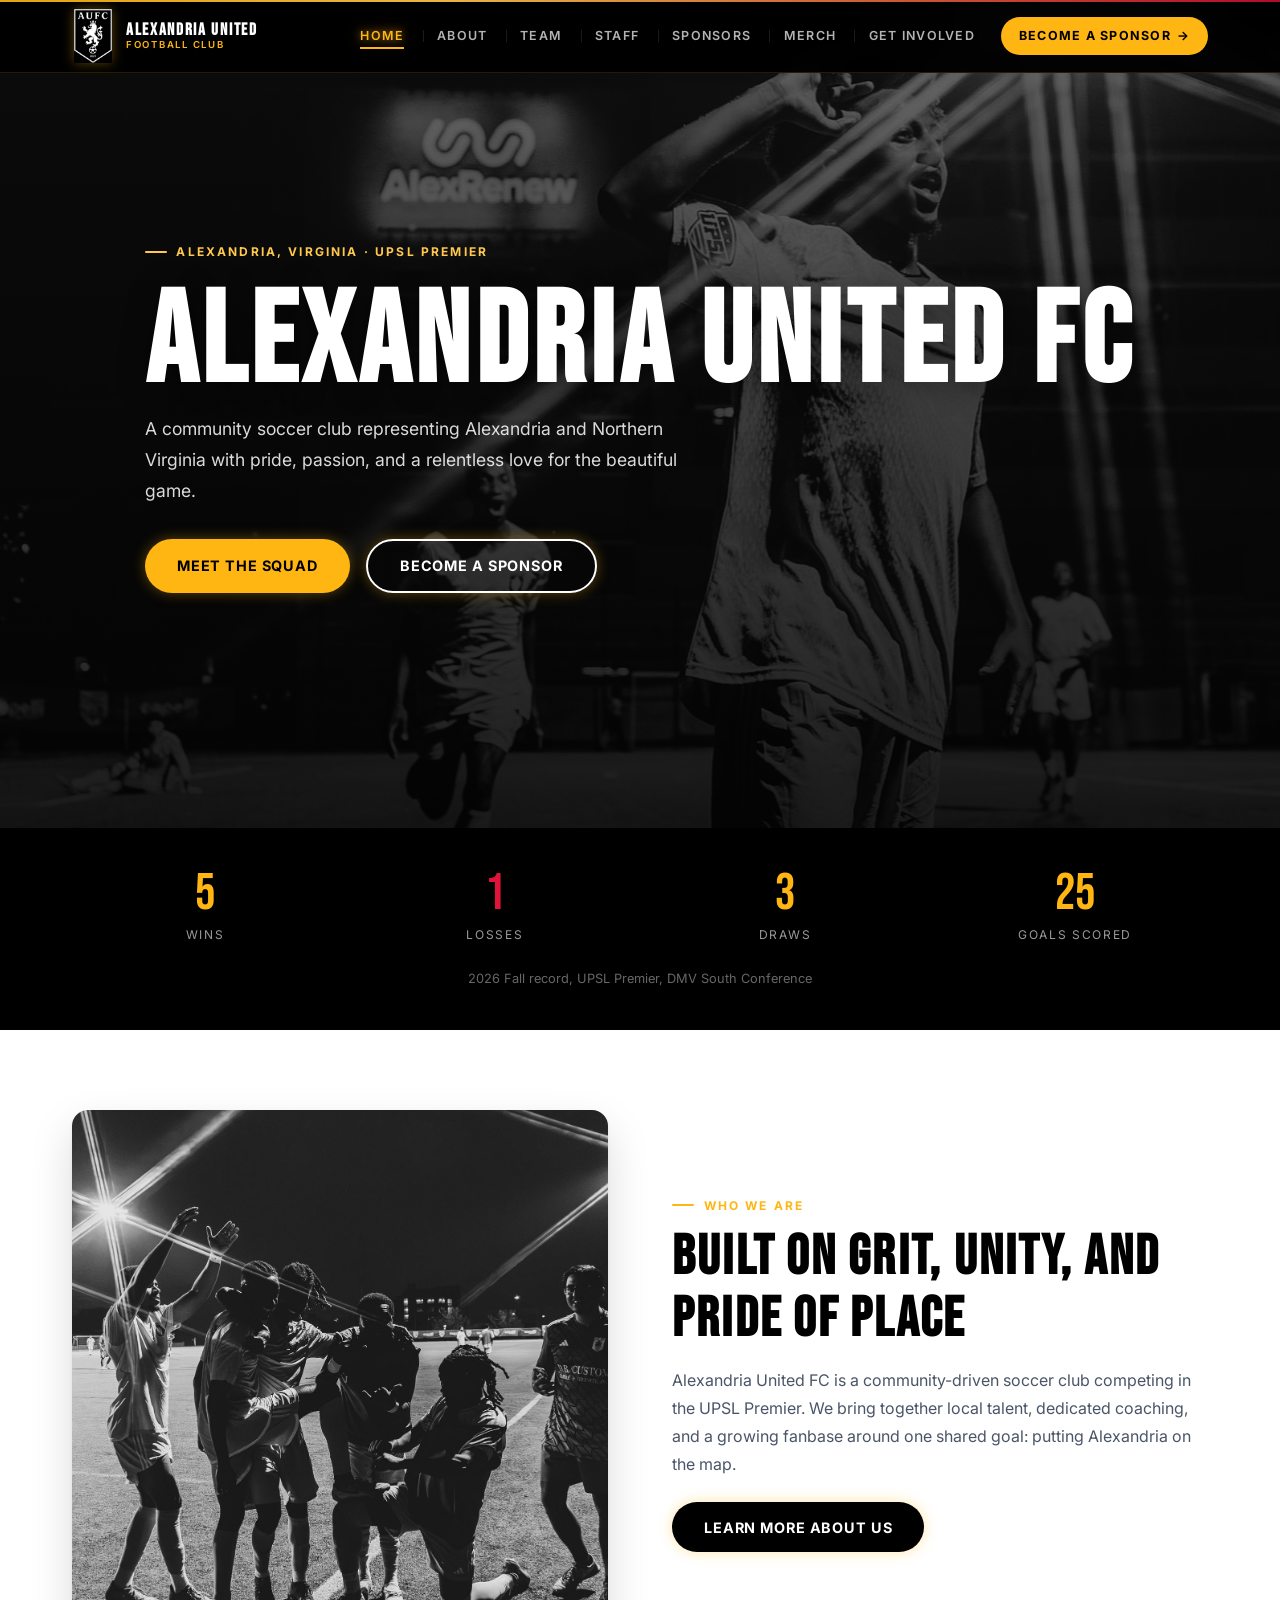
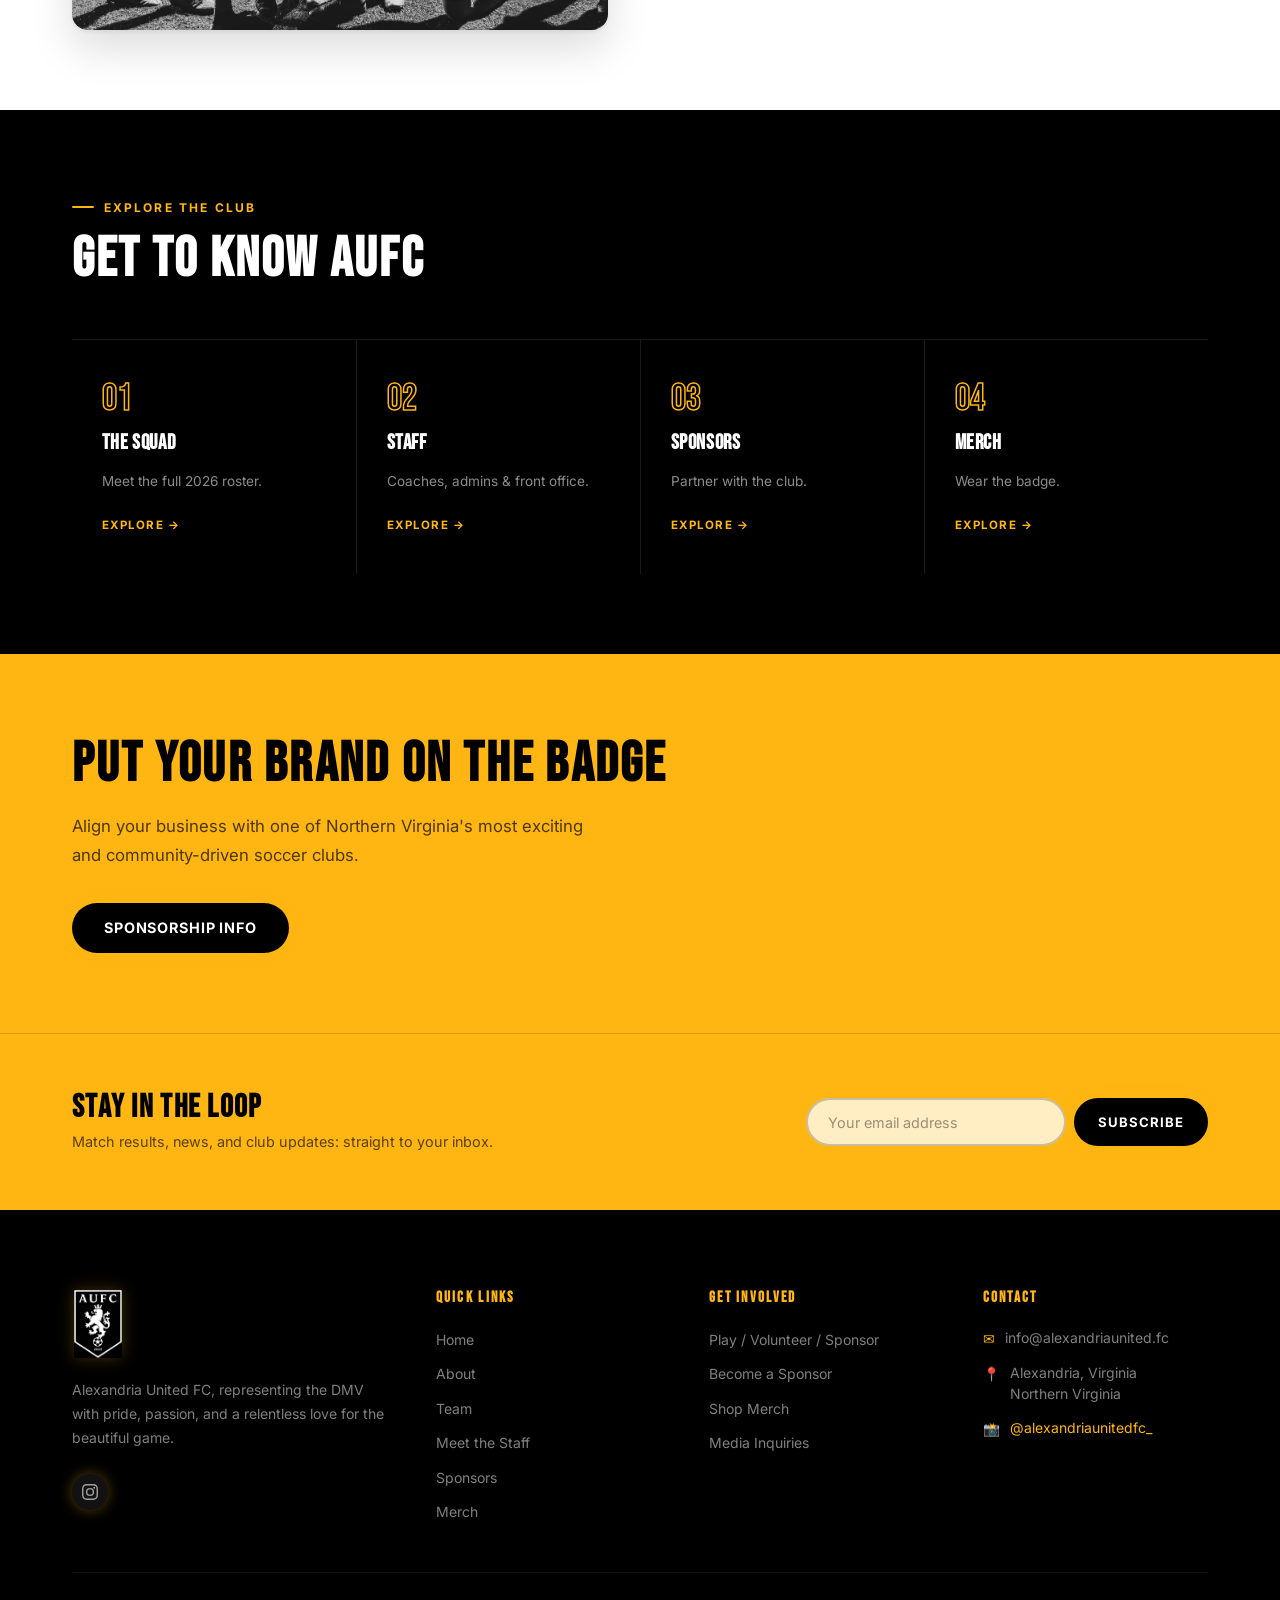
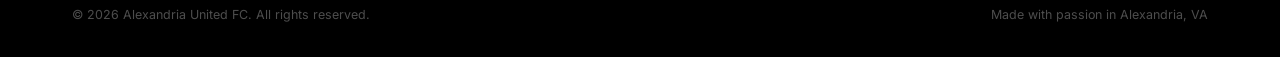
<file: index.html>
<!DOCTYPE html>
<html lang="en">
<head>
  <meta charset="UTF-8">
  <meta name="viewport" content="width=device-width, initial-scale=1.0">
  <title>Alexandria United FC</title>
  <meta name="description" content="Alexandria United FC, a UPSL Premier soccer club representing Alexandria and Northern Virginia with pride, passion, and community.">
  <link rel="icon" type="image/png" href="assets/aufc-crest-color.png">
  <link rel="apple-touch-icon" href="assets/aufc-crest-color.png">
  <link rel="stylesheet" href="styles.css?v=5">
  <style>
    /* ── Hero ── */
    .home-hero {
      position: relative;
      min-height: 92vh;
      display: flex;
      align-items: center;
      overflow: hidden;
      color: #fff;
      background: var(--navy) url('images/goal-celebration.jpg') center 30% / cover no-repeat;
    }
    .home-hero video {
      position: absolute;
      top: 50%; left: 50%;
      min-width: 100%; min-height: 100%;
      width: auto; height: auto;
      transform: translate(-50%, -50%);
      object-fit: cover;
      z-index: 0;
    }
    .home-hero::before {
      content: '';
      position: absolute;
      inset: 0;
      background: linear-gradient(180deg, rgba(0,0,0,0.55) 0%, rgba(0,0,0,0.88) 100%);
      z-index: 1;
    }
    .home-hero .container { position: relative; z-index: 2; text-align: left; }
    .home-hero h1 {
      color: #fff;
      font-size: clamp(3.5rem, 10vw, 8rem);
      text-shadow: 0 4px 30px rgba(0,0,0,0.4);
    }
    .home-hero p {
      max-width: 560px;
      margin: 0 0 2rem;
      color: rgba(255,255,255,0.85);
      font-size: 1.1rem;
    }
    .hero-actions { display: flex; gap: 1rem; justify-content: flex-start; flex-wrap: wrap; }

    /* ── Season stats strip (shared pattern with team.html) ── */
    .season-strip { background: var(--navy); padding: 2.5rem 0; }
    .season-inner {
      display: grid;
      grid-template-columns: repeat(4, 1fr);
      gap: 1.5rem;
      text-align: center;
    }
    .season-stat .stat-num {
      font-family: 'Bebas Neue', sans-serif;
      font-size: clamp(2.2rem, 5vw, 3.2rem);
      color: var(--gold);
      line-height: 1;
    }
    .season-stat .stat-label {
      font-size: 0.75rem; letter-spacing: 0.14em; text-transform: uppercase;
      color: rgba(255,255,255,0.6); margin-top: 0.35rem;
    }
    .season-note { text-align:center; margin-top:1.5rem; font-size:0.8rem; color: rgba(255,255,255,0.4); }
    @media (max-width: 900px) { .season-inner { grid-template-columns: repeat(2, 1fr); gap: 2rem; } }

    /* ── About teaser ── */
    .about-teaser { background: var(--white); }
    .teaser-grid {
      display: grid;
      grid-template-columns: 1fr 1fr;
      gap: 4rem;
      align-items: center;
    }
    .teaser-img { border-radius: var(--radius-lg); overflow: hidden; box-shadow: var(--shadow-lg); }
    .teaser-img img { width: 100%; height: 520px; object-fit: cover; object-position: center 60%; display: block; }
    .teaser-content h2 { color: var(--navy); margin-bottom: 1rem; }
    .teaser-content p { margin-bottom: 1.5rem; }
    @media (max-width: 900px) { .teaser-grid { grid-template-columns: 1fr; gap: 2rem; } }

    /* ── Quick links ── */
    .quick-links { background: var(--navy); }
    .quick-links .section-header h2 { color: var(--white); }
    .quick-links .section-header p { color: rgba(255,255,255,0.55); }
    .quick-grid {
      display: grid;
      grid-template-columns: repeat(4, 1fr);
      border-top: 1px solid rgba(255,255,255,0.1);
    }
    .quick-card {
      display: flex;
      flex-direction: column;
      align-items: flex-start;
      gap: 0.9rem;
      padding: 2.5rem 1.85rem;
      border-left: 1px solid rgba(255,255,255,0.1);
      transition: background var(--transition);
    }
    .quick-card:first-child { border-left: none; }
    .quick-card:hover { background: rgba(255,255,255,0.04); }
    .quick-num {
      font-family: 'Bebas Neue', sans-serif;
      font-size: 2.4rem;
      line-height: 1;
      letter-spacing: 0.02em;
      color: transparent;
      -webkit-text-stroke: 1.5px var(--gold);
    }
    .quick-card h4 {
      font-family: 'Bebas Neue', sans-serif;
      font-size: 1.3rem; letter-spacing: 0.03em; color: var(--white); margin: 0;
    }
    .quick-card p { font-size: 0.85rem; color: rgba(255,255,255,0.55); margin: 0; }
    .quick-arrow {
      margin-top: auto;
      padding-top: 0.5rem;
      font-size: 0.72rem;
      font-weight: 700;
      letter-spacing: 0.1em;
      text-transform: uppercase;
      color: var(--gold);
      transition: color var(--transition);
    }
    .quick-card:hover .quick-arrow { color: var(--gold-light); }
    @media (max-width: 900px) {
      .quick-grid { grid-template-columns: repeat(2, 1fr); }
      .quick-card:nth-child(2) { border-left: none; }
      .quick-card:nth-child(3), .quick-card:nth-child(4) { border-top: 1px solid rgba(255,255,255,0.1); }
    }
    @media (max-width: 480px) {
      .quick-grid { grid-template-columns: 1fr; }
      .quick-card { border-left: none !important; border-top: 1px solid rgba(255,255,255,0.1); }
      .quick-card:first-child { border-top: none; }
    }

    /* ── Sponsor CTA ── */
    .sponsor-cta { background: var(--gold); padding: 5rem 0; text-align: left; }
    .sponsor-cta h2 { color: var(--navy); margin-bottom: 1rem; }
    .sponsor-cta p { color: rgba(0,0,0,0.7); max-width: 520px; margin: 0 0 2rem; font-size: 1.05rem; }
  </style>
  <link rel="stylesheet" href="mobile.css?v=5">
</head>
<body>

<!-- ══ NAV ══════════════════════════════════════════════ -->
<nav>
  <div class="nav-progress"><span class="nav-progress-bar"></span></div>
  <div class="nav-inner">
    <a href="index.html" class="nav-logo">
      <div class="logo-mark"><img src="assets/aufc-crest.png" alt="Alexandria United FC crest"></div>
      <div class="logo-text">
        <strong>Alexandria United</strong>
        <small>Football Club</small>
      </div>
    </a>
    <div class="nav-links">
      <a href="index.html" class="active">Home</a>
      <a href="about.html">About</a>
      <a href="team.html">Team</a>
      <a href="staff.html">Staff</a>
      <a href="sponsors.html">Sponsors</a>
      <a href="merch.html">Merch</a>
      <a href="get-involved.html">Get Involved</a>
      <a href="sponsors.html" class="nav-cta">Become a Sponsor</a>
    </div>
    <button class="nav-hamburger" onclick="this.classList.toggle('open');document.querySelector('.mobile-menu').classList.toggle('open')" aria-label="Menu">
      <span></span><span></span><span></span>
    </button>
  </div>
</nav>
<div class="mobile-menu">
  <a href="index.html">Home</a>
  <a href="about.html">About</a>
  <a href="team.html">Team</a>
  <a href="staff.html">Staff</a>
  <a href="sponsors.html">Sponsors</a>
  <a href="merch.html">Merch</a>
  <a href="get-involved.html">Get Involved</a>
  <a href="sponsors.html">Become a Sponsor</a>
</div>

<!-- ══ HERO ═══════════════════════════════════════════════ -->
<div class="home-hero">
  <video autoplay muted loop playsinline poster="images/goal-celebration.jpg">
    <source src="assets/hero-video.mp4" type="video/mp4">
  </video>
  <div class="container">
    <span class="section-label" style="color:var(--gold-light);">Alexandria, Virginia · UPSL Premier</span>
    <h1>Alexandria United FC</h1>
    <p>A community soccer club representing Alexandria and Northern Virginia with pride, passion, and a relentless love for the beautiful game.</p>
    <div class="hero-actions">
      <a href="team.html" class="btn btn-primary">Meet the Squad</a>
      <a href="sponsors.html" class="btn btn-outline">Become a Sponsor</a>
    </div>
  </div>
</div>

<!-- ══ SEASON STATS ═══════════════════════════════════════ -->
<div class="season-strip">
  <div class="container">
    <div class="season-inner">
      <div class="season-stat"><div class="stat-num">5</div><div class="stat-label">Wins</div></div>
      <div class="season-stat"><div class="stat-num" style="color:var(--red-light);">1</div><div class="stat-label">Losses</div></div>
      <div class="season-stat"><div class="stat-num">3</div><div class="stat-label">Draws</div></div>
      <div class="season-stat"><div class="stat-num">25</div><div class="stat-label">Goals Scored</div></div>
    </div>
    <p class="season-note">2026 Fall record, UPSL Premier, DMV South Conference</p>
  </div>
</div>

<!-- ══ ABOUT TEASER ═══════════════════════════════════════ -->
<section class="about-teaser section">
  <div class="container">
    <div class="teaser-grid">
      <div class="teaser-img">
        <img src="images/team-celebrate.jpg" alt="Alexandria United FC players celebrating together under the floodlights">
      </div>
      <div class="teaser-content">
        <span class="section-label">Who We Are</span>
        <h2>Built on Grit, Unity, and Pride of Place</h2>
        <p>Alexandria United FC is a community-driven soccer club competing in the UPSL Premier. We bring together local talent, dedicated coaching, and a growing fanbase around one shared goal: putting Alexandria on the map.</p>
        <a href="about.html" class="btn btn-navy">Learn More About Us</a>
      </div>
    </div>
  </div>
</section>

<!-- ══ QUICK LINKS ════════════════════════════════════════ -->
<section class="quick-links section">
  <div class="container">
    <div class="section-header">
      <span class="section-label">Explore the Club</span>
      <h2>Get to Know AUFC</h2>
    </div>
    <div class="quick-grid">
      <a href="team.html" class="quick-card">
        <span class="quick-num">01</span>
        <h4>The Squad</h4>
        <p>Meet the full 2026 roster.</p>
        <span class="quick-arrow">Explore &rarr;</span>
      </a>
      <a href="staff.html" class="quick-card">
        <span class="quick-num">02</span>
        <h4>Staff</h4>
        <p>Coaches, admins &amp; front office.</p>
        <span class="quick-arrow">Explore &rarr;</span>
      </a>
      <a href="sponsors.html" class="quick-card">
        <span class="quick-num">03</span>
        <h4>Sponsors</h4>
        <p>Partner with the club.</p>
        <span class="quick-arrow">Explore &rarr;</span>
      </a>
      <a href="merch.html" class="quick-card">
        <span class="quick-num">04</span>
        <h4>Merch</h4>
        <p>Wear the badge.</p>
        <span class="quick-arrow">Explore &rarr;</span>
      </a>
    </div>
  </div>
</section>

<!-- ══ SPONSOR CTA ════════════════════════════════════════ -->
<section class="sponsor-cta">
  <div class="container">
    <h2>Put Your Brand on the Badge</h2>
    <p>Align your business with one of Northern Virginia's most exciting and community-driven soccer clubs.</p>
    <a href="sponsors.html" class="btn btn-navy">Sponsorship Info</a>
  </div>
</section>

<!-- ══ NEWSLETTER ═════════════════════════════════════════ -->
<div class="newsletter-strip">
  <div class="container">
    <div class="newsletter-inner">
      <div>
        <h3>Stay in the Loop</h3>
        <p>Match results, news, and club updates: straight to your inbox.</p>
      </div>
      <form class="newsletter-form" onsubmit="return false;">
        <input type="email" placeholder="Your email address">
        <button type="submit">Subscribe</button>
      </form>
    </div>
  </div>
</div>

<!-- ══ FOOTER ═════════════════════════════════════════════ -->
<footer>
  <div class="container">
    <div class="footer-top">
      <div class="footer-brand">
        <div class="logo-mark"><img src="assets/aufc-crest.png" alt="Alexandria United FC crest"></div>
        <p>Alexandria United FC, representing the DMV with pride, passion, and a relentless love for the beautiful game.</p>
        <div class="footer-socials">
          <a href="https://www.instagram.com/alexandriaunitedfc_/" target="_blank" title="Instagram" rel="noopener" aria-label="Alexandria United FC on Instagram">
            <svg width="16" height="16" fill="currentColor" viewBox="0 0 24 24"><path d="M12 2.163c3.204 0 3.584.012 4.85.07 3.252.148 4.771 1.691 4.919 4.919.058 1.265.069 1.645.069 4.849 0 3.205-.012 3.584-.069 4.849-.149 3.225-1.664 4.771-4.919 4.919-1.266.058-1.644.07-4.85.07-3.204 0-3.584-.012-4.849-.07-3.26-.149-4.771-1.699-4.919-4.92-.058-1.265-.07-1.644-.07-4.849 0-3.204.013-3.583.07-4.849.149-3.227 1.664-4.771 4.919-4.919 1.266-.057 1.645-.069 4.849-.069zM12 0C8.741 0 8.333.014 7.053.072 2.695.272.273 2.69.073 7.052.014 8.333 0 8.741 0 12c0 3.259.014 3.668.072 4.948.2 4.358 2.618 6.78 6.98 6.98C8.333 23.986 8.741 24 12 24c3.259 0 3.668-.014 4.948-.072 4.354-.2 6.782-2.618 6.979-6.98.059-1.28.073-1.689.073-4.948 0-3.259-.014-3.667-.072-4.947-.196-4.354-2.617-6.78-6.979-6.98C15.668.014 15.259 0 12 0zm0 5.838a6.162 6.162 0 100 12.324 6.162 6.162 0 000-12.324zM12 16a4 4 0 110-8 4 4 0 010 8zm6.406-11.845a1.44 1.44 0 100 2.881 1.44 1.44 0 000-2.881z"/></svg>
          </a>
        </div>
      </div>
      <div class="footer-col">
        <h5>Quick Links</h5>
        <ul>
          <li><a href="index.html">Home</a></li>
          <li><a href="about.html">About</a></li>
          <li><a href="team.html">Team</a></li>
          <li><a href="staff.html">Meet the Staff</a></li>
          <li><a href="sponsors.html">Sponsors</a></li>
          <li><a href="merch.html">Merch</a></li>
        </ul>
      </div>
      <div class="footer-col">
        <h5>Get Involved</h5>
        <ul>
          <li><a href="get-involved.html">Play / Volunteer / Sponsor</a></li>
          <li><a href="sponsors.html">Become a Sponsor</a></li>
          <li><a href="merch.html">Shop Merch</a></li>
          <li><a href="mailto:taylor.memon@gmail.com">Media Inquiries</a></li>
        </ul>
      </div>
      <div class="footer-col">
        <h5>Contact</h5>
        <div class="contact-item">
          <span class="ci-icon">✉</span>
          <span>info@alexandriaunited.fc</span>
        </div>
        <div class="contact-item">
          <span class="ci-icon">📍</span>
          <span>Alexandria, Virginia<br>Northern Virginia</span>
        </div>
        <div class="contact-item">
          <span class="ci-icon">📸</span>
          <span><a href="https://www.instagram.com/alexandriaunitedfc_/" target="_blank" style="color:var(--gold)">@alexandriaunitedfc_</a></span>
        </div>
      </div>
    </div>
    <div class="footer-bottom">
      <span>&copy; 2026 Alexandria United FC. All rights reserved.</span>
      <span>Made with passion in Alexandria, VA</span>
    </div>
  </div>
</footer>

<script src="js/nav-scroll.js?v=5"></script>
</body>
</html>
</file>
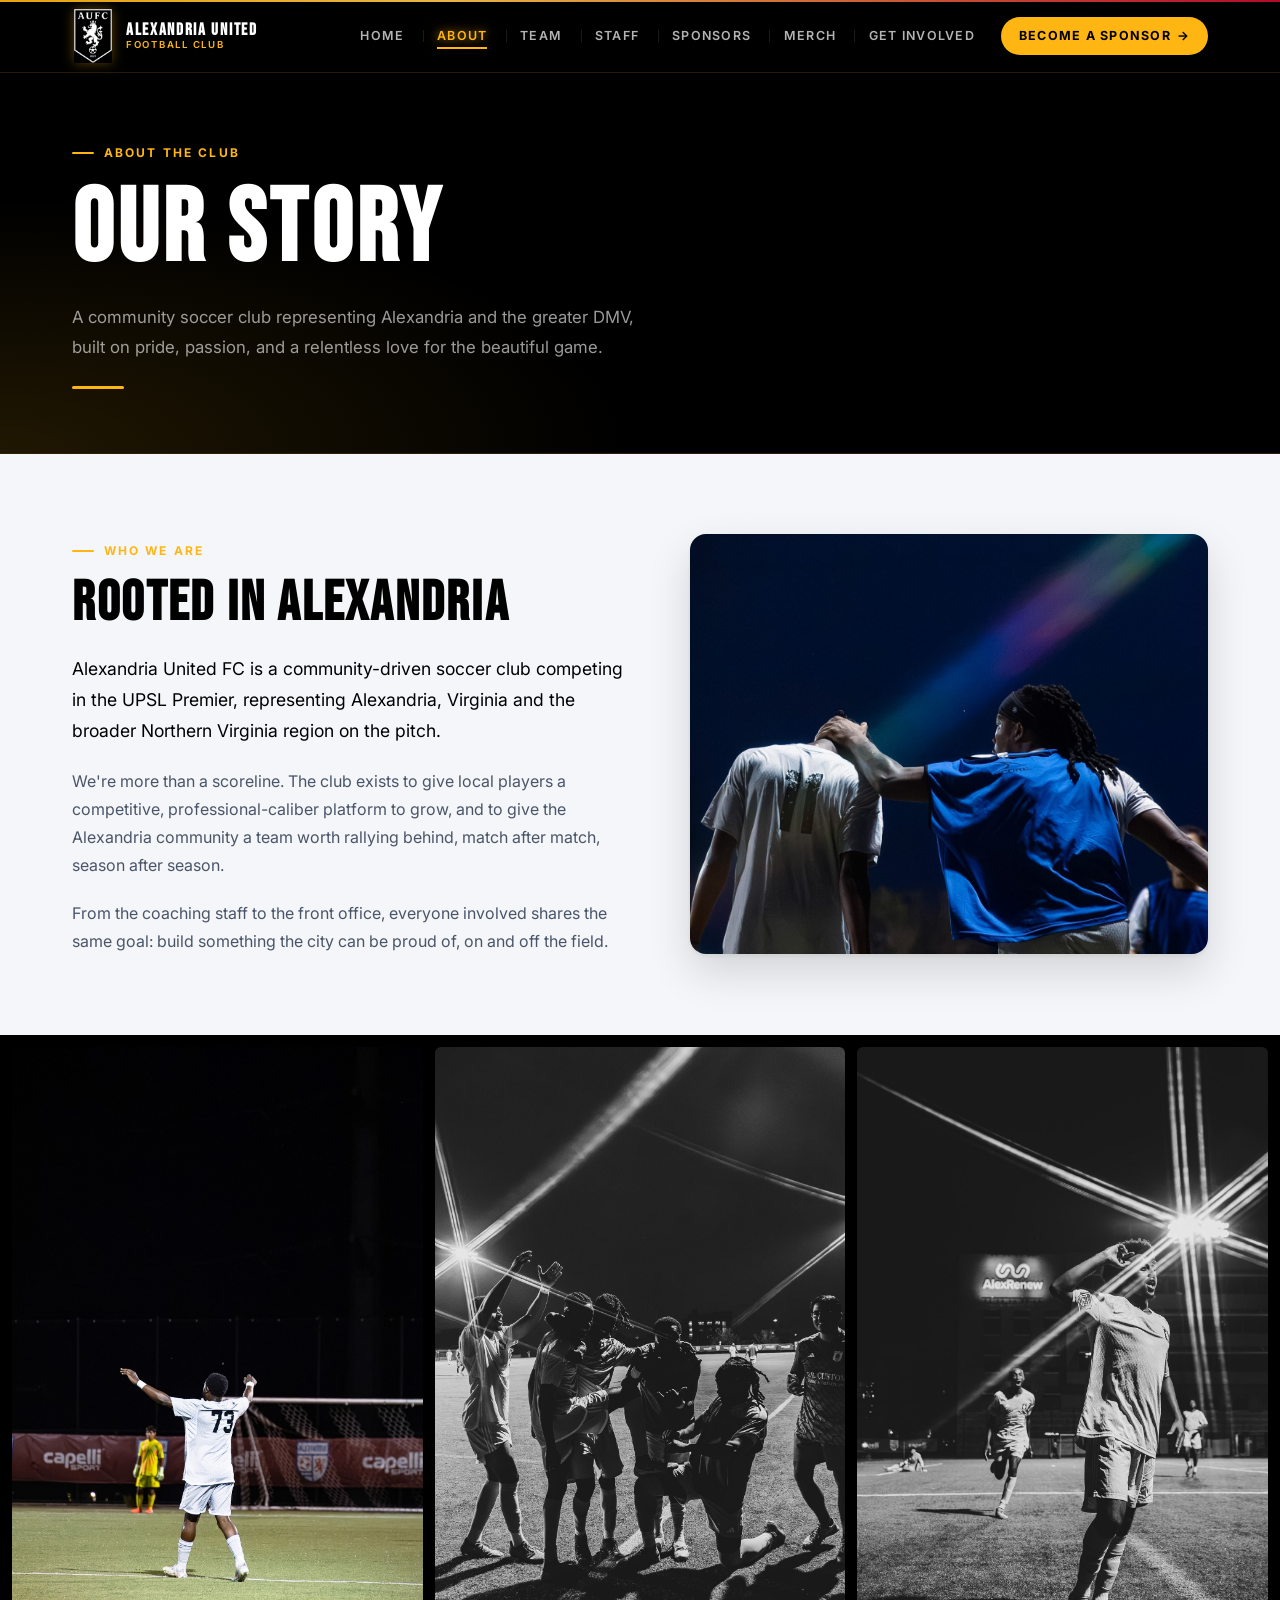
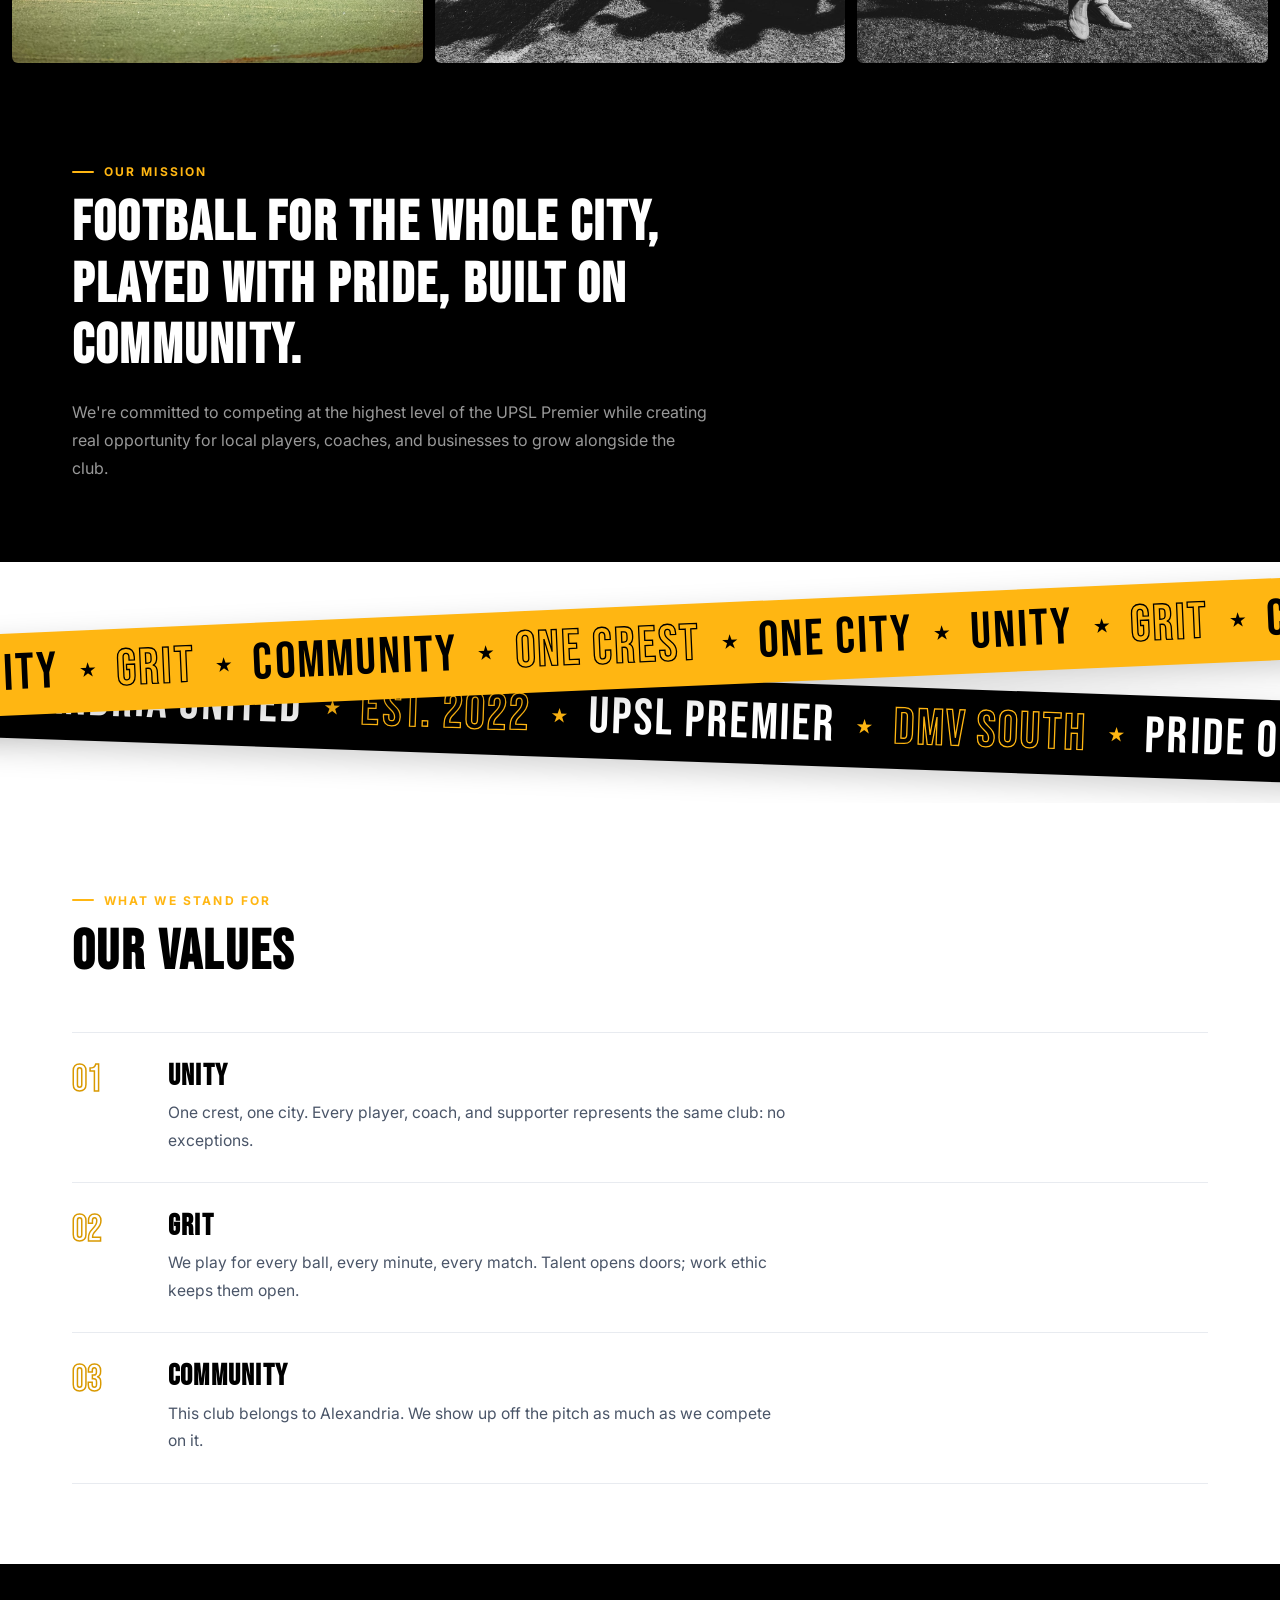
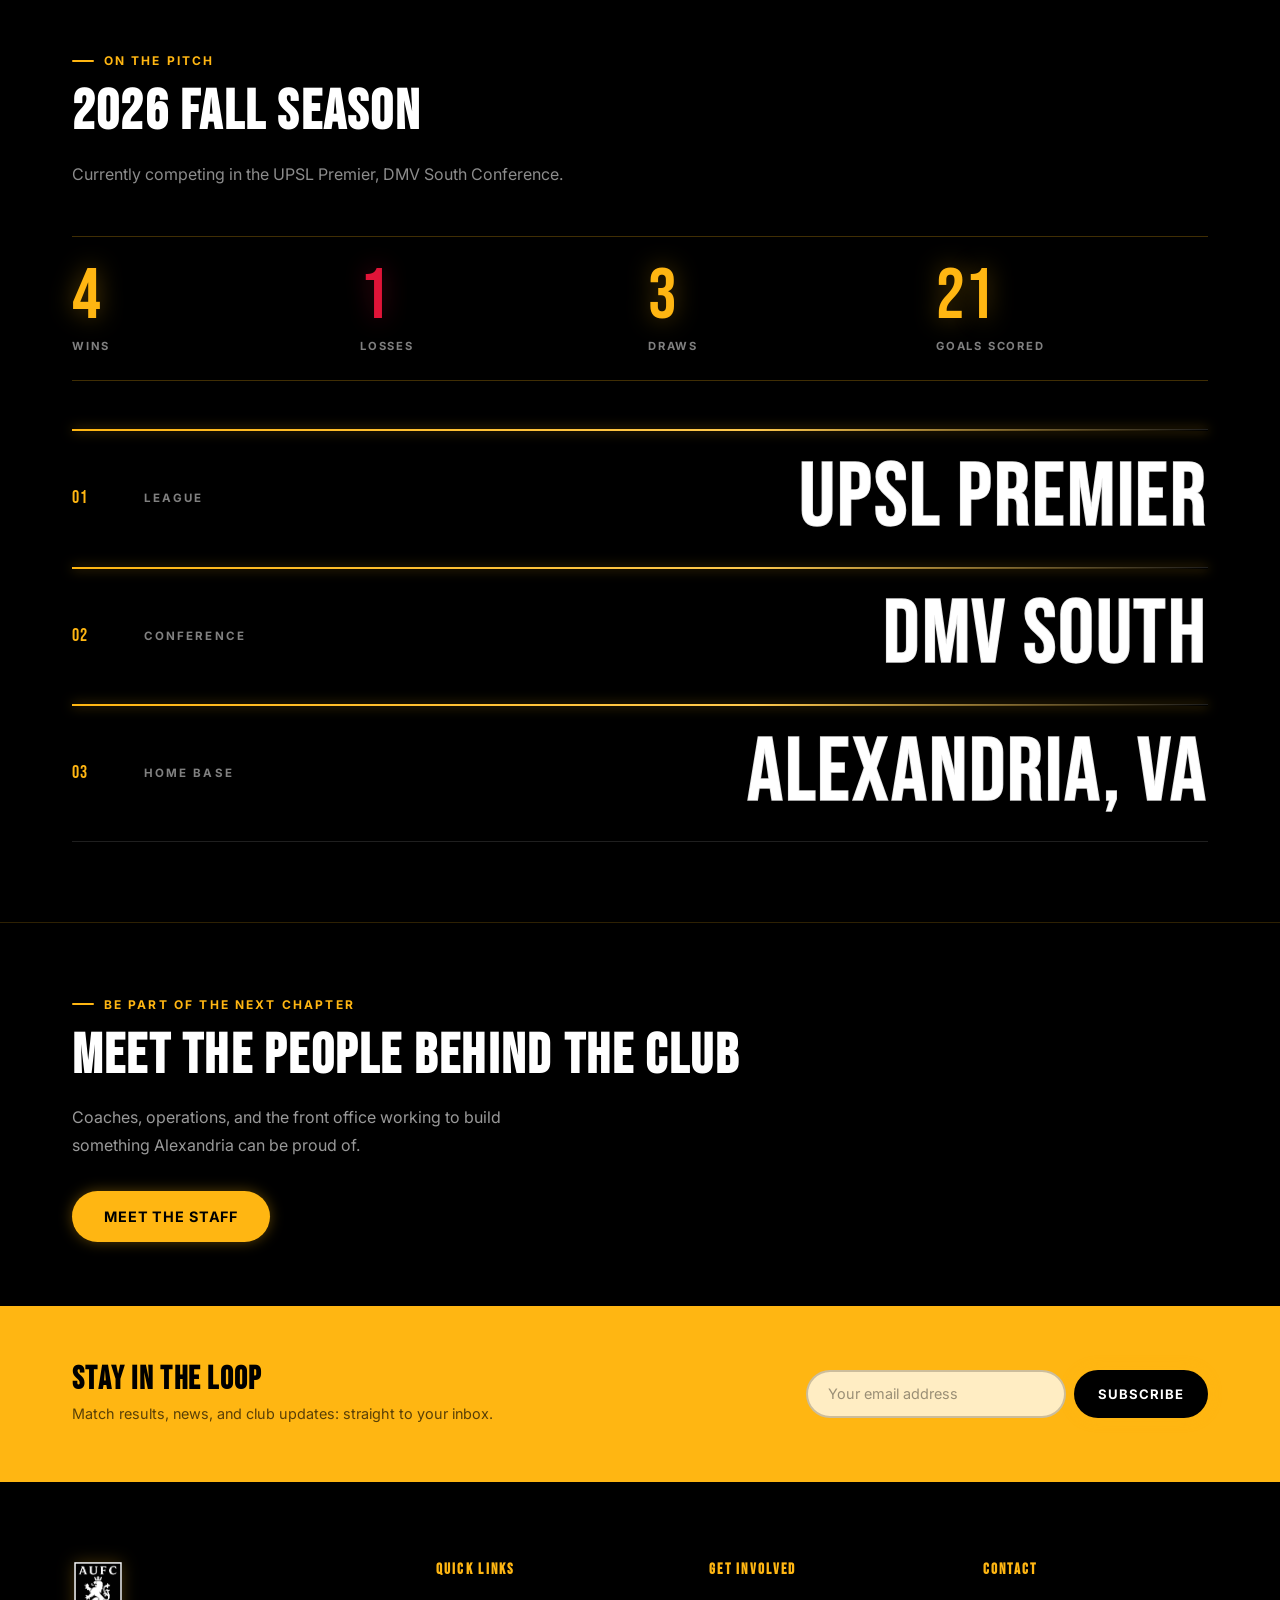
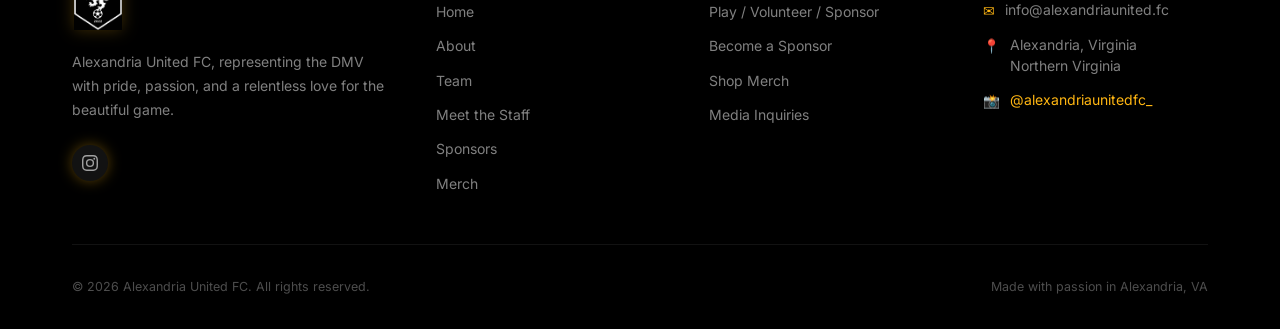
<file: about.html>
<!DOCTYPE html>
<html lang="en">
<head>
  <meta charset="UTF-8">
  <meta name="viewport" content="width=device-width, initial-scale=1.0">
  <title>About | Alexandria United FC</title>
  <meta name="description" content="The mission and values behind Alexandria United FC, a community soccer club competing in the UPSL Premier, DMV South Conference.">
  <link rel="icon" type="image/png" href="assets/aufc-crest-color.png">
  <link rel="apple-touch-icon" href="assets/aufc-crest-color.png">
  <link rel="stylesheet" href="styles.css?v=5">
  <style>
    /* ── About page sections ── */
    .about-hero-block { background: var(--off-white); padding: 5rem 0; }
    .about-hero-grid { display: grid; grid-template-columns: 1.1fr 1fr; gap: 3rem; align-items: center; }
    .about-hero-grid img { border-radius: var(--radius-lg); box-shadow: var(--shadow-lg); width: 100%; height: 420px; object-fit: cover; object-position: center 55%; }
    .about-hero-copy p { margin-top: 1.25rem; }
    .about-hero-copy p:first-of-type { font-size: 1.1rem; color: var(--navy); }

    .mission-section { background: var(--navy); text-align: left; padding: 5rem 0; }
    .mission-section .section-label { color: var(--gold); }
    .mission-section h2 { color: #fff; max-width: 720px; margin: 0; }
    .mission-section p { color: rgba(255,255,255,0.6); max-width: 640px; margin: 1.25rem 0 0; }



    .photo-strip { display: grid; grid-template-columns: repeat(3, 1fr); gap: 0.75rem; padding: 0.75rem; background: var(--navy); }
    .photo-strip img { width: 100%; aspect-ratio: 2/3; object-fit: cover; border-radius: var(--radius); }

    @media (max-width: 900px) {
      .photo-strip { grid-template-columns: 1fr 1fr; }
      .photo-strip img:last-child { display: none; }
      .about-hero-grid { grid-template-columns: 1fr; }
      .about-hero-grid img { height: 320px; }
    }
  </style>
  <link rel="stylesheet" href="mobile.css?v=5">
</head>
<body>

<!-- ══ NAV ══════════════════════════════════════════════ -->
<nav>
  <div class="nav-progress"><span class="nav-progress-bar"></span></div>
  <div class="nav-inner">
    <a href="index.html" class="nav-logo">
      <div class="logo-mark"><img src="assets/aufc-crest.png" alt="Alexandria United FC crest"></div>
      <div class="logo-text">
        <strong>Alexandria United</strong>
        <small>Football Club</small>
      </div>
    </a>
    <div class="nav-links">
      <a href="index.html">Home</a>
      <a href="about.html" class="active">About</a>
      <a href="team.html">Team</a>
      <a href="staff.html">Staff</a>
      <a href="sponsors.html">Sponsors</a>
      <a href="merch.html">Merch</a>
      <a href="get-involved.html">Get Involved</a>
      <a href="sponsors.html" class="nav-cta">Become a Sponsor</a>
    </div>
    <button class="nav-hamburger" onclick="this.classList.toggle('open');document.querySelector('.mobile-menu').classList.toggle('open')" aria-label="Menu">
      <span></span><span></span><span></span>
    </button>
  </div>
</nav>
<div class="mobile-menu">
  <a href="index.html">Home</a>
  <a href="about.html">About</a>
  <a href="team.html">Team</a>
  <a href="staff.html">Staff</a>
  <a href="sponsors.html">Sponsors</a>
  <a href="merch.html">Merch</a>
  <a href="get-involved.html">Get Involved</a>
  <a href="sponsors.html">Become a Sponsor</a>
</div>

<!-- ══ PAGE HERO ══════════════════════════════════════════ -->
<div class="page-hero">
  <div class="container">
    <span class="section-label">About the Club</span>
    <h1>Our Story</h1>
    <p>A community soccer club representing Alexandria and the greater DMV, built on pride, passion, and a relentless love for the beautiful game.</p>
    <div class="gold-line"></div>
  </div>
</div>

<!-- ══ ABOUT HERO ═════════════════════════════════════════ -->
<section class="about-hero-block">
  <div class="container">
    <div class="about-hero-grid">
      <div class="about-hero-copy">
        <span class="section-label">Who We Are</span>
        <h2 style="color:var(--navy); margin-bottom:0.5rem;">Rooted in Alexandria</h2>
        <p>Alexandria United FC is a community-driven soccer club competing in the UPSL Premier, representing Alexandria, Virginia and the broader Northern Virginia region on the pitch.</p>
        <p>We're more than a scoreline. The club exists to give local players a competitive, professional-caliber platform to grow, and to give the Alexandria community a team worth rallying behind, match after match, season after season.</p>
        <p>From the coaching staff to the front office, everyone involved shares the same goal: build something the city can be proud of, on and off the field.</p>
      </div>
      <img src="images/teammates-night.jpg" alt="An Alexandria United FC player congratulating the number 11 after a goal">
    </div>
  </div>
</section>

<!-- ══ PHOTO STRIP ══════════════════════════════════════ -->
<div class="photo-strip">
  <img src="images/player-celebration.jpg" alt="Number 73 celebrating with arms raised in front of the goal" loading="lazy">
  <img src="images/team-celebrate.jpg" alt="The squad celebrating together on the touchline" loading="lazy">
  <img src="images/goal-celebration.jpg" alt="A player celebrating a goal under the floodlights" loading="lazy">
</div>

<!-- ══ MISSION ════════════════════════════════════════════ -->
<section class="mission-section">
  <div class="container">
    <span class="section-label">Our Mission</span>
    <h2>Football for the whole city, played with pride, built on community.</h2>
    <p>We're committed to competing at the highest level of the UPSL Premier while creating real opportunity for local players, coaches, and businesses to grow alongside the club.</p>
  </div>
</section>

<!-- ══ VALUES ═════════════════════════════════════════════ -->
<div class="ticker-stage" role="img" aria-label="Unity · Grit · Community · One Crest · One City">
  <div class="ticker gold tilt-up">
    <div class="ticker-track">
      <div class="ticker-group"><span class="ticker-item">Unity</span><span class="ticker-star">&#9733;</span><span class="ticker-item outline">Grit</span><span class="ticker-star">&#9733;</span><span class="ticker-item">Community</span><span class="ticker-star">&#9733;</span><span class="ticker-item outline">One Crest</span><span class="ticker-star">&#9733;</span><span class="ticker-item">One City</span><span class="ticker-star">&#9733;</span></div>
      <div class="ticker-group"><span class="ticker-item">Unity</span><span class="ticker-star">&#9733;</span><span class="ticker-item outline">Grit</span><span class="ticker-star">&#9733;</span><span class="ticker-item">Community</span><span class="ticker-star">&#9733;</span><span class="ticker-item outline">One Crest</span><span class="ticker-star">&#9733;</span><span class="ticker-item">One City</span><span class="ticker-star">&#9733;</span></div>
      <div class="ticker-group"><span class="ticker-item">Unity</span><span class="ticker-star">&#9733;</span><span class="ticker-item outline">Grit</span><span class="ticker-star">&#9733;</span><span class="ticker-item">Community</span><span class="ticker-star">&#9733;</span><span class="ticker-item outline">One Crest</span><span class="ticker-star">&#9733;</span><span class="ticker-item">One City</span><span class="ticker-star">&#9733;</span></div>
      <div class="ticker-group"><span class="ticker-item">Unity</span><span class="ticker-star">&#9733;</span><span class="ticker-item outline">Grit</span><span class="ticker-star">&#9733;</span><span class="ticker-item">Community</span><span class="ticker-star">&#9733;</span><span class="ticker-item outline">One Crest</span><span class="ticker-star">&#9733;</span><span class="ticker-item">One City</span><span class="ticker-star">&#9733;</span></div>
    </div>
  </div>
  <div class="ticker dark tilt-down reverse">
    <div class="ticker-track">
      <div class="ticker-group"><span class="ticker-item">Alexandria United</span><span class="ticker-star">&#9733;</span><span class="ticker-item outline">Est. 2022</span><span class="ticker-star">&#9733;</span><span class="ticker-item">UPSL Premier</span><span class="ticker-star">&#9733;</span><span class="ticker-item outline">DMV South</span><span class="ticker-star">&#9733;</span><span class="ticker-item">Pride of Place</span><span class="ticker-star">&#9733;</span></div>
      <div class="ticker-group"><span class="ticker-item">Alexandria United</span><span class="ticker-star">&#9733;</span><span class="ticker-item outline">Est. 2022</span><span class="ticker-star">&#9733;</span><span class="ticker-item">UPSL Premier</span><span class="ticker-star">&#9733;</span><span class="ticker-item outline">DMV South</span><span class="ticker-star">&#9733;</span><span class="ticker-item">Pride of Place</span><span class="ticker-star">&#9733;</span></div>
      <div class="ticker-group"><span class="ticker-item">Alexandria United</span><span class="ticker-star">&#9733;</span><span class="ticker-item outline">Est. 2022</span><span class="ticker-star">&#9733;</span><span class="ticker-item">UPSL Premier</span><span class="ticker-star">&#9733;</span><span class="ticker-item outline">DMV South</span><span class="ticker-star">&#9733;</span><span class="ticker-item">Pride of Place</span><span class="ticker-star">&#9733;</span></div>
      <div class="ticker-group"><span class="ticker-item">Alexandria United</span><span class="ticker-star">&#9733;</span><span class="ticker-item outline">Est. 2022</span><span class="ticker-star">&#9733;</span><span class="ticker-item">UPSL Premier</span><span class="ticker-star">&#9733;</span><span class="ticker-item outline">DMV South</span><span class="ticker-star">&#9733;</span><span class="ticker-item">Pride of Place</span><span class="ticker-star">&#9733;</span></div>
    </div>
  </div>
</div>

<section class="section" style="background:var(--white);">
  <div class="container">
    <div class="section-header" style="text-align:left;">
      <span class="section-label">What We Stand For</span>
      <h2>Our Values</h2>
    </div>
    <div class="line-list">
      <div class="line-row">
        <span class="line-num">01</span>
        <div>
          <h3>Unity</h3>
          <p>One crest, one city. Every player, coach, and supporter represents the same club: no exceptions.</p>
        </div>
      </div>
      <div class="line-row">
        <span class="line-num">02</span>
        <div>
          <h3>Grit</h3>
          <p>We play for every ball, every minute, every match. Talent opens doors; work ethic keeps them open.</p>
        </div>
      </div>
      <div class="line-row">
        <span class="line-num">03</span>
        <div>
          <h3>Community</h3>
          <p>This club belongs to Alexandria. We show up off the pitch as much as we compete on it.</p>
        </div>
      </div>
    </div>
  </div>
</section>

<!-- ══ SEASON BOARD ═══════════════════════════════════════ -->
<section class="season-board">
  <div class="container">
    <div class="section-header">
      <span class="section-label">On the Pitch</span>
      <h2>2026 Fall Season</h2>
      <p>Currently competing in the UPSL Premier, DMV South Conference.</p>
    </div>

    <div class="board-record reveal">
      <div class="record-item"><span class="record-num" data-count="5">5</span><span class="record-label">Wins</span></div>
      <div class="record-item"><span class="record-num loss" data-count="1">1</span><span class="record-label">Losses</span></div>
      <div class="record-item"><span class="record-num" data-count="3">3</span><span class="record-label">Draws</span></div>
      <div class="record-item"><span class="record-num" data-count="25">25</span><span class="record-label">Goals Scored</span></div>
    </div>

    <div class="board">
      <div class="board-row reveal">
        <span class="board-idx">01</span>
        <span class="board-label">League</span>
        <span class="board-value">UPSL Premier</span>
      </div>
      <div class="board-row reveal">
        <span class="board-idx">02</span>
        <span class="board-label">Conference</span>
        <span class="board-value">DMV South</span>
      </div>
      <div class="board-row reveal">
        <span class="board-idx">03</span>
        <span class="board-label">Home Base</span>
        <span class="board-value">Alexandria, VA</span>
      </div>
    </div>
  </div>
</section>

<!-- ══ CTA ════════════════════════════════════════════════ -->
<section class="section-dark" style="background:var(--navy); padding:4rem 0; text-align:left;">
  <div class="container">
    <span class="section-label">Be Part of the Next Chapter</span>
    <h2 style="color:#fff; margin-bottom:1rem;">Meet the People Behind the Club</h2>
    <p style="color:rgba(255,255,255,0.6); max-width:480px; margin:0 0 2rem;">Coaches, operations, and the front office working to build something Alexandria can be proud of.</p>
    <a href="staff.html" class="btn btn-primary">Meet the Staff</a>
  </div>
</section>

<!-- ══ NEWSLETTER ═════════════════════════════════════════ -->
<div class="newsletter-strip">
  <div class="container">
    <div class="newsletter-inner">
      <div>
        <h3>Stay in the Loop</h3>
        <p>Match results, news, and club updates: straight to your inbox.</p>
      </div>
      <form class="newsletter-form" onsubmit="return false;">
        <input type="email" placeholder="Your email address">
        <button type="submit">Subscribe</button>
      </form>
    </div>
  </div>
</div>

<!-- ══ FOOTER ═════════════════════════════════════════════ -->
<footer>
  <div class="container">
    <div class="footer-top">
      <div class="footer-brand">
        <div class="logo-mark"><img src="assets/aufc-crest.png" alt="Alexandria United FC crest"></div>
        <p>Alexandria United FC, representing the DMV with pride, passion, and a relentless love for the beautiful game.</p>
        <div class="footer-socials">
          <a href="https://www.instagram.com/alexandriaunitedfc_/" target="_blank" title="Instagram" rel="noopener" aria-label="Alexandria United FC on Instagram">
            <svg width="16" height="16" fill="currentColor" viewBox="0 0 24 24"><path d="M12 2.163c3.204 0 3.584.012 4.85.07 3.252.148 4.771 1.691 4.919 4.919.058 1.265.069 1.645.069 4.849 0 3.205-.012 3.584-.069 4.849-.149 3.225-1.664 4.771-4.919 4.919-1.266.058-1.644.07-4.85.07-3.204 0-3.584-.012-4.849-.07-3.26-.149-4.771-1.699-4.919-4.92-.058-1.265-.07-1.644-.07-4.849 0-3.204.013-3.583.07-4.849.149-3.227 1.664-4.771 4.919-4.919 1.266-.057 1.645-.069 4.849-.069zM12 0C8.741 0 8.333.014 7.053.072 2.695.272.273 2.69.073 7.052.014 8.333 0 8.741 0 12c0 3.259.014 3.668.072 4.948.2 4.358 2.618 6.78 6.98 6.98C8.333 23.986 8.741 24 12 24c3.259 0 3.668-.014 4.948-.072 4.354-.2 6.782-2.618 6.979-6.98.059-1.28.073-1.689.073-4.948 0-3.259-.014-3.667-.072-4.947-.196-4.354-2.617-6.78-6.979-6.98C15.668.014 15.259 0 12 0zm0 5.838a6.162 6.162 0 100 12.324 6.162 6.162 0 000-12.324zM12 16a4 4 0 110-8 4 4 0 010 8zm6.406-11.845a1.44 1.44 0 100 2.881 1.44 1.44 0 000-2.881z"/></svg>
          </a>
        </div>
      </div>
      <div class="footer-col">
        <h5>Quick Links</h5>
        <ul>
          <li><a href="index.html">Home</a></li>
          <li><a href="about.html">About</a></li>
          <li><a href="team.html">Team</a></li>
          <li><a href="staff.html">Meet the Staff</a></li>
          <li><a href="sponsors.html">Sponsors</a></li>
          <li><a href="merch.html">Merch</a></li>
        </ul>
      </div>
      <div class="footer-col">
        <h5>Get Involved</h5>
        <ul>
          <li><a href="get-involved.html">Play / Volunteer / Sponsor</a></li>
          <li><a href="sponsors.html">Become a Sponsor</a></li>
          <li><a href="merch.html">Shop Merch</a></li>
          <li><a href="mailto:taylor.memon@gmail.com">Media Inquiries</a></li>
        </ul>
      </div>
      <div class="footer-col">
        <h5>Contact</h5>
        <div class="contact-item">
          <span class="ci-icon">✉</span>
          <span>info@alexandriaunited.fc</span>
        </div>
        <div class="contact-item">
          <span class="ci-icon">📍</span>
          <span>Alexandria, Virginia<br>Northern Virginia</span>
        </div>
        <div class="contact-item">
          <span class="ci-icon">📸</span>
          <span><a href="https://www.instagram.com/alexandriaunitedfc_/" target="_blank" style="color:var(--gold)">@alexandriaunitedfc_</a></span>
        </div>
      </div>
    </div>
    <div class="footer-bottom">
      <span>&copy; 2026 Alexandria United FC. All rights reserved.</span>
      <span>Made with passion in Alexandria, VA</span>
    </div>
  </div>
</footer>

<script src="js/nav-scroll.js?v=5"></script>
</body>
</html>
</file>
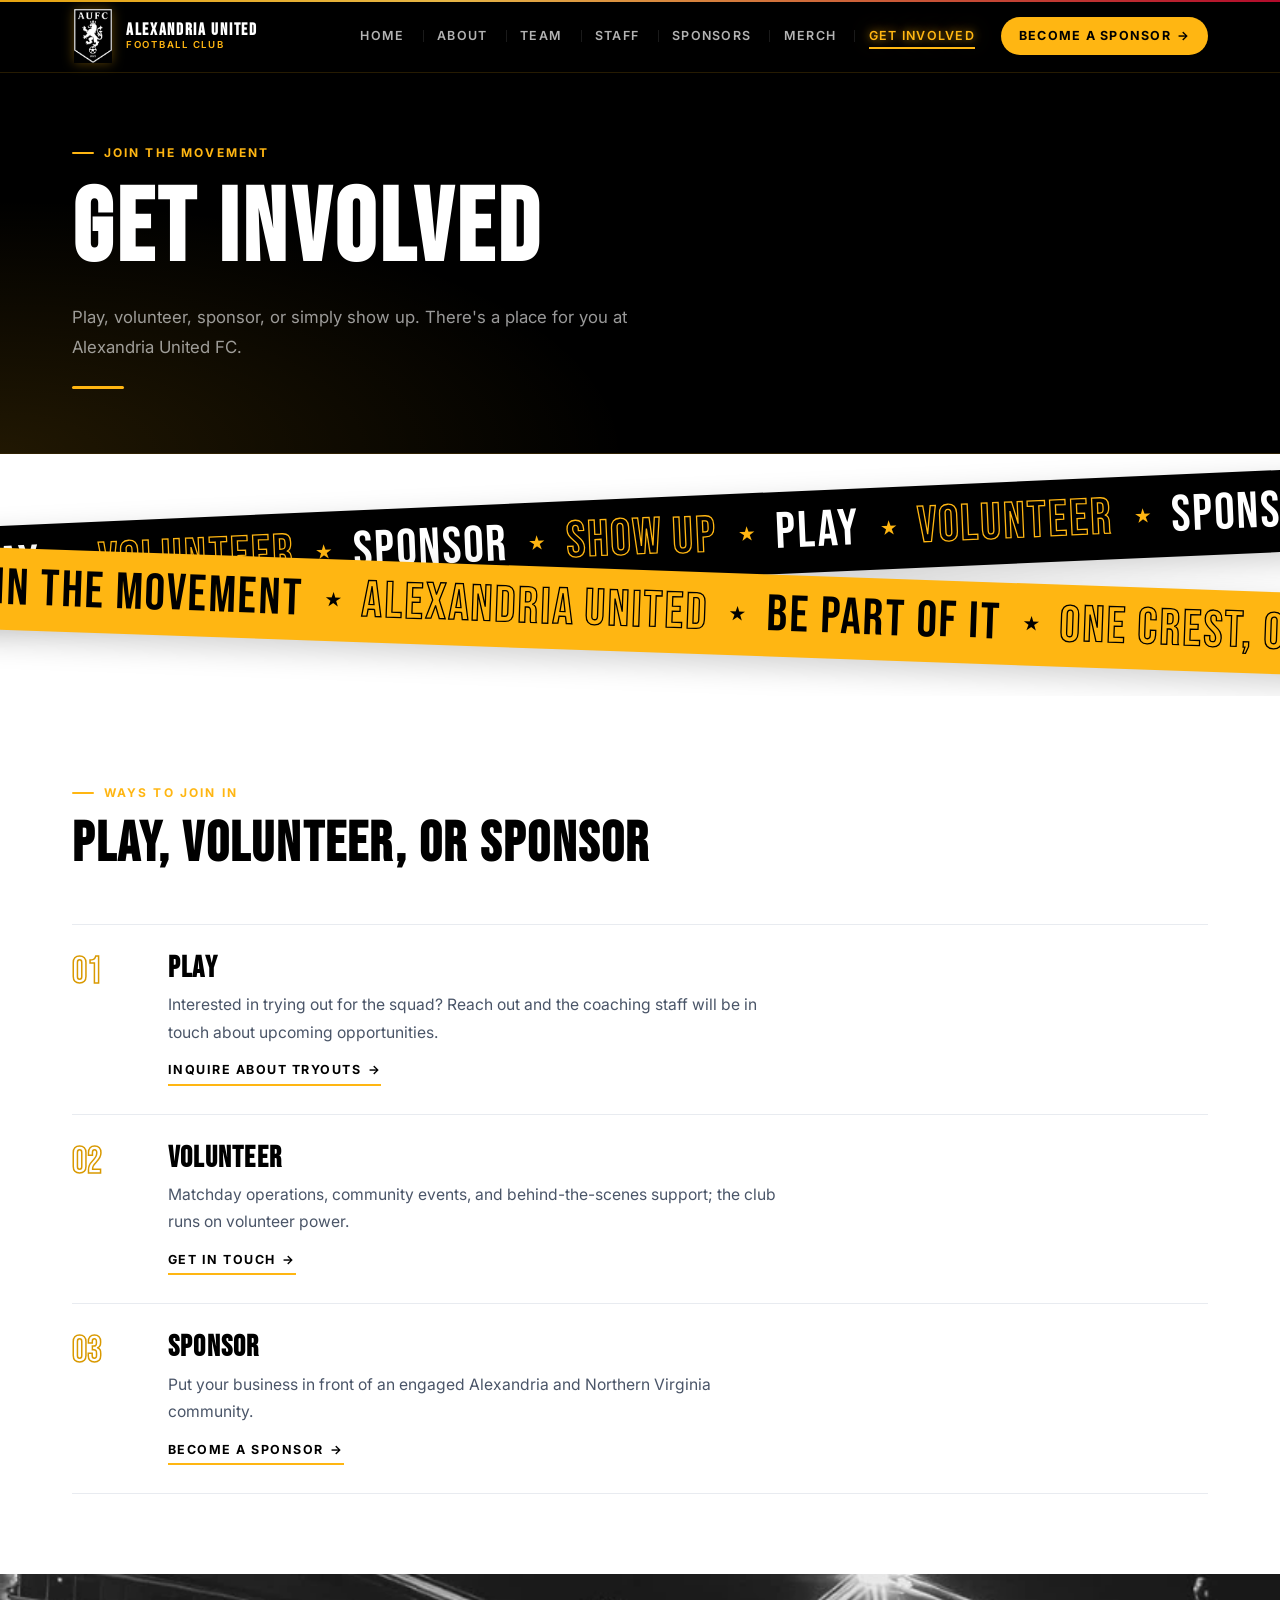
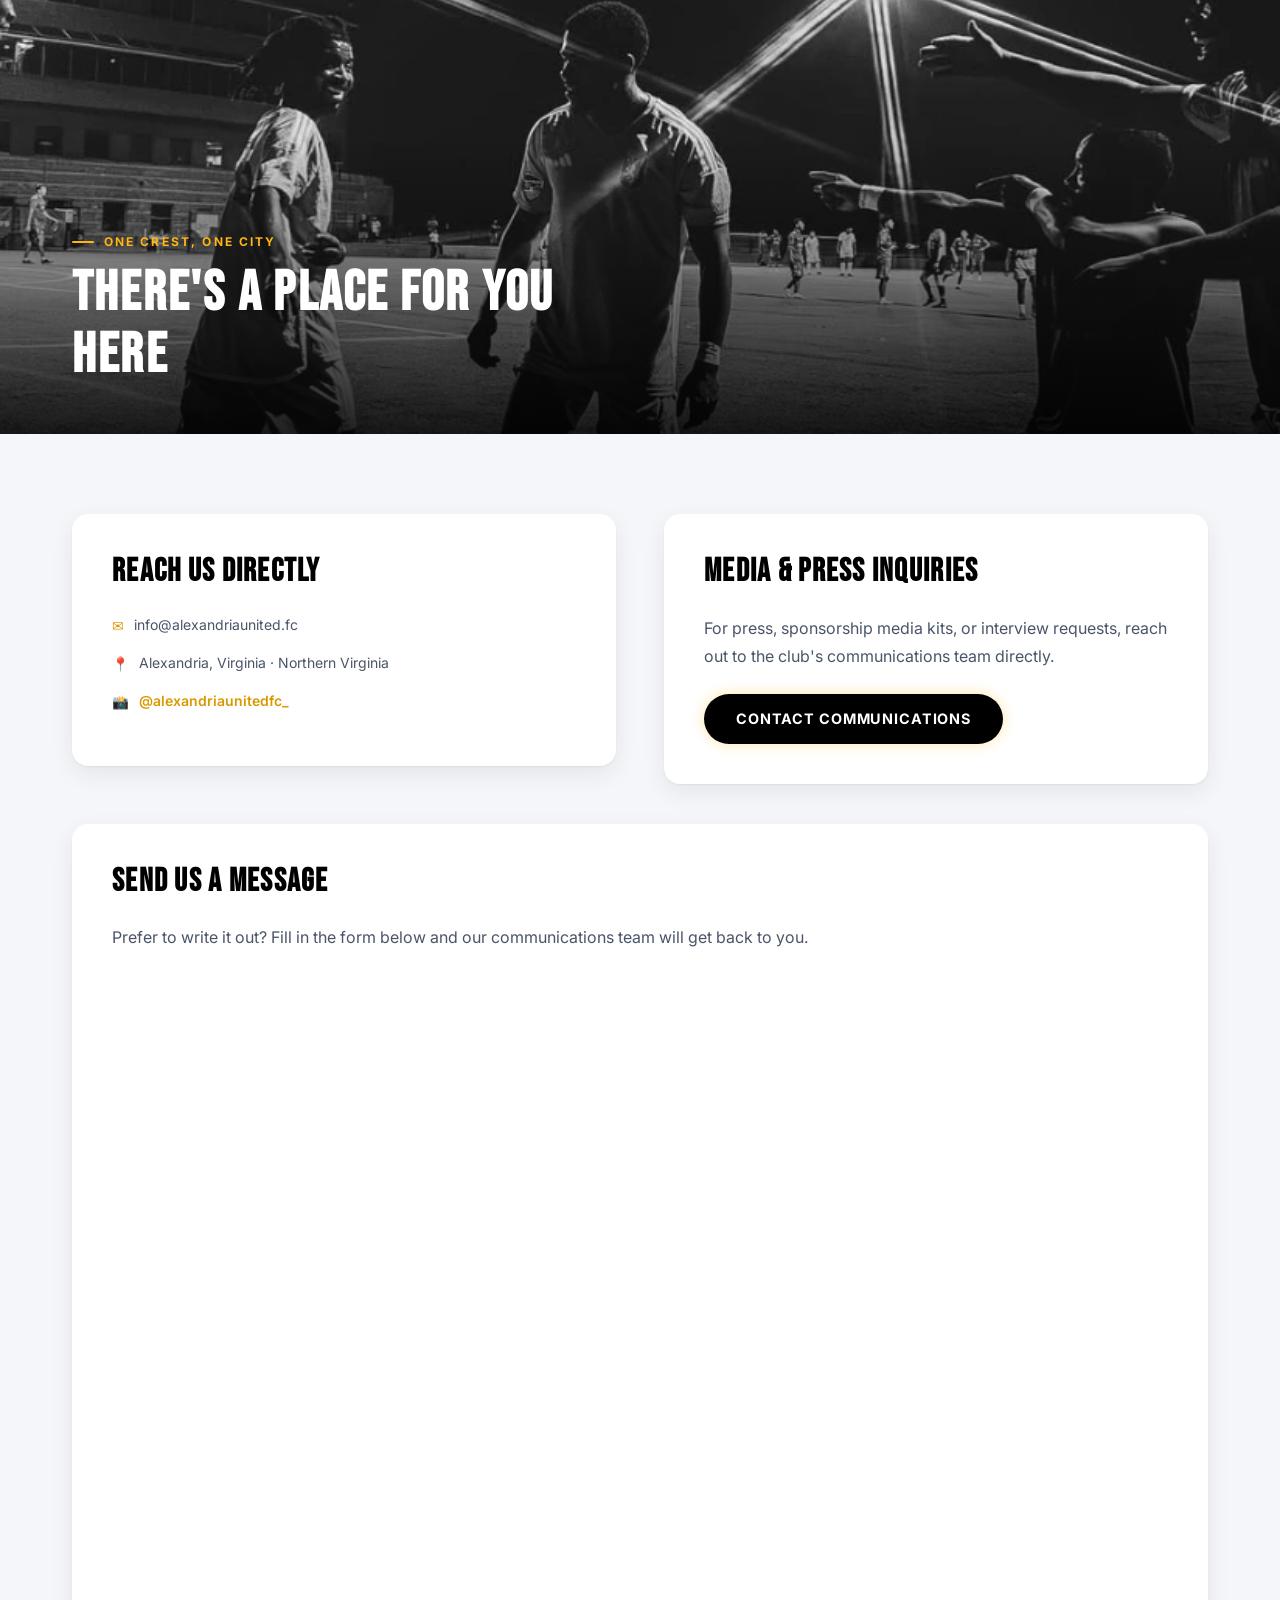
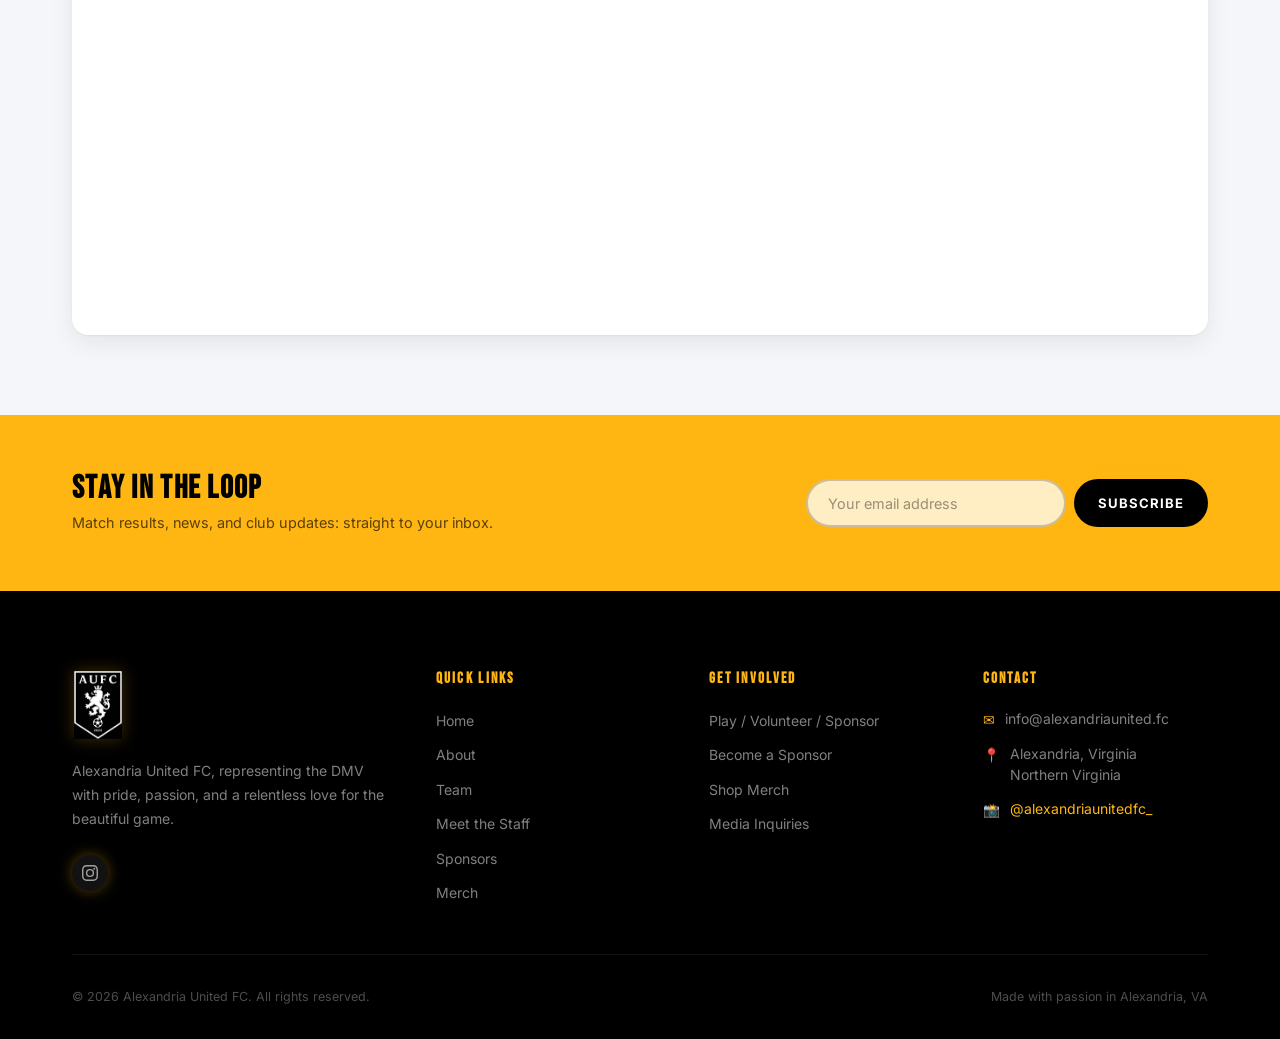
<file: get-involved.html>
<!DOCTYPE html>
<html lang="en">
<head>
  <meta charset="UTF-8">
  <meta name="viewport" content="width=device-width, initial-scale=1.0">
  <title>Get Involved | Alexandria United FC</title>
  <meta name="description" content="Play, volunteer, or sponsor Alexandria United FC. Here's how to get involved with the club.">
  <link rel="icon" type="image/png" href="assets/aufc-crest-color.png">
  <link rel="apple-touch-icon" href="assets/aufc-crest-color.png">
  <link rel="stylesheet" href="styles.css?v=5">
  <style>

    .contact-section { background: var(--off-white); padding: 5rem 0; }
    .contact-grid { display: grid; grid-template-columns: 1fr 1fr; gap: 3rem; align-items: start; }
    .contact-card { background: var(--white); border-radius: var(--radius-lg); box-shadow: var(--shadow); padding: 2.5rem; }
    .contact-card h3 { color: var(--navy); margin-bottom: 1.5rem; }

    .contact-form-card { margin-top: 2.5rem; }
    .form-embed-wrap { max-width: 640px; margin: 0 auto; border-radius: var(--radius); overflow: hidden; }
    .form-embed-wrap iframe { display: block; width: 100%; height: 920px; border: none; }

    @media (max-width: 900px) {
      .contact-grid { grid-template-columns: 1fr; }
    }
    @media (max-width: 480px) {
      .form-embed-wrap iframe { height: 1050px; }
    }
  </style>
  <link rel="stylesheet" href="mobile.css?v=5">
</head>
<body>

<!-- ══ NAV ══════════════════════════════════════════════ -->
<nav>
  <div class="nav-progress"><span class="nav-progress-bar"></span></div>
  <div class="nav-inner">
    <a href="index.html" class="nav-logo">
      <div class="logo-mark"><img src="assets/aufc-crest.png" alt="Alexandria United FC crest"></div>
      <div class="logo-text">
        <strong>Alexandria United</strong>
        <small>Football Club</small>
      </div>
    </a>
    <div class="nav-links">
      <a href="index.html">Home</a>
      <a href="about.html">About</a>
      <a href="team.html">Team</a>
      <a href="staff.html">Staff</a>
      <a href="sponsors.html">Sponsors</a>
      <a href="merch.html">Merch</a>
      <a href="get-involved.html" class="active">Get Involved</a>
      <a href="sponsors.html" class="nav-cta">Become a Sponsor</a>
    </div>
    <button class="nav-hamburger" onclick="this.classList.toggle('open');document.querySelector('.mobile-menu').classList.toggle('open')" aria-label="Menu">
      <span></span><span></span><span></span>
    </button>
  </div>
</nav>
<div class="mobile-menu">
  <a href="index.html">Home</a>
  <a href="about.html">About</a>
  <a href="team.html">Team</a>
  <a href="staff.html">Staff</a>
  <a href="sponsors.html">Sponsors</a>
  <a href="merch.html">Merch</a>
  <a href="get-involved.html">Get Involved</a>
  <a href="sponsors.html">Become a Sponsor</a>
</div>

<!-- ══ PAGE HERO ══════════════════════════════════════════ -->
<div class="page-hero">
  <div class="container">
    <span class="section-label">Join the Movement</span>
    <h1>Get Involved</h1>
    <p>Play, volunteer, sponsor, or simply show up. There's a place for you at Alexandria United FC.</p>
    <div class="gold-line"></div>
  </div>
</div>

<!-- ══ WAYS TO GET INVOLVED ═══════════════════════════════ -->
<div class="ticker-stage" role="img" aria-label="Play · Volunteer · Sponsor · Show Up">
  <div class="ticker dark tilt-up">
    <div class="ticker-track">
      <div class="ticker-group"><span class="ticker-item">Play</span><span class="ticker-star">&#9733;</span><span class="ticker-item outline">Volunteer</span><span class="ticker-star">&#9733;</span><span class="ticker-item">Sponsor</span><span class="ticker-star">&#9733;</span><span class="ticker-item outline">Show Up</span><span class="ticker-star">&#9733;</span></div>
      <div class="ticker-group"><span class="ticker-item">Play</span><span class="ticker-star">&#9733;</span><span class="ticker-item outline">Volunteer</span><span class="ticker-star">&#9733;</span><span class="ticker-item">Sponsor</span><span class="ticker-star">&#9733;</span><span class="ticker-item outline">Show Up</span><span class="ticker-star">&#9733;</span></div>
      <div class="ticker-group"><span class="ticker-item">Play</span><span class="ticker-star">&#9733;</span><span class="ticker-item outline">Volunteer</span><span class="ticker-star">&#9733;</span><span class="ticker-item">Sponsor</span><span class="ticker-star">&#9733;</span><span class="ticker-item outline">Show Up</span><span class="ticker-star">&#9733;</span></div>
      <div class="ticker-group"><span class="ticker-item">Play</span><span class="ticker-star">&#9733;</span><span class="ticker-item outline">Volunteer</span><span class="ticker-star">&#9733;</span><span class="ticker-item">Sponsor</span><span class="ticker-star">&#9733;</span><span class="ticker-item outline">Show Up</span><span class="ticker-star">&#9733;</span></div>
    </div>
  </div>
  <div class="ticker gold tilt-down reverse">
    <div class="ticker-track">
      <div class="ticker-group"><span class="ticker-item">Join the Movement</span><span class="ticker-star">&#9733;</span><span class="ticker-item outline">Alexandria United</span><span class="ticker-star">&#9733;</span><span class="ticker-item">Be Part of It</span><span class="ticker-star">&#9733;</span><span class="ticker-item outline">One Crest, One City</span><span class="ticker-star">&#9733;</span></div>
      <div class="ticker-group"><span class="ticker-item">Join the Movement</span><span class="ticker-star">&#9733;</span><span class="ticker-item outline">Alexandria United</span><span class="ticker-star">&#9733;</span><span class="ticker-item">Be Part of It</span><span class="ticker-star">&#9733;</span><span class="ticker-item outline">One Crest, One City</span><span class="ticker-star">&#9733;</span></div>
      <div class="ticker-group"><span class="ticker-item">Join the Movement</span><span class="ticker-star">&#9733;</span><span class="ticker-item outline">Alexandria United</span><span class="ticker-star">&#9733;</span><span class="ticker-item">Be Part of It</span><span class="ticker-star">&#9733;</span><span class="ticker-item outline">One Crest, One City</span><span class="ticker-star">&#9733;</span></div>
      <div class="ticker-group"><span class="ticker-item">Join the Movement</span><span class="ticker-star">&#9733;</span><span class="ticker-item outline">Alexandria United</span><span class="ticker-star">&#9733;</span><span class="ticker-item">Be Part of It</span><span class="ticker-star">&#9733;</span><span class="ticker-item outline">One Crest, One City</span><span class="ticker-star">&#9733;</span></div>
    </div>
  </div>
</div>

<section class="section" style="background:var(--white);">
  <div class="container">
    <div class="section-header" style="text-align:left;">
      <span class="section-label">Ways to Join In</span>
      <h2>Play, Volunteer, or Sponsor</h2>
    </div>
    <div class="line-list">
      <div class="line-row">
        <span class="line-num">01</span>
        <div>
          <h3>Play</h3>
          <p>Interested in trying out for the squad? Reach out and the coaching staff will be in touch about upcoming opportunities.</p>
          <a href="mailto:info@alexandriaunited.fc" class="line-link">Inquire About Tryouts</a>
        </div>
      </div>
      <div class="line-row">
        <span class="line-num">02</span>
        <div>
          <h3>Volunteer</h3>
          <p>Matchday operations, community events, and behind-the-scenes support; the club runs on volunteer power.</p>
          <a href="mailto:info@alexandriaunited.fc" class="line-link">Get in Touch</a>
        </div>
      </div>
      <div class="line-row">
        <span class="line-num">03</span>
        <div>
          <h3>Sponsor</h3>
          <p>Put your business in front of an engaged Alexandria and Northern Virginia community.</p>
          <a href="sponsors.html" class="line-link">Become a Sponsor</a>
        </div>
      </div>
    </div>
  </div>
</section>

<!-- ══ PHOTO BANNER ═════════════════════════════════════ -->
<div class="photo-banner">
  <img src="images/squad-floodlights.webp" alt="AUFC players celebrating together under the floodlights" loading="lazy" style="object-position: center 45%;">
  <div class="container">
    <span class="section-label">One Crest, One City</span>
    <h2>There's a Place for You Here</h2>
  </div>
</div>

<!-- ══ CONTACT ════════════════════════════════════════════ -->
<section class="contact-section">
  <div class="container">
    <div class="contact-grid">
      <div class="contact-card">
        <h3>Reach Us Directly</h3>
        <div class="contact-item" style="margin-bottom:1rem;">
          <span class="ci-icon" style="color:var(--gold-dark);">✉</span>
          <span style="color:var(--gray-dark);">info@alexandriaunited.fc</span>
        </div>
        <div class="contact-item" style="margin-bottom:1rem;">
          <span class="ci-icon" style="color:var(--gold-dark);">📍</span>
          <span style="color:var(--gray-dark);">Alexandria, Virginia · Northern Virginia</span>
        </div>
        <div class="contact-item">
          <span class="ci-icon" style="color:var(--gold-dark);">📸</span>
          <span style="color:var(--gray-dark);"><a href="https://www.instagram.com/alexandriaunitedfc_/" target="_blank" style="color:var(--gold-dark); font-weight:600;">@alexandriaunitedfc_</a></span>
        </div>
      </div>
      <div class="contact-card">
        <h3>Media &amp; Press Inquiries</h3>
        <p style="margin-bottom:1.5rem;">For press, sponsorship media kits, or interview requests, reach out to the club's communications team directly.</p>
        <a href="mailto:taylor.memon@gmail.com" class="btn btn-navy">Contact Communications</a>
      </div>
    </div>
    <div class="contact-card contact-form-card">
      <h3>Send Us a Message</h3>
      <p style="margin-bottom:1.5rem;">Prefer to write it out? Fill in the form below and our communications team will get back to you.</p>
      <div class="form-embed-wrap">
        <iframe src="https://docs.google.com/forms/d/e/1FAIpQLSeAWRShEotyOOmHQqt1Zc7KM1KASW6pVnd_Gln2iOu9_rZ5gQ/viewform?embedded=true" title="Send Us a Message">Loading&hellip;</iframe>
      </div>
    </div>
  </div>
</section>

<!-- ══ NEWSLETTER ═════════════════════════════════════════ -->
<div class="newsletter-strip">
  <div class="container">
    <div class="newsletter-inner">
      <div>
        <h3>Stay in the Loop</h3>
        <p>Match results, news, and club updates: straight to your inbox.</p>
      </div>
      <form class="newsletter-form" onsubmit="return false;">
        <input type="email" placeholder="Your email address">
        <button type="submit">Subscribe</button>
      </form>
    </div>
  </div>
</div>

<!-- ══ FOOTER ═════════════════════════════════════════════ -->
<footer>
  <div class="container">
    <div class="footer-top">
      <div class="footer-brand">
        <div class="logo-mark"><img src="assets/aufc-crest.png" alt="Alexandria United FC crest"></div>
        <p>Alexandria United FC, representing the DMV with pride, passion, and a relentless love for the beautiful game.</p>
        <div class="footer-socials">
          <a href="https://www.instagram.com/alexandriaunitedfc_/" target="_blank" title="Instagram" rel="noopener" aria-label="Alexandria United FC on Instagram">
            <svg width="16" height="16" fill="currentColor" viewBox="0 0 24 24"><path d="M12 2.163c3.204 0 3.584.012 4.85.07 3.252.148 4.771 1.691 4.919 4.919.058 1.265.069 1.645.069 4.849 0 3.205-.012 3.584-.069 4.849-.149 3.225-1.664 4.771-4.919 4.919-1.266.058-1.644.07-4.85.07-3.204 0-3.584-.012-4.849-.07-3.26-.149-4.771-1.699-4.919-4.92-.058-1.265-.07-1.644-.07-4.849 0-3.204.013-3.583.07-4.849.149-3.227 1.664-4.771 4.919-4.919 1.266-.057 1.645-.069 4.849-.069zM12 0C8.741 0 8.333.014 7.053.072 2.695.272.273 2.69.073 7.052.014 8.333 0 8.741 0 12c0 3.259.014 3.668.072 4.948.2 4.358 2.618 6.78 6.98 6.98C8.333 23.986 8.741 24 12 24c3.259 0 3.668-.014 4.948-.072 4.354-.2 6.782-2.618 6.979-6.98.059-1.28.073-1.689.073-4.948 0-3.259-.014-3.667-.072-4.947-.196-4.354-2.617-6.78-6.979-6.98C15.668.014 15.259 0 12 0zm0 5.838a6.162 6.162 0 100 12.324 6.162 6.162 0 000-12.324zM12 16a4 4 0 110-8 4 4 0 010 8zm6.406-11.845a1.44 1.44 0 100 2.881 1.44 1.44 0 000-2.881z"/></svg>
          </a>
        </div>
      </div>
      <div class="footer-col">
        <h5>Quick Links</h5>
        <ul>
          <li><a href="index.html">Home</a></li>
          <li><a href="about.html">About</a></li>
          <li><a href="team.html">Team</a></li>
          <li><a href="staff.html">Meet the Staff</a></li>
          <li><a href="sponsors.html">Sponsors</a></li>
          <li><a href="merch.html">Merch</a></li>
        </ul>
      </div>
      <div class="footer-col">
        <h5>Get Involved</h5>
        <ul>
          <li><a href="get-involved.html">Play / Volunteer / Sponsor</a></li>
          <li><a href="sponsors.html">Become a Sponsor</a></li>
          <li><a href="merch.html">Shop Merch</a></li>
          <li><a href="mailto:taylor.memon@gmail.com">Media Inquiries</a></li>
        </ul>
      </div>
      <div class="footer-col">
        <h5>Contact</h5>
        <div class="contact-item">
          <span class="ci-icon">✉</span>
          <span>info@alexandriaunited.fc</span>
        </div>
        <div class="contact-item">
          <span class="ci-icon">📍</span>
          <span>Alexandria, Virginia<br>Northern Virginia</span>
        </div>
        <div class="contact-item">
          <span class="ci-icon">📸</span>
          <span><a href="https://www.instagram.com/alexandriaunitedfc_/" target="_blank" style="color:var(--gold)">@alexandriaunitedfc_</a></span>
        </div>
      </div>
    </div>
    <div class="footer-bottom">
      <span>&copy; 2026 Alexandria United FC. All rights reserved.</span>
      <span>Made with passion in Alexandria, VA</span>
    </div>
  </div>
</footer>

<script src="js/nav-scroll.js?v=5"></script>
</body>
</html>
</file>
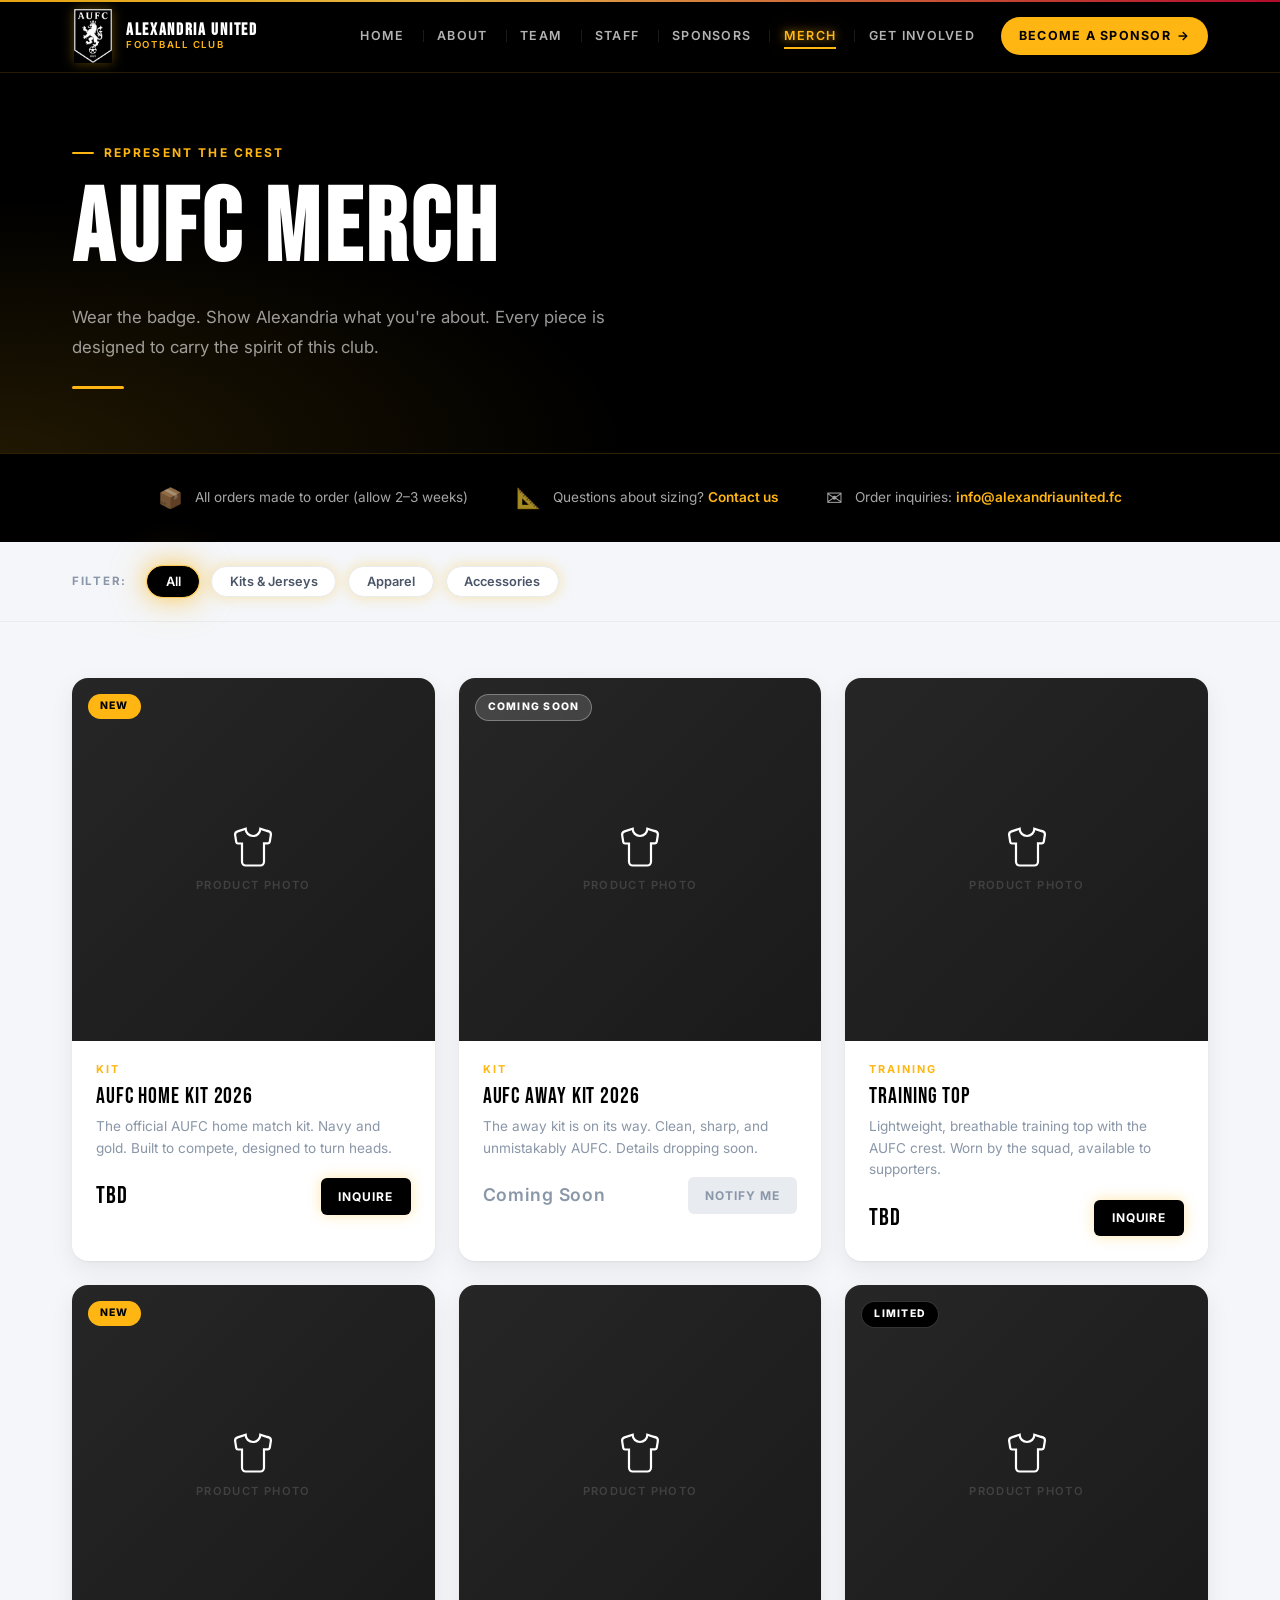
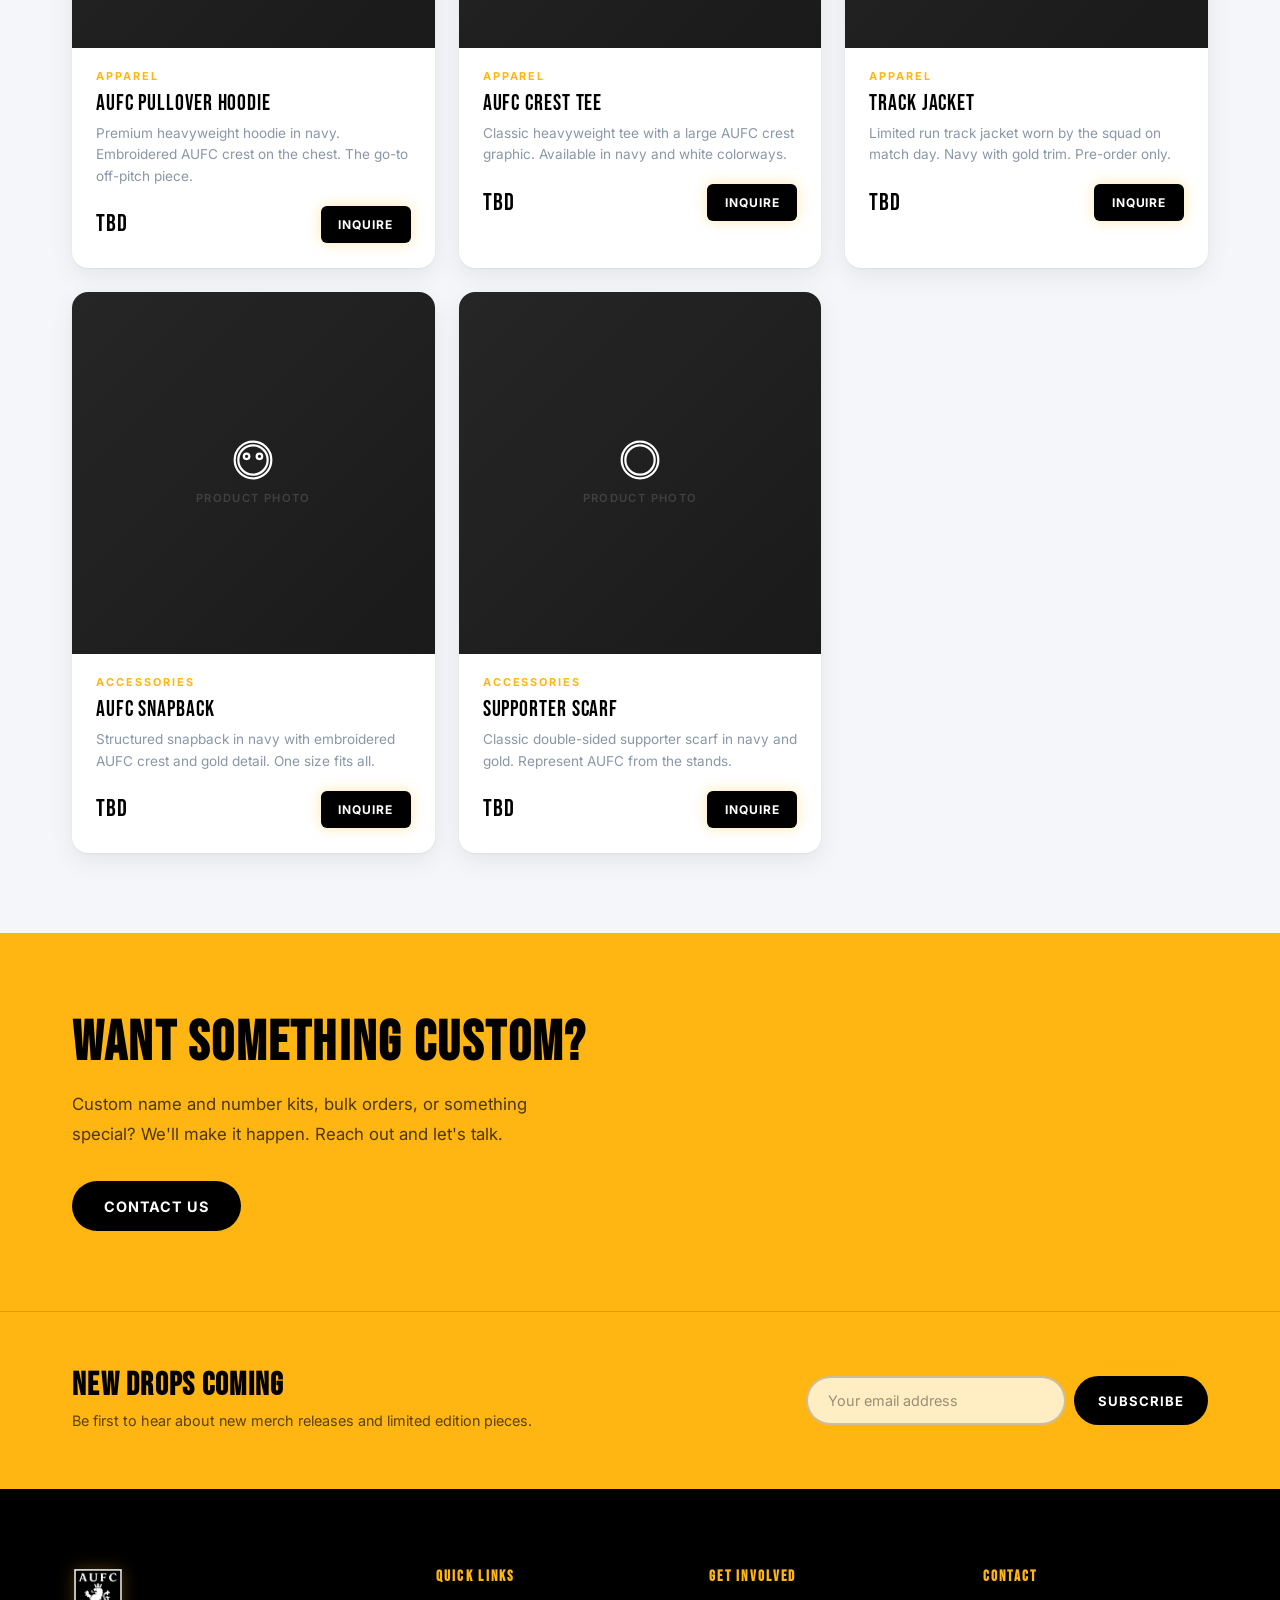
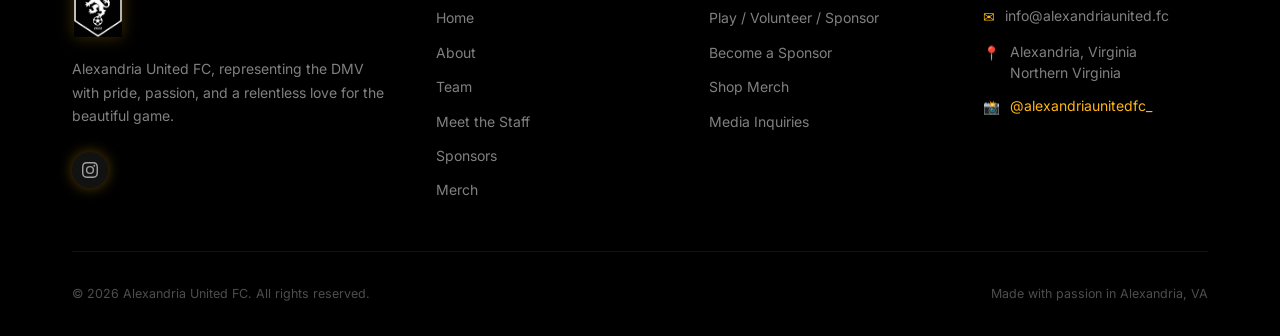
<file: merch.html>
<!DOCTYPE html>
<html lang="en">
<head>
  <meta charset="UTF-8">
  <meta name="viewport" content="width=device-width, initial-scale=1.0">
  <title>Merch | Alexandria United FC</title>
  <link rel="icon" type="image/png" href="assets/aufc-crest-color.png">
  <link rel="apple-touch-icon" href="assets/aufc-crest-color.png">
  <link rel="stylesheet" href="styles.css?v=5">
  <style>
    /* ── Filter bar ── */
    .filter-bar { background: var(--off-white); padding: 1.5rem 0; border-bottom: 1px solid var(--gray-light); }
    .filter-inner {
      display: flex;
      align-items: center;
      gap: 0.75rem;
      flex-wrap: wrap;
    }
    .filter-label {
      font-size: 0.72rem;
      font-weight: 700;
      letter-spacing: 0.15em;
      text-transform: uppercase;
      color: var(--gray-mid);
      margin-right: 0.5rem;
    }
    .filter-btn {
      padding: 0.45rem 1.1rem;
      border-radius: 100px;
      border: 1.5px solid var(--gray-light);
      font-size: 0.8rem;
      font-weight: 600;
      color: var(--gray-dark);
      background: var(--white);
      transition: all var(--transition);
      cursor: pointer;
    }
    .filter-btn:hover,
    .filter-btn.active {
      border-color: var(--navy);
      background: var(--navy);
      color: var(--white);
    }

    /* ── Product grid ── */
    .products-section { background: var(--off-white); padding: 3.5rem 0 5rem; }
    .products-grid {
      display: grid;
      grid-template-columns: repeat(auto-fill, minmax(280px, 1fr));
      gap: 1.5rem;
    }

    /* ── Product card ── */
    .product-card {
      background: var(--white);
      border-radius: var(--radius-lg);
      overflow: hidden;
      box-shadow: var(--shadow);
      transition: all var(--transition);
    }
    .product-card:hover { transform: translateY(-6px); box-shadow: var(--shadow-lg); }
    .product-img {
      aspect-ratio: 1/1;
      overflow: hidden;
      position: relative;
      background: linear-gradient(135deg, var(--navy-light) 0%, var(--navy-mid) 100%);
    }
    .product-img img { width: 100%; height: 100%; object-fit: cover; transition: transform 0.4s ease; }
    .product-img:hover img { transform: scale(1.04); }
    .product-badge {
      position: absolute;
      top: 1rem; left: 1rem;
      padding: 0.25rem 0.75rem;
      border-radius: 100px;
      font-size: 0.65rem;
      font-weight: 800;
      letter-spacing: 0.12em;
      text-transform: uppercase;
      z-index: 1;
    }
    .badge-new { background: var(--gold); color: var(--navy); }
    .badge-limited { background: var(--navy); color: var(--white); border: 1px solid rgba(255,255,255,0.2); }
    .badge-coming { background: rgba(255,255,255,0.15); backdrop-filter: blur(4px); color: var(--white); border: 1px solid rgba(255,255,255,0.3); }

    .product-body { padding: 1.25rem 1.5rem 1.5rem; }
    .product-cat {
      font-size: 0.68rem;
      font-weight: 700;
      letter-spacing: 0.18em;
      text-transform: uppercase;
      color: var(--gold);
      margin-bottom: 0.4rem;
    }
    .product-name {
      font-family: 'Bebas Neue', sans-serif;
      font-size: 1.4rem;
      letter-spacing: 0.04em;
      color: var(--navy);
      margin-bottom: 0.4rem;
      line-height: 1.1;
    }
    .product-desc {
      font-size: 0.85rem;
      color: var(--gray-mid);
      line-height: 1.6;
      margin-bottom: 1.1rem;
    }
    .product-footer {
      display: flex;
      align-items: center;
      justify-content: space-between;
    }
    .product-price {
      font-family: 'Bebas Neue', sans-serif;
      font-size: 1.5rem;
      color: var(--navy);
      letter-spacing: 0.04em;
    }
    .product-price.tbd { font-size: 1.1rem; color: var(--gray-mid); font-family: 'Inter', sans-serif; font-weight: 600; }
    .product-cta {
      padding: 0.55rem 1.1rem;
      background: var(--navy);
      color: white;
      border-radius: var(--radius);
      font-size: 0.75rem;
      font-weight: 700;
      letter-spacing: 0.08em;
      text-transform: uppercase;
      transition: all var(--transition);
      display: inline-block;
    }
    .product-cta:hover { background: var(--gold); color: var(--navy); transform: translateY(-2px); }
    .product-cta.coming { background: var(--gray-light); color: var(--gray-mid); cursor: default; }
    .product-cta.coming:hover { background: var(--gray-light); color: var(--gray-mid); transform: none; }

    /* ── Sizing note ── */
    .sizing-strip {
      background: var(--navy);
      padding: 1.75rem 0;
    }
    .sizing-inner {
      display: flex;
      align-items: center;
      justify-content: center;
      gap: 3rem;
      flex-wrap: wrap;
      text-align: center;
    }
    .sizing-item {
      display: flex;
      align-items: center;
      gap: 0.75rem;
    }
    .sizing-item .s-icon { font-size: 1.25rem; }
    .sizing-item span { font-size: 0.85rem; color: rgba(255,255,255,0.65); }
    .sizing-item a { color: var(--gold); font-weight: 600; }

    /* ── Custom order CTA ── */
    .custom-section {
      background: var(--gold);
      padding: 5rem 0;
      text-align: left;
    }
    .custom-section h2 { color: var(--navy); margin-bottom: 1rem; }
    .custom-section p { color: rgba(0,0,0,0.7); max-width: 500px; margin: 0 0 2rem; font-size: 1.05rem; }

    @media (max-width: 768px) {
      .products-grid { grid-template-columns: repeat(2, 1fr); }
      .sizing-inner { gap: 1.5rem; }
    }
    @media (max-width: 480px) {
      .products-grid { grid-template-columns: 1fr; }
    }
  </style>
  <link rel="stylesheet" href="mobile.css?v=5">
</head>
<body>

<!-- ══ NAV ══════════════════════════════════════════════ -->
<nav>
  <div class="nav-progress"><span class="nav-progress-bar"></span></div>
  <div class="nav-inner">
    <a href="index.html" class="nav-logo">
      <div class="logo-mark"><img src="assets/aufc-crest.png" alt="Alexandria United FC crest"></div>
      <div class="logo-text">
        <strong>Alexandria United</strong>
        <small>Football Club</small>
      </div>
    </a>
    <div class="nav-links">
      <a href="index.html">Home</a>
      <a href="about.html">About</a>
      <a href="team.html">Team</a>
      <a href="staff.html">Staff</a>
      <a href="sponsors.html">Sponsors</a>
      <a href="merch.html" class="active">Merch</a>
      <a href="get-involved.html">Get Involved</a>
      <a href="sponsors.html" class="nav-cta">Become a Sponsor</a>
    </div>
    <button class="nav-hamburger" onclick="this.classList.toggle('open');document.querySelector('.mobile-menu').classList.toggle('open')" aria-label="Menu">
      <span></span><span></span><span></span>
    </button>
  </div>
</nav>
<div class="mobile-menu">
  <a href="index.html">Home</a>
  <a href="about.html">About</a>
  <a href="team.html">Team</a>
  <a href="staff.html">Staff</a>
  <a href="sponsors.html">Sponsors</a>
  <a href="merch.html">Merch</a>
  <a href="get-involved.html">Get Involved</a>
  <a href="sponsors.html">Become a Sponsor</a>
</div>

<!-- ══ PAGE HERO ══════════════════════════════════════════ -->
<div class="page-hero">
  <div class="container">
    <span class="section-label">Represent the Crest</span>
    <h1>AUFC Merch</h1>
    <p>Wear the badge. Show Alexandria what you're about. Every piece is designed to carry the spirit of this club.</p>
    <div class="gold-line"></div>
  </div>
</div>

<!-- ══ SIZING STRIP ═══════════════════════════════════════ -->
<div class="sizing-strip">
  <div class="container">
    <div class="sizing-inner">
      <div class="sizing-item">
        <span class="s-icon">📦</span>
        <span>All orders made to order (allow 2–3 weeks)</span>
      </div>
      <div class="sizing-item">
        <span class="s-icon">📐</span>
        <span>Questions about sizing? <a href="mailto:info@alexandriaunited.fc">Contact us</a></span>
      </div>
      <div class="sizing-item">
        <span class="s-icon">✉</span>
        <span>Order inquiries: <a href="mailto:info@alexandriaunited.fc">info@alexandriaunited.fc</a></span>
      </div>
    </div>
  </div>
</div>

<!-- ══ FILTER BAR ═════════════════════════════════════════ -->
<div class="filter-bar">
  <div class="container">
    <div class="filter-inner">
      <span class="filter-label">Filter:</span>
      <button class="filter-btn active" onclick="filterProducts('all', this)">All</button>
      <button class="filter-btn" onclick="filterProducts('kits', this)">Kits &amp; Jerseys</button>
      <button class="filter-btn" onclick="filterProducts('apparel', this)">Apparel</button>
      <button class="filter-btn" onclick="filterProducts('accessories', this)">Accessories</button>
    </div>
  </div>
</div>

<!-- ══ PRODUCTS ════════════════════════════════════════════ -->
<section class="products-section">
  <div class="container">
    <div class="products-grid" id="products-grid">

      <!-- HOME KIT -->
      <div class="product-card" data-cat="kits">
        <div class="product-img">
          <span class="product-badge badge-new">New</span>
          <!-- Replace with: <img src="images/merch/home-kit.jpg" alt="AUFC Home Kit"> -->
          <div class="photo-placeholder" style="height:100%">
            <svg width="44" height="44" fill="none" stroke="white" stroke-width="1.2" viewBox="0 0 24 24"><path d="M20.38 3.46 16 2a4 4 0 01-8 0L3.62 3.46a2 2 0 00-1.34 2.23l.58 3.57a1 1 0 00.99.84H6v10c0 1.1.9 2 2 2h8a2 2 0 002-2V10h2.15a1 1 0 00.99-.84l.58-3.57a2 2 0 00-1.34-2.23z"/></svg>
            <span>Product Photo</span>
          </div>
        </div>
        <div class="product-body">
          <div class="product-cat">Kit</div>
          <div class="product-name">AUFC Home Kit 2026</div>
          <p class="product-desc">The official AUFC home match kit. Navy and gold. Built to compete, designed to turn heads.</p>
          <div class="product-footer">
            <span class="product-price">TBD</span>
            <a href="mailto:info@alexandriaunited.fc?subject=Home Kit Inquiry" class="product-cta">Inquire</a>
          </div>
        </div>
      </div>

      <!-- AWAY KIT -->
      <div class="product-card" data-cat="kits">
        <div class="product-img">
          <span class="product-badge badge-coming">Coming Soon</span>
          <div class="photo-placeholder" style="height:100%">
            <svg width="44" height="44" fill="none" stroke="white" stroke-width="1.2" viewBox="0 0 24 24"><path d="M20.38 3.46 16 2a4 4 0 01-8 0L3.62 3.46a2 2 0 00-1.34 2.23l.58 3.57a1 1 0 00.99.84H6v10c0 1.1.9 2 2 2h8a2 2 0 002-2V10h2.15a1 1 0 00.99-.84l.58-3.57a2 2 0 00-1.34-2.23z"/></svg>
            <span>Product Photo</span>
          </div>
        </div>
        <div class="product-body">
          <div class="product-cat">Kit</div>
          <div class="product-name">AUFC Away Kit 2026</div>
          <p class="product-desc">The away kit is on its way. Clean, sharp, and unmistakably AUFC. Details dropping soon.</p>
          <div class="product-footer">
            <span class="product-price tbd">Coming Soon</span>
            <span class="product-cta coming">Notify Me</span>
          </div>
        </div>
      </div>

      <!-- TRAINING TOP -->
      <div class="product-card" data-cat="kits">
        <div class="product-img">
          <div class="photo-placeholder" style="height:100%">
            <svg width="44" height="44" fill="none" stroke="white" stroke-width="1.2" viewBox="0 0 24 24"><path d="M20.38 3.46 16 2a4 4 0 01-8 0L3.62 3.46a2 2 0 00-1.34 2.23l.58 3.57a1 1 0 00.99.84H6v10c0 1.1.9 2 2 2h8a2 2 0 002-2V10h2.15a1 1 0 00.99-.84l.58-3.57a2 2 0 00-1.34-2.23z"/></svg>
            <span>Product Photo</span>
          </div>
        </div>
        <div class="product-body">
          <div class="product-cat">Training</div>
          <div class="product-name">Training Top</div>
          <p class="product-desc">Lightweight, breathable training top with the AUFC crest. Worn by the squad, available to supporters.</p>
          <div class="product-footer">
            <span class="product-price">TBD</span>
            <a href="mailto:info@alexandriaunited.fc?subject=Training Top Inquiry" class="product-cta">Inquire</a>
          </div>
        </div>
      </div>

      <!-- HOODIE -->
      <div class="product-card" data-cat="apparel">
        <div class="product-img">
          <span class="product-badge badge-new">New</span>
          <div class="photo-placeholder" style="height:100%">
            <svg width="44" height="44" fill="none" stroke="white" stroke-width="1.2" viewBox="0 0 24 24"><path d="M20.38 3.46 16 2a4 4 0 01-8 0L3.62 3.46a2 2 0 00-1.34 2.23l.58 3.57a1 1 0 00.99.84H6v10c0 1.1.9 2 2 2h8a2 2 0 002-2V10h2.15a1 1 0 00.99-.84l.58-3.57a2 2 0 00-1.34-2.23z"/></svg>
            <span>Product Photo</span>
          </div>
        </div>
        <div class="product-body">
          <div class="product-cat">Apparel</div>
          <div class="product-name">AUFC Pullover Hoodie</div>
          <p class="product-desc">Premium heavyweight hoodie in navy. Embroidered AUFC crest on the chest. The go-to off-pitch piece.</p>
          <div class="product-footer">
            <span class="product-price">TBD</span>
            <a href="mailto:info@alexandriaunited.fc?subject=Hoodie Inquiry" class="product-cta">Inquire</a>
          </div>
        </div>
      </div>

      <!-- T-SHIRT -->
      <div class="product-card" data-cat="apparel">
        <div class="product-img">
          <div class="photo-placeholder" style="height:100%">
            <svg width="44" height="44" fill="none" stroke="white" stroke-width="1.2" viewBox="0 0 24 24"><path d="M20.38 3.46 16 2a4 4 0 01-8 0L3.62 3.46a2 2 0 00-1.34 2.23l.58 3.57a1 1 0 00.99.84H6v10c0 1.1.9 2 2 2h8a2 2 0 002-2V10h2.15a1 1 0 00.99-.84l.58-3.57a2 2 0 00-1.34-2.23z"/></svg>
            <span>Product Photo</span>
          </div>
        </div>
        <div class="product-body">
          <div class="product-cat">Apparel</div>
          <div class="product-name">AUFC Crest Tee</div>
          <p class="product-desc">Classic heavyweight tee with a large AUFC crest graphic. Available in navy and white colorways.</p>
          <div class="product-footer">
            <span class="product-price">TBD</span>
            <a href="mailto:info@alexandriaunited.fc?subject=Tee Inquiry" class="product-cta">Inquire</a>
          </div>
        </div>
      </div>

      <!-- TRACK JACKET -->
      <div class="product-card" data-cat="apparel">
        <div class="product-img">
          <span class="product-badge badge-limited">Limited</span>
          <div class="photo-placeholder" style="height:100%">
            <svg width="44" height="44" fill="none" stroke="white" stroke-width="1.2" viewBox="0 0 24 24"><path d="M20.38 3.46 16 2a4 4 0 01-8 0L3.62 3.46a2 2 0 00-1.34 2.23l.58 3.57a1 1 0 00.99.84H6v10c0 1.1.9 2 2 2h8a2 2 0 002-2V10h2.15a1 1 0 00.99-.84l.58-3.57a2 2 0 00-1.34-2.23z"/></svg>
            <span>Product Photo</span>
          </div>
        </div>
        <div class="product-body">
          <div class="product-cat">Apparel</div>
          <div class="product-name">Track Jacket</div>
          <p class="product-desc">Limited run track jacket worn by the squad on match day. Navy with gold trim. Pre-order only.</p>
          <div class="product-footer">
            <span class="product-price">TBD</span>
            <a href="mailto:info@alexandriaunited.fc?subject=Track Jacket Inquiry" class="product-cta">Inquire</a>
          </div>
        </div>
      </div>

      <!-- HAT -->
      <div class="product-card" data-cat="accessories">
        <div class="product-img">
          <div class="photo-placeholder" style="height:100%">
            <svg width="44" height="44" fill="none" stroke="white" stroke-width="1.2" viewBox="0 0 24 24"><path d="M12 2C6.48 2 2 6.48 2 12s4.48 10 10 10 10-4.48 10-10S17.52 2 12 2zm0 18c-4.41 0-8-3.59-8-8s3.59-8 8-8 8 3.59 8 8-3.59 8-8 8zm3.5-8.5c.83 0 1.5-.67 1.5-1.5S16.33 8.5 15.5 8.5 14 9.17 14 10s.67 1.5 1.5 1.5zm-7 0c.83 0 1.5-.67 1.5-1.5S9.33 8.5 8.5 8.5 7 9.17 7 10s.67 1.5 1.5 1.5z"/></svg>
            <span>Product Photo</span>
          </div>
        </div>
        <div class="product-body">
          <div class="product-cat">Accessories</div>
          <div class="product-name">AUFC Snapback</div>
          <p class="product-desc">Structured snapback in navy with embroidered AUFC crest and gold detail. One size fits all.</p>
          <div class="product-footer">
            <span class="product-price">TBD</span>
            <a href="mailto:info@alexandriaunited.fc?subject=Snapback Inquiry" class="product-cta">Inquire</a>
          </div>
        </div>
      </div>

      <!-- SCARF -->
      <div class="product-card" data-cat="accessories">
        <div class="product-img">
          <div class="photo-placeholder" style="height:100%">
            <svg width="44" height="44" fill="none" stroke="white" stroke-width="1.2" viewBox="0 0 24 24"><path d="M12 2C6.48 2 2 6.48 2 12s4.48 10 10 10 10-4.48 10-10S17.52 2 12 2zm0 18c-4.41 0-8-3.59-8-8s3.59-8 8-8 8 3.59 8 8-3.59 8-8 8z"/></svg>
            <span>Product Photo</span>
          </div>
        </div>
        <div class="product-body">
          <div class="product-cat">Accessories</div>
          <div class="product-name">Supporter Scarf</div>
          <p class="product-desc">Classic double-sided supporter scarf in navy and gold. Represent AUFC from the stands.</p>
          <div class="product-footer">
            <span class="product-price">TBD</span>
            <a href="mailto:info@alexandriaunited.fc?subject=Scarf Inquiry" class="product-cta">Inquire</a>
          </div>
        </div>
      </div>

    </div>
  </div>
</section>

<!-- ══ CUSTOM ORDER CTA ════════════════════════════════════ -->
<section class="custom-section">
  <div class="container">
    <h2>Want Something Custom?</h2>
    <p>Custom name and number kits, bulk orders, or something special? We'll make it happen. Reach out and let's talk.</p>
    <a href="mailto:info@alexandriaunited.fc?subject=Custom Order Inquiry" class="btn btn-navy">Contact Us</a>
  </div>
</section>

<!-- ══ NEWSLETTER ═════════════════════════════════════════ -->
<div class="newsletter-strip">
  <div class="container">
    <div class="newsletter-inner">
      <div>
        <h3>New Drops Coming</h3>
        <p>Be first to hear about new merch releases and limited edition pieces.</p>
      </div>
      <form class="newsletter-form" onsubmit="return false;">
        <input type="email" placeholder="Your email address">
        <button type="submit">Subscribe</button>
      </form>
    </div>
  </div>
</div>

<!-- ══ FOOTER ═════════════════════════════════════════════ -->
<footer>
  <div class="container">
    <div class="footer-top">
      <div class="footer-brand">
        <div class="logo-mark"><img src="assets/aufc-crest.png" alt="Alexandria United FC crest"></div>
        <p>Alexandria United FC, representing the DMV with pride, passion, and a relentless love for the beautiful game.</p>
        <div class="footer-socials">
          <a href="https://www.instagram.com/alexandriaunitedfc_/" target="_blank" title="Instagram" rel="noopener" aria-label="Alexandria United FC on Instagram">
            <svg width="16" height="16" fill="currentColor" viewBox="0 0 24 24"><path d="M12 2.163c3.204 0 3.584.012 4.85.07 3.252.148 4.771 1.691 4.919 4.919.058 1.265.069 1.645.069 4.849 0 3.205-.012 3.584-.069 4.849-.149 3.225-1.664 4.771-4.919 4.919-1.266.058-1.644.07-4.85.07-3.204 0-3.584-.012-4.849-.07-3.26-.149-4.771-1.699-4.919-4.92-.058-1.265-.07-1.644-.07-4.849 0-3.204.013-3.583.07-4.849.149-3.227 1.664-4.771 4.919-4.919 1.266-.057 1.645-.069 4.849-.069zM12 0C8.741 0 8.333.014 7.053.072 2.695.272.273 2.69.073 7.052.014 8.333 0 8.741 0 12c0 3.259.014 3.668.072 4.948.2 4.358 2.618 6.78 6.98 6.98C8.333 23.986 8.741 24 12 24c3.259 0 3.668-.014 4.948-.072 4.354-.2 6.782-2.618 6.979-6.98.059-1.28.073-1.689.073-4.948 0-3.259-.014-3.667-.072-4.947-.196-4.354-2.617-6.78-6.979-6.98C15.668.014 15.259 0 12 0zm0 5.838a6.162 6.162 0 100 12.324 6.162 6.162 0 000-12.324zM12 16a4 4 0 110-8 4 4 0 010 8zm6.406-11.845a1.44 1.44 0 100 2.881 1.44 1.44 0 000-2.881z"/></svg>
          </a>
        </div>
      </div>
      <div class="footer-col">
        <h5>Quick Links</h5>
        <ul>
          <li><a href="index.html">Home</a></li>
          <li><a href="about.html">About</a></li>
          <li><a href="team.html">Team</a></li>
          <li><a href="staff.html">Meet the Staff</a></li>
          <li><a href="sponsors.html">Sponsors</a></li>
          <li><a href="merch.html">Merch</a></li>
        </ul>
      </div>
      <div class="footer-col">
        <h5>Get Involved</h5>
        <ul>
          <li><a href="get-involved.html">Play / Volunteer / Sponsor</a></li>
          <li><a href="sponsors.html">Become a Sponsor</a></li>
          <li><a href="merch.html">Shop Merch</a></li>
          <li><a href="mailto:taylor.memon@gmail.com">Media Inquiries</a></li>
        </ul>
      </div>
      <div class="footer-col">
        <h5>Contact</h5>
        <div class="contact-item">
          <span class="ci-icon">✉</span>
          <span>info@alexandriaunited.fc</span>
        </div>
        <div class="contact-item">
          <span class="ci-icon">📍</span>
          <span>Alexandria, Virginia<br>Northern Virginia</span>
        </div>
        <div class="contact-item">
          <span class="ci-icon">📸</span>
          <span><a href="https://www.instagram.com/alexandriaunitedfc_/" target="_blank" style="color:var(--gold)">@alexandriaunitedfc_</a></span>
        </div>
      </div>
    </div>
    <div class="footer-bottom">
      <span>&copy; 2026 Alexandria United FC. All rights reserved.</span>
      <span>Made with passion in Alexandria, VA</span>
    </div>
  </div>
</footer>

<script>
function filterProducts(cat, btn) {
  // Update active button
  document.querySelectorAll('.filter-btn').forEach(b => b.classList.remove('active'));
  btn.classList.add('active');
  // Filter cards
  document.querySelectorAll('.product-card').forEach(card => {
    if (cat === 'all' || card.dataset.cat === cat) {
      card.style.display = '';
    } else {
      card.style.display = 'none';
    }
  });
}
</script>

<script src="js/nav-scroll.js?v=5"></script>
</body>
</html>
</file>
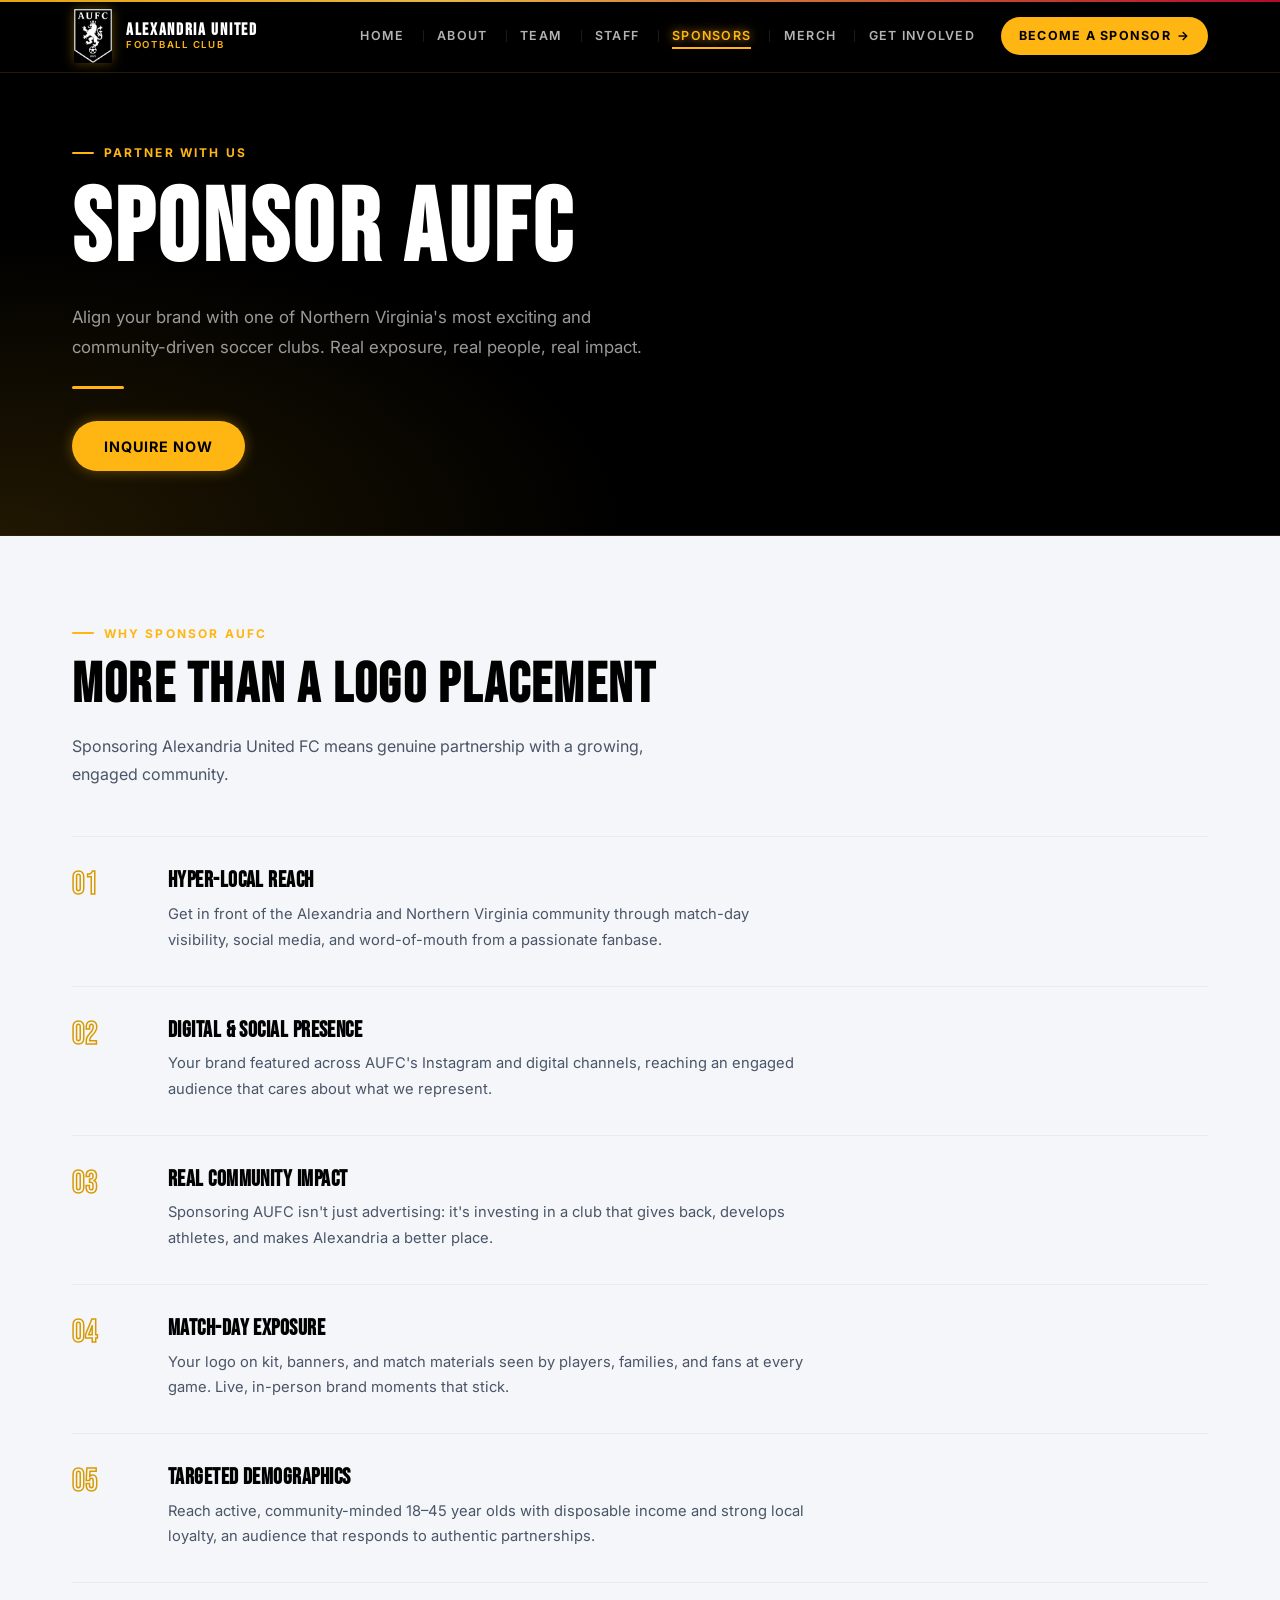
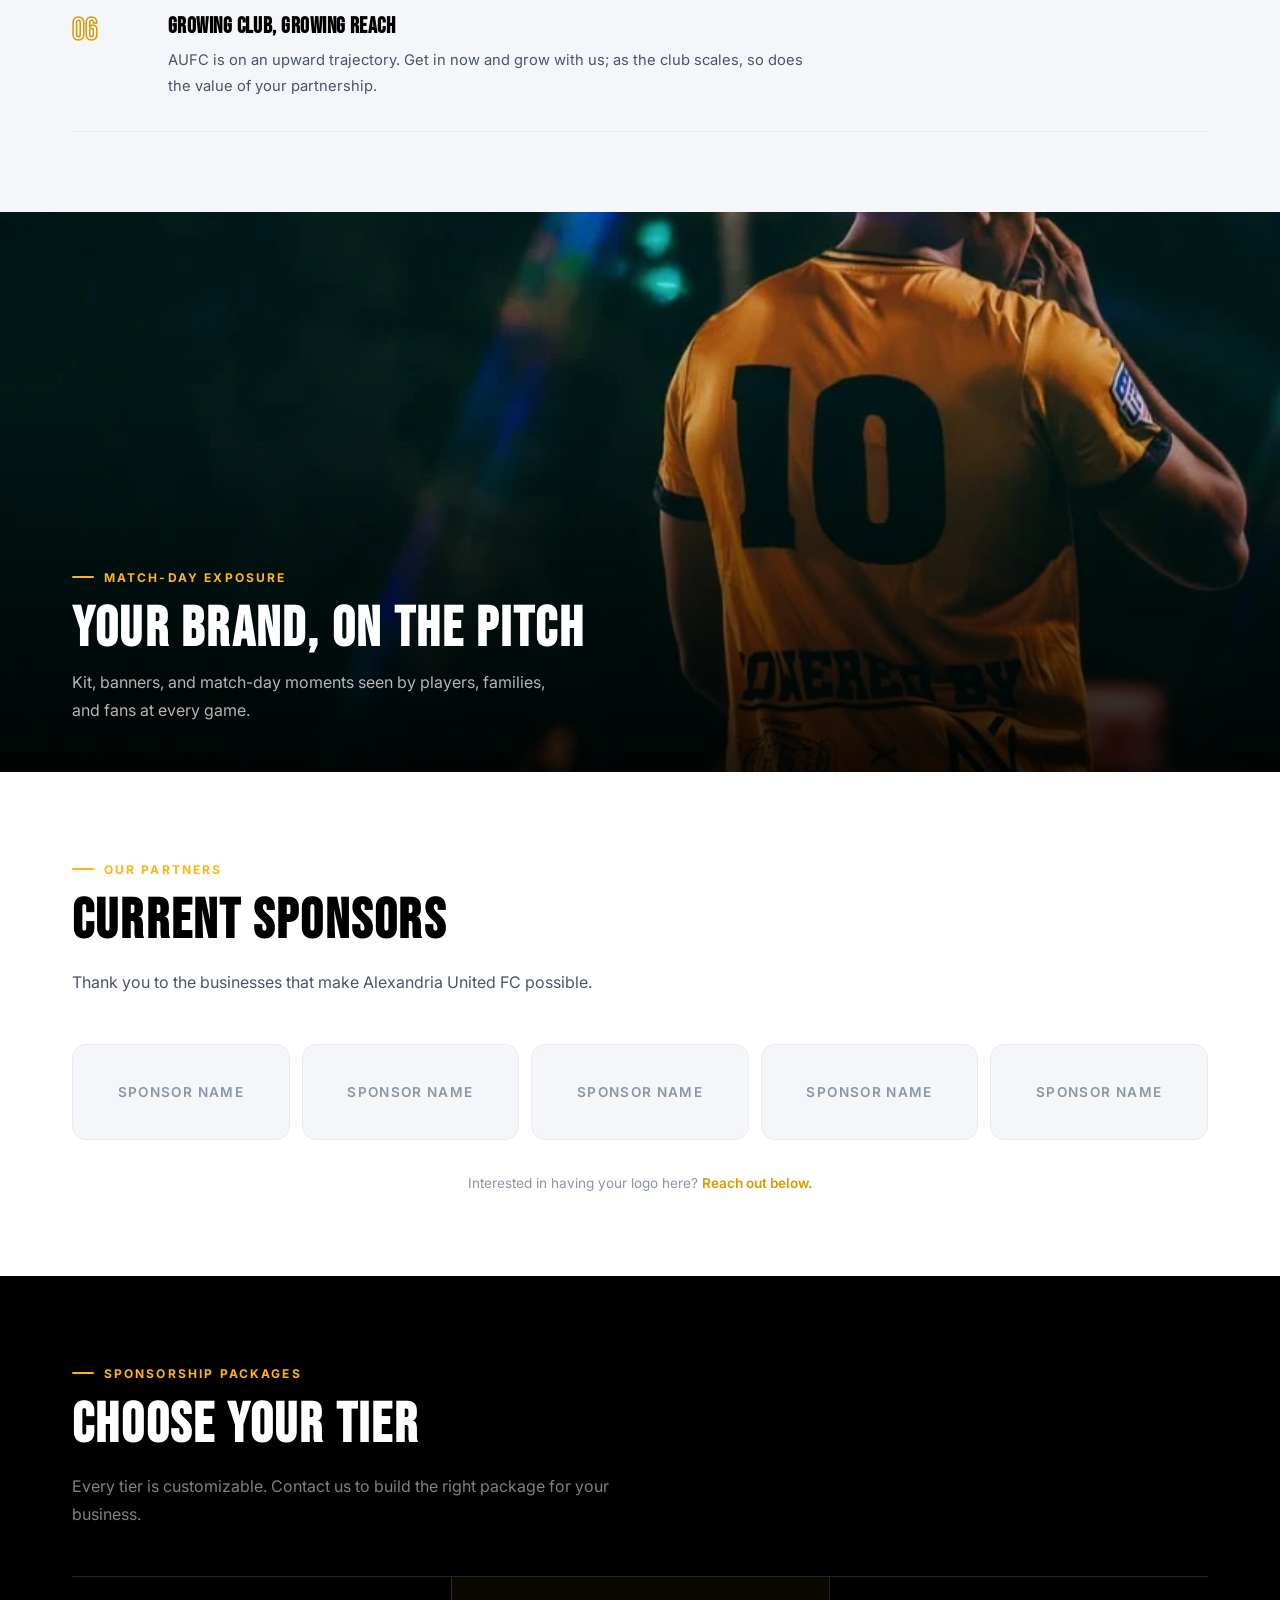
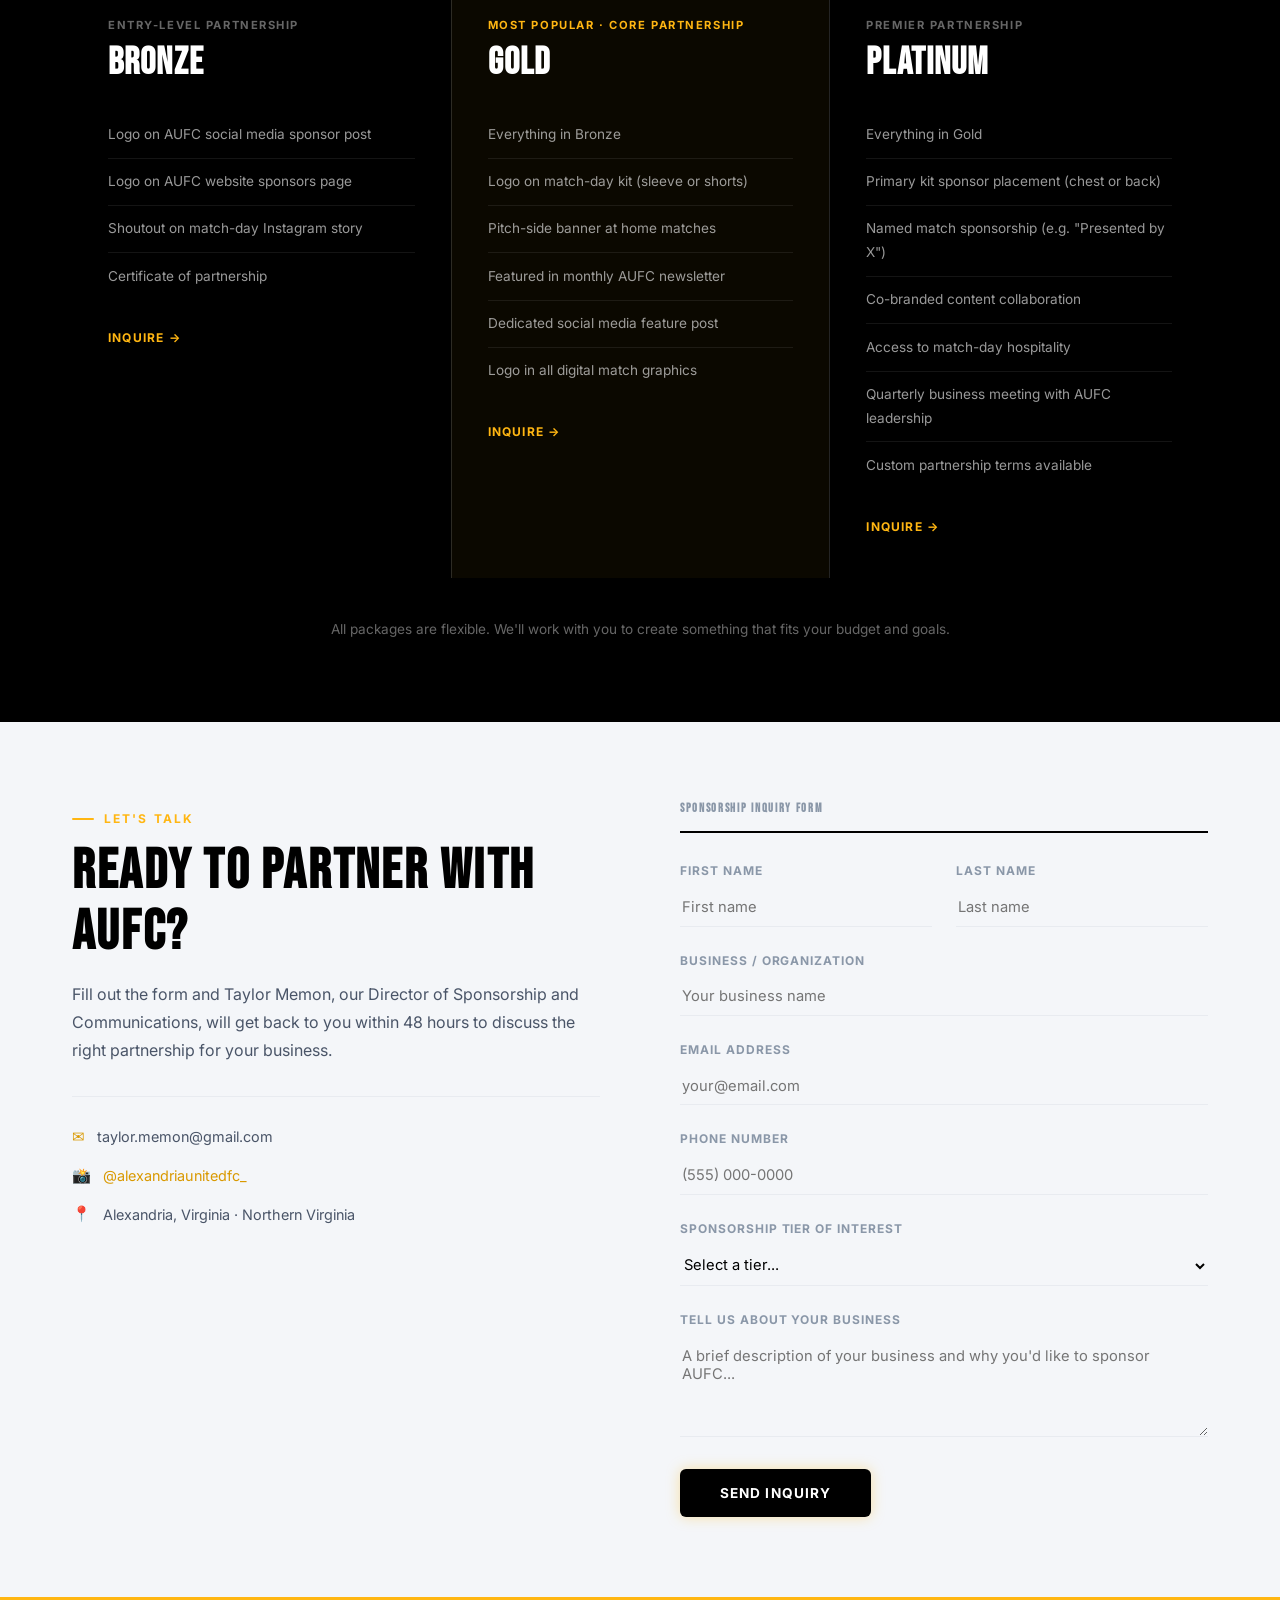
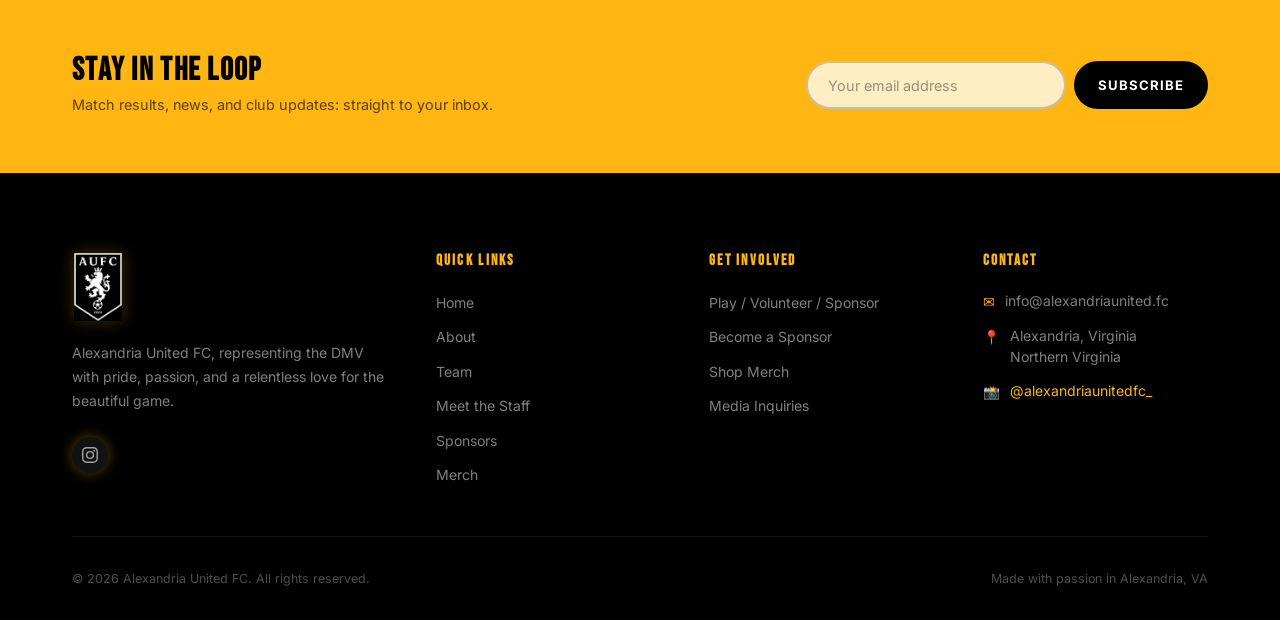
<file: sponsors.html>
<!DOCTYPE html>
<html lang="en">
<head>
  <meta charset="UTF-8">
  <meta name="viewport" content="width=device-width, initial-scale=1.0">
  <title>Sponsors | Alexandria United FC</title>
  <link rel="icon" type="image/png" href="assets/aufc-crest-color.png">
  <link rel="apple-touch-icon" href="assets/aufc-crest-color.png">
  <link rel="stylesheet" href="styles.css?v=5">
  <style>
    /* ── Reasons (value props) ── */
    .value-props { background: var(--off-white); }
    .reasons-list { border-top: 1px solid var(--gray-light); margin-top: 3rem; }
    .reason-row {
      display: flex;
      gap: 2rem;
      align-items: flex-start;
      padding: 2rem 0;
      border-bottom: 1px solid var(--gray-light);
    }
    .reason-num {
      flex-shrink: 0;
      width: 64px;
      font-family: 'Bebas Neue', sans-serif;
      font-size: 2rem;
      line-height: 1;
      color: transparent;
      -webkit-text-stroke: 1.5px var(--gold-dark);
    }
    .reason-copy h4 {
      font-family: 'Bebas Neue', sans-serif;
      font-size: 1.4rem;
      letter-spacing: 0.02em;
      color: var(--navy);
      margin: 0 0 0.5rem;
    }
    .reason-copy p { font-size: 0.92rem; color: var(--gray-dark); margin: 0; max-width: 640px; }

    /* ── Current sponsors ── */
    .current-sponsors { background: var(--white); }
    .sponsor-strip {
      display: grid;
      grid-template-columns: repeat(auto-fit, minmax(180px, 1fr));
      gap: 0.75rem;
      margin-top: 2rem;
    }
    .sponsor-name {
      display: flex; align-items: center; justify-content: center;
      min-height: 96px;
      padding: 1.25rem;
      font-size: 0.85rem;
      letter-spacing: 0.1em;
      text-transform: uppercase;
      font-weight: 600;
      text-align: center;
      color: var(--gray-mid);
      background: var(--off-white);
      border: 1px solid var(--gray-light);
      border-radius: 14px;
      transition: all var(--transition);
    }
    .sponsor-name:hover { border-color: var(--gold); }
    .sponsor-name:hover { color: var(--gold-dark); }
    .sponsor-name img { max-height: 32px; max-width: 140px; object-fit: contain; filter: grayscale(100%); opacity: 0.65; transition: all var(--transition); vertical-align: middle; }
    .sponsor-name:hover img { filter: grayscale(0%); opacity: 1; }

    /* ── Tiers ── */
    .tiers-section { background: var(--navy); }
    .tiers-section .section-header h2 { color: var(--white); }
    .tiers-section .section-header p { color: rgba(255,255,255,0.5); }
    .tiers-table {
      display: grid;
      grid-template-columns: repeat(3, 1fr);
      border-top: 1px solid rgba(255,255,255,0.14);
      margin-top: 1rem;
    }
    .tier-col {
      padding: 2.5rem 2.25rem;
      border-left: 1px solid rgba(255,255,255,0.14);
    }
    .tier-col:first-child { border-left: none; }
    .tier-col.featured { background: rgba(255,182,18,0.045); }
    .tier-eyebrow {
      display: block;
      font-size: 0.7rem;
      font-weight: 700;
      letter-spacing: 0.14em;
      text-transform: uppercase;
      color: rgba(255,255,255,0.4);
    }
    .tier-col.featured .tier-eyebrow { color: var(--gold); }
    .tier-name-lg {
      font-family: 'Bebas Neue', sans-serif;
      font-size: 2.4rem;
      letter-spacing: 0.03em;
      color: var(--white);
      margin: 0.4rem 0 1.75rem;
    }
    .tier-features p {
      font-size: 0.85rem;
      color: rgba(255,255,255,0.6);
      padding: 0.7rem 0;
      border-top: 1px solid rgba(255,255,255,0.08);
      margin: 0;
    }
    .tier-features p:first-child { border-top: none; }
    .tier-link {
      display: inline-block;
      margin-top: 1.75rem;
      font-size: 0.75rem;
      font-weight: 700;
      letter-spacing: 0.1em;
      text-transform: uppercase;
      color: var(--gold);
      transition: color var(--transition);
    }
    .tier-link:hover { color: var(--gold-light); }

    /* ── Inquiry form ── */
    .inquiry-section { background: var(--off-white); }
    .inquiry-grid {
      display: grid;
      grid-template-columns: 1fr 1fr;
      gap: 5rem;
      align-items: start;
    }
    .inquiry-content h2 { color: var(--navy); margin-bottom: 1rem; }
    .inquiry-content p { margin-bottom: 1.5rem; }
    .contact-bullets {
      display: flex;
      flex-direction: column;
      gap: 0.9rem;
      margin-top: 2rem;
      padding-top: 1.75rem;
      border-top: 1px solid var(--gray-light);
    }
    .contact-bullet {
      display: flex;
      align-items: center;
      gap: 0.75rem;
      font-size: 0.9rem;
      color: var(--gray-dark);
    }
    .contact-bullet .cb-icon { font-size: 0.95rem; color: var(--gold-dark); flex-shrink: 0; }

    .inquiry-form h3 {
      font-size: 0.75rem;
      font-weight: 700;
      letter-spacing: 0.14em;
      text-transform: uppercase;
      color: var(--gray-mid);
      margin-bottom: 1.75rem;
      padding-bottom: 1rem;
      border-bottom: 2px solid var(--navy);
    }
    .form-row { display: grid; grid-template-columns: 1fr 1fr; gap: 1.5rem; }
    .form-group { margin-bottom: 1.5rem; }
    .form-group label {
      display: block;
      font-size: 0.75rem;
      font-weight: 700;
      letter-spacing: 0.08em;
      text-transform: uppercase;
      color: var(--gray-mid);
      margin-bottom: 0.5rem;
    }
    .form-group input,
    .form-group select,
    .form-group textarea {
      width: 100%;
      padding: 0.6rem 0.1rem;
      border: none;
      border-bottom: 1.5px solid var(--gray-light);
      border-radius: 0;
      font-size: 0.92rem;
      font-family: inherit;
      color: var(--text);
      background: transparent;
      outline: none;
      transition: border-color var(--transition);
    }
    .form-group select { padding: 0.6rem 0; }
    .form-group input:focus,
    .form-group select:focus,
    .form-group textarea:focus { border-color: var(--gold-dark); }
    .form-group textarea { resize: vertical; min-height: 100px; }
    .form-submit {
      padding: 1rem 2.5rem;
      background: var(--navy);
      color: white;
      border-radius: var(--radius);
      font-weight: 700;
      font-size: 0.85rem;
      letter-spacing: 0.08em;
      text-transform: uppercase;
      transition: all var(--transition);
    }
    .form-submit:hover { background: var(--navy-mid); }

    @media (max-width: 900px) {
      .tiers-table { grid-template-columns: 1fr; }
      .tier-col { border-left: none; border-top: 1px solid rgba(255,255,255,0.14); }
      .tier-col:first-child { border-top: none; }
      .inquiry-grid { grid-template-columns: 1fr; gap: 2.5rem; }
      .form-row { grid-template-columns: 1fr; }
    }
    @media (max-width: 600px) {
      .reason-row { gap: 1.25rem; }
      .reason-num { width: 44px; font-size: 1.5rem; }
      .sponsor-name { padding: 1.5rem 1.5rem; }
    }
  </style>
  <link rel="stylesheet" href="mobile.css?v=5">
</head>
<body>

<!-- ══ NAV ══════════════════════════════════════════════ -->
<nav>
  <div class="nav-progress"><span class="nav-progress-bar"></span></div>
  <div class="nav-inner">
    <a href="index.html" class="nav-logo">
      <div class="logo-mark"><img src="assets/aufc-crest.png" alt="Alexandria United FC crest"></div>
      <div class="logo-text">
        <strong>Alexandria United</strong>
        <small>Football Club</small>
      </div>
    </a>
    <div class="nav-links">
      <a href="index.html">Home</a>
      <a href="about.html">About</a>
      <a href="team.html">Team</a>
      <a href="staff.html">Staff</a>
      <a href="sponsors.html" class="active">Sponsors</a>
      <a href="merch.html">Merch</a>
      <a href="get-involved.html">Get Involved</a>
      <a href="#inquiry" class="nav-cta">Become a Sponsor</a>
    </div>
    <button class="nav-hamburger" onclick="this.classList.toggle('open');document.querySelector('.mobile-menu').classList.toggle('open')" aria-label="Menu">
      <span></span><span></span><span></span>
    </button>
  </div>
</nav>
<div class="mobile-menu">
  <a href="index.html">Home</a>
  <a href="about.html">About</a>
  <a href="team.html">Team</a>
  <a href="staff.html">Staff</a>
  <a href="sponsors.html">Sponsors</a>
  <a href="merch.html">Merch</a>
  <a href="get-involved.html">Get Involved</a>
  <a href="#inquiry">Become a Sponsor</a>
</div>

<!-- ══ PAGE HERO ══════════════════════════════════════════ -->
<div class="page-hero">
  <div class="container">
    <span class="section-label">Partner With Us</span>
    <h1>Sponsor AUFC</h1>
    <p>Align your brand with one of Northern Virginia's most exciting and community-driven soccer clubs. Real exposure, real people, real impact.</p>
    <div class="gold-line"></div>
    <div style="margin-top:2rem;">
      <a href="#inquiry" class="btn btn-primary">Inquire Now</a>
    </div>
  </div>
</div>

<!-- ══ VALUE PROPS ════════════════════════════════════════ -->
<section class="value-props">
  <div class="container">
    <div class="section-header">
      <span class="section-label">Why Sponsor AUFC</span>
      <h2>More Than a Logo Placement</h2>
      <p>Sponsoring Alexandria United FC means genuine partnership with a growing, engaged community.</p>
    </div>
    <div class="reasons-list">
      <div class="reason-row">
        <span class="reason-num">01</span>
        <div class="reason-copy">
          <h4>Hyper-Local Reach</h4>
          <p>Get in front of the Alexandria and Northern Virginia community through match-day visibility, social media, and word-of-mouth from a passionate fanbase.</p>
        </div>
      </div>
      <div class="reason-row">
        <span class="reason-num">02</span>
        <div class="reason-copy">
          <h4>Digital &amp; Social Presence</h4>
          <p>Your brand featured across AUFC's Instagram and digital channels, reaching an engaged audience that cares about what we represent.</p>
        </div>
      </div>
      <div class="reason-row">
        <span class="reason-num">03</span>
        <div class="reason-copy">
          <h4>Real Community Impact</h4>
          <p>Sponsoring AUFC isn't just advertising: it's investing in a club that gives back, develops athletes, and makes Alexandria a better place.</p>
        </div>
      </div>
      <div class="reason-row">
        <span class="reason-num">04</span>
        <div class="reason-copy">
          <h4>Match-Day Exposure</h4>
          <p>Your logo on kit, banners, and match materials seen by players, families, and fans at every game. Live, in-person brand moments that stick.</p>
        </div>
      </div>
      <div class="reason-row">
        <span class="reason-num">05</span>
        <div class="reason-copy">
          <h4>Targeted Demographics</h4>
          <p>Reach active, community-minded 18–45 year olds with disposable income and strong local loyalty, an audience that responds to authentic partnerships.</p>
        </div>
      </div>
      <div class="reason-row">
        <span class="reason-num">06</span>
        <div class="reason-copy">
          <h4>Growing Club, Growing Reach</h4>
          <p>AUFC is on an upward trajectory. Get in now and grow with us; as the club scales, so does the value of your partnership.</p>
        </div>
      </div>
    </div>
  </div>
</section>

<!-- ══ PHOTO BANNER ═════════════════════════════════════ -->
<div class="photo-banner" style="min-height: 560px;">
  <img src="images/number-10-kit.webp" alt="AUFC number 10 in the gold kit with sponsor branding on the back" loading="lazy" style="object-position: 70% 88%;">
  <div class="container">
    <span class="section-label">Match-Day Exposure</span>
    <h2>Your Brand, On the Pitch</h2>
    <p>Kit, banners, and match-day moments seen by players, families, and fans at every game.</p>
  </div>
</div>

<!-- ══ CURRENT SPONSORS ═══════════════════════════════════ -->
<section class="current-sponsors">
  <div class="container">
    <div class="section-header">
      <span class="section-label">Our Partners</span>
      <h2>Current Sponsors</h2>
      <p>Thank you to the businesses that make Alexandria United FC possible.</p>
    </div>
    <div class="sponsor-strip">
      <!-- Replace each span with an actual sponsor logo:
           <span class="sponsor-name"><img src="images/sponsors/sponsor-name.png" alt="Sponsor Name"></span> -->
      <span class="sponsor-name">Sponsor Name</span>
      <span class="sponsor-name">Sponsor Name</span>
      <span class="sponsor-name">Sponsor Name</span>
      <span class="sponsor-name">Sponsor Name</span>
      <span class="sponsor-name">Sponsor Name</span>
    </div>
    <p style="text-align:center; margin-top:2rem; font-size:0.85rem; color:var(--gray-mid);">
      Interested in having your logo here? <a href="#inquiry" style="color:var(--gold-dark); font-weight:600;">Reach out below.</a>
    </p>
  </div>
</section>

<!-- ══ SPONSORSHIP TIERS ═══════════════════════════════════ -->
<section class="tiers-section">
  <div class="container">
    <div class="section-header">
      <span class="section-label">Sponsorship Packages</span>
      <h2>Choose Your Tier</h2>
      <p style="color:rgba(255,255,255,0.5)">Every tier is customizable. Contact us to build the right package for your business.</p>
    </div>
    <div class="tiers-table">

      <div class="tier-col">
        <span class="tier-eyebrow">Entry-Level Partnership</span>
        <h3 class="tier-name-lg">Bronze</h3>
        <div class="tier-features">
          <p>Logo on AUFC social media sponsor post</p>
          <p>Logo on AUFC website sponsors page</p>
          <p>Shoutout on match-day Instagram story</p>
          <p>Certificate of partnership</p>
        </div>
        <a href="#inquiry" class="tier-link">Inquire &rarr;</a>
      </div>

      <div class="tier-col featured">
        <span class="tier-eyebrow">Most Popular &middot; Core Partnership</span>
        <h3 class="tier-name-lg">Gold</h3>
        <div class="tier-features">
          <p>Everything in Bronze</p>
          <p>Logo on match-day kit (sleeve or shorts)</p>
          <p>Pitch-side banner at home matches</p>
          <p>Featured in monthly AUFC newsletter</p>
          <p>Dedicated social media feature post</p>
          <p>Logo in all digital match graphics</p>
        </div>
        <a href="#inquiry" class="tier-link">Inquire &rarr;</a>
      </div>

      <div class="tier-col">
        <span class="tier-eyebrow">Premier Partnership</span>
        <h3 class="tier-name-lg">Platinum</h3>
        <div class="tier-features">
          <p>Everything in Gold</p>
          <p>Primary kit sponsor placement (chest or back)</p>
          <p>Named match sponsorship (e.g. "Presented by X")</p>
          <p>Co-branded content collaboration</p>
          <p>Access to match-day hospitality</p>
          <p>Quarterly business meeting with AUFC leadership</p>
          <p>Custom partnership terms available</p>
        </div>
        <a href="#inquiry" class="tier-link">Inquire &rarr;</a>
      </div>

    </div>
    <p style="text-align:center; margin-top:2.5rem; font-size:0.85rem; color:rgba(255,255,255,0.4);">
      All packages are flexible. We'll work with you to create something that fits your budget and goals.
    </p>
  </div>
</section>

<!-- ══ INQUIRY FORM ════════════════════════════════════════ -->
<section class="inquiry-section" id="inquiry">
  <div class="container">
    <div class="inquiry-grid">
      <div class="inquiry-content">
        <span class="section-label">Let's Talk</span>
        <h2>Ready to Partner with AUFC?</h2>
        <p>Fill out the form and Taylor Memon, our Director of Sponsorship and Communications, will get back to you within 48 hours to discuss the right partnership for your business.</p>
        <div class="contact-bullets">
          <div class="contact-bullet">
            <div class="cb-icon">✉</div>
            <span>taylor.memon@gmail.com</span>
          </div>
          <div class="contact-bullet">
            <div class="cb-icon">📸</div>
            <span><a href="https://www.instagram.com/alexandriaunitedfc_/" target="_blank" style="color:var(--gold-dark)">@alexandriaunitedfc_</a></span>
          </div>
          <div class="contact-bullet">
            <div class="cb-icon">📍</div>
            <span>Alexandria, Virginia · Northern Virginia</span>
          </div>
        </div>
      </div>
      <div class="inquiry-form">
        <h3>Sponsorship Inquiry Form</h3>
        <form onsubmit="return false;">
          <div class="form-row">
            <div class="form-group">
              <label>First Name</label>
              <input type="text" placeholder="First name">
            </div>
            <div class="form-group">
              <label>Last Name</label>
              <input type="text" placeholder="Last name">
            </div>
          </div>
          <div class="form-group">
            <label>Business / Organization</label>
            <input type="text" placeholder="Your business name">
          </div>
          <div class="form-group">
            <label>Email Address</label>
            <input type="email" placeholder="your@email.com">
          </div>
          <div class="form-group">
            <label>Phone Number</label>
            <input type="tel" placeholder="(555) 000-0000">
          </div>
          <div class="form-group">
            <label>Sponsorship Tier of Interest</label>
            <select>
              <option value="">Select a tier...</option>
              <option value="bronze">Bronze: Entry-Level</option>
              <option value="gold">Gold: Core Partnership</option>
              <option value="platinum">Platinum: Premier Partnership</option>
              <option value="custom">Custom / Not Sure Yet</option>
            </select>
          </div>
          <div class="form-group">
            <label>Tell Us About Your Business</label>
            <textarea placeholder="A brief description of your business and why you'd like to sponsor AUFC..."></textarea>
          </div>
          <button type="submit" class="form-submit">Send Inquiry</button>
        </form>
      </div>
    </div>
  </div>
</section>

<!-- ══ NEWSLETTER ═════════════════════════════════════════ -->
<div class="newsletter-strip">
  <div class="container">
    <div class="newsletter-inner">
      <div>
        <h3>Stay in the Loop</h3>
        <p>Match results, news, and club updates: straight to your inbox.</p>
      </div>
      <form class="newsletter-form" onsubmit="return false;">
        <input type="email" placeholder="Your email address">
        <button type="submit">Subscribe</button>
      </form>
    </div>
  </div>
</div>

<!-- ══ FOOTER ═════════════════════════════════════════════ -->
<footer>
  <div class="container">
    <div class="footer-top">
      <div class="footer-brand">
        <div class="logo-mark"><img src="assets/aufc-crest.png" alt="Alexandria United FC crest"></div>
        <p>Alexandria United FC, representing the DMV with pride, passion, and a relentless love for the beautiful game.</p>
        <div class="footer-socials">
          <a href="https://www.instagram.com/alexandriaunitedfc_/" target="_blank" title="Instagram" rel="noopener" aria-label="Alexandria United FC on Instagram">
            <svg width="16" height="16" fill="currentColor" viewBox="0 0 24 24"><path d="M12 2.163c3.204 0 3.584.012 4.85.07 3.252.148 4.771 1.691 4.919 4.919.058 1.265.069 1.645.069 4.849 0 3.205-.012 3.584-.069 4.849-.149 3.225-1.664 4.771-4.919 4.919-1.266.058-1.644.07-4.85.07-3.204 0-3.584-.012-4.849-.07-3.26-.149-4.771-1.699-4.919-4.92-.058-1.265-.07-1.644-.07-4.849 0-3.204.013-3.583.07-4.849.149-3.227 1.664-4.771 4.919-4.919 1.266-.057 1.645-.069 4.849-.069zM12 0C8.741 0 8.333.014 7.053.072 2.695.272.273 2.69.073 7.052.014 8.333 0 8.741 0 12c0 3.259.014 3.668.072 4.948.2 4.358 2.618 6.78 6.98 6.98C8.333 23.986 8.741 24 12 24c3.259 0 3.668-.014 4.948-.072 4.354-.2 6.782-2.618 6.979-6.98.059-1.28.073-1.689.073-4.948 0-3.259-.014-3.667-.072-4.947-.196-4.354-2.617-6.78-6.979-6.98C15.668.014 15.259 0 12 0zm0 5.838a6.162 6.162 0 100 12.324 6.162 6.162 0 000-12.324zM12 16a4 4 0 110-8 4 4 0 010 8zm6.406-11.845a1.44 1.44 0 100 2.881 1.44 1.44 0 000-2.881z"/></svg>
          </a>
        </div>
      </div>
      <div class="footer-col">
        <h5>Quick Links</h5>
        <ul>
          <li><a href="index.html">Home</a></li>
          <li><a href="about.html">About</a></li>
          <li><a href="team.html">Team</a></li>
          <li><a href="staff.html">Meet the Staff</a></li>
          <li><a href="sponsors.html">Sponsors</a></li>
          <li><a href="merch.html">Merch</a></li>
        </ul>
      </div>
      <div class="footer-col">
        <h5>Get Involved</h5>
        <ul>
          <li><a href="get-involved.html">Play / Volunteer / Sponsor</a></li>
          <li><a href="sponsors.html">Become a Sponsor</a></li>
          <li><a href="merch.html">Shop Merch</a></li>
          <li><a href="mailto:taylor.memon@gmail.com">Media Inquiries</a></li>
        </ul>
      </div>
      <div class="footer-col">
        <h5>Contact</h5>
        <div class="contact-item">
          <span class="ci-icon">✉</span>
          <span>info@alexandriaunited.fc</span>
        </div>
        <div class="contact-item">
          <span class="ci-icon">📍</span>
          <span>Alexandria, Virginia<br>Northern Virginia</span>
        </div>
        <div class="contact-item">
          <span class="ci-icon">📸</span>
          <span><a href="https://www.instagram.com/alexandriaunitedfc_/" target="_blank" style="color:var(--gold)">@alexandriaunitedfc_</a></span>
        </div>
      </div>
    </div>
    <div class="footer-bottom">
      <span>&copy; 2026 Alexandria United FC. All rights reserved.</span>
      <span>Made with passion in Alexandria, VA</span>
    </div>
  </div>
</footer>

<script src="js/nav-scroll.js?v=5"></script>
</body>
</html>
</file>
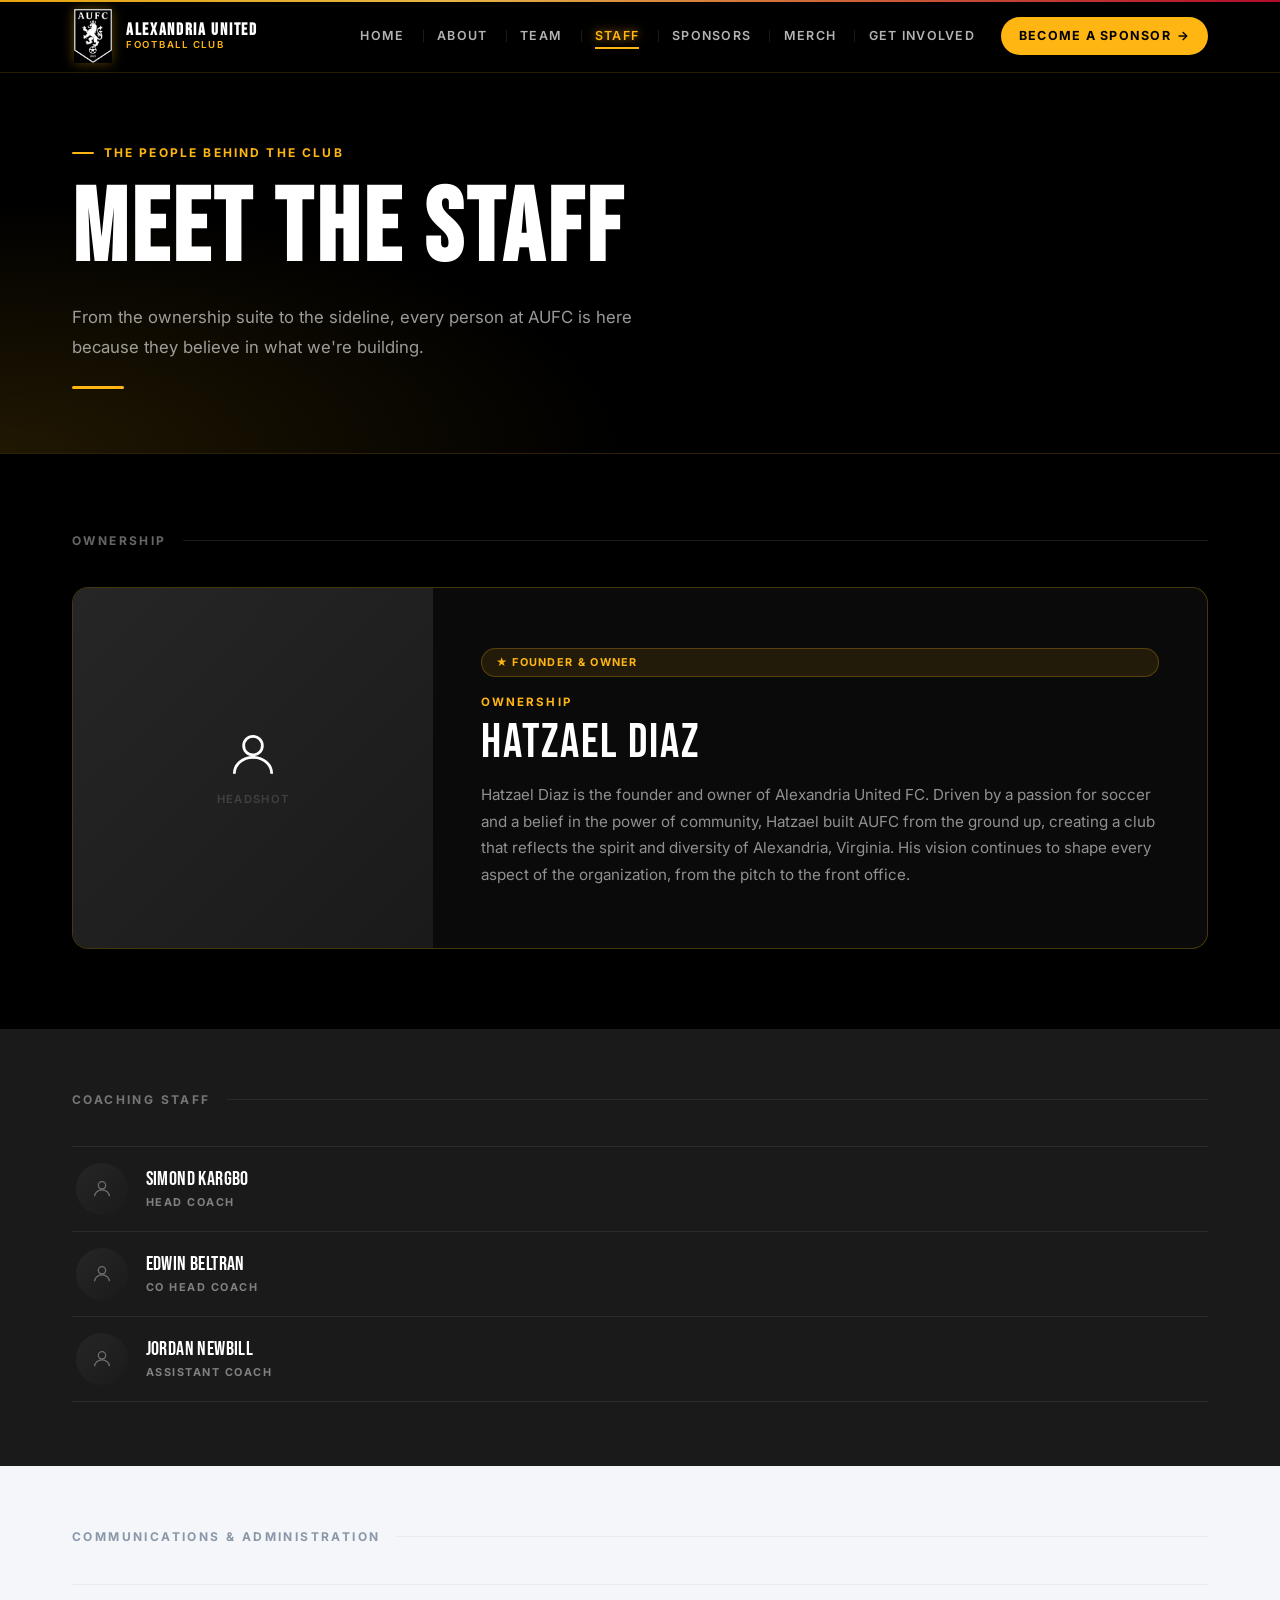
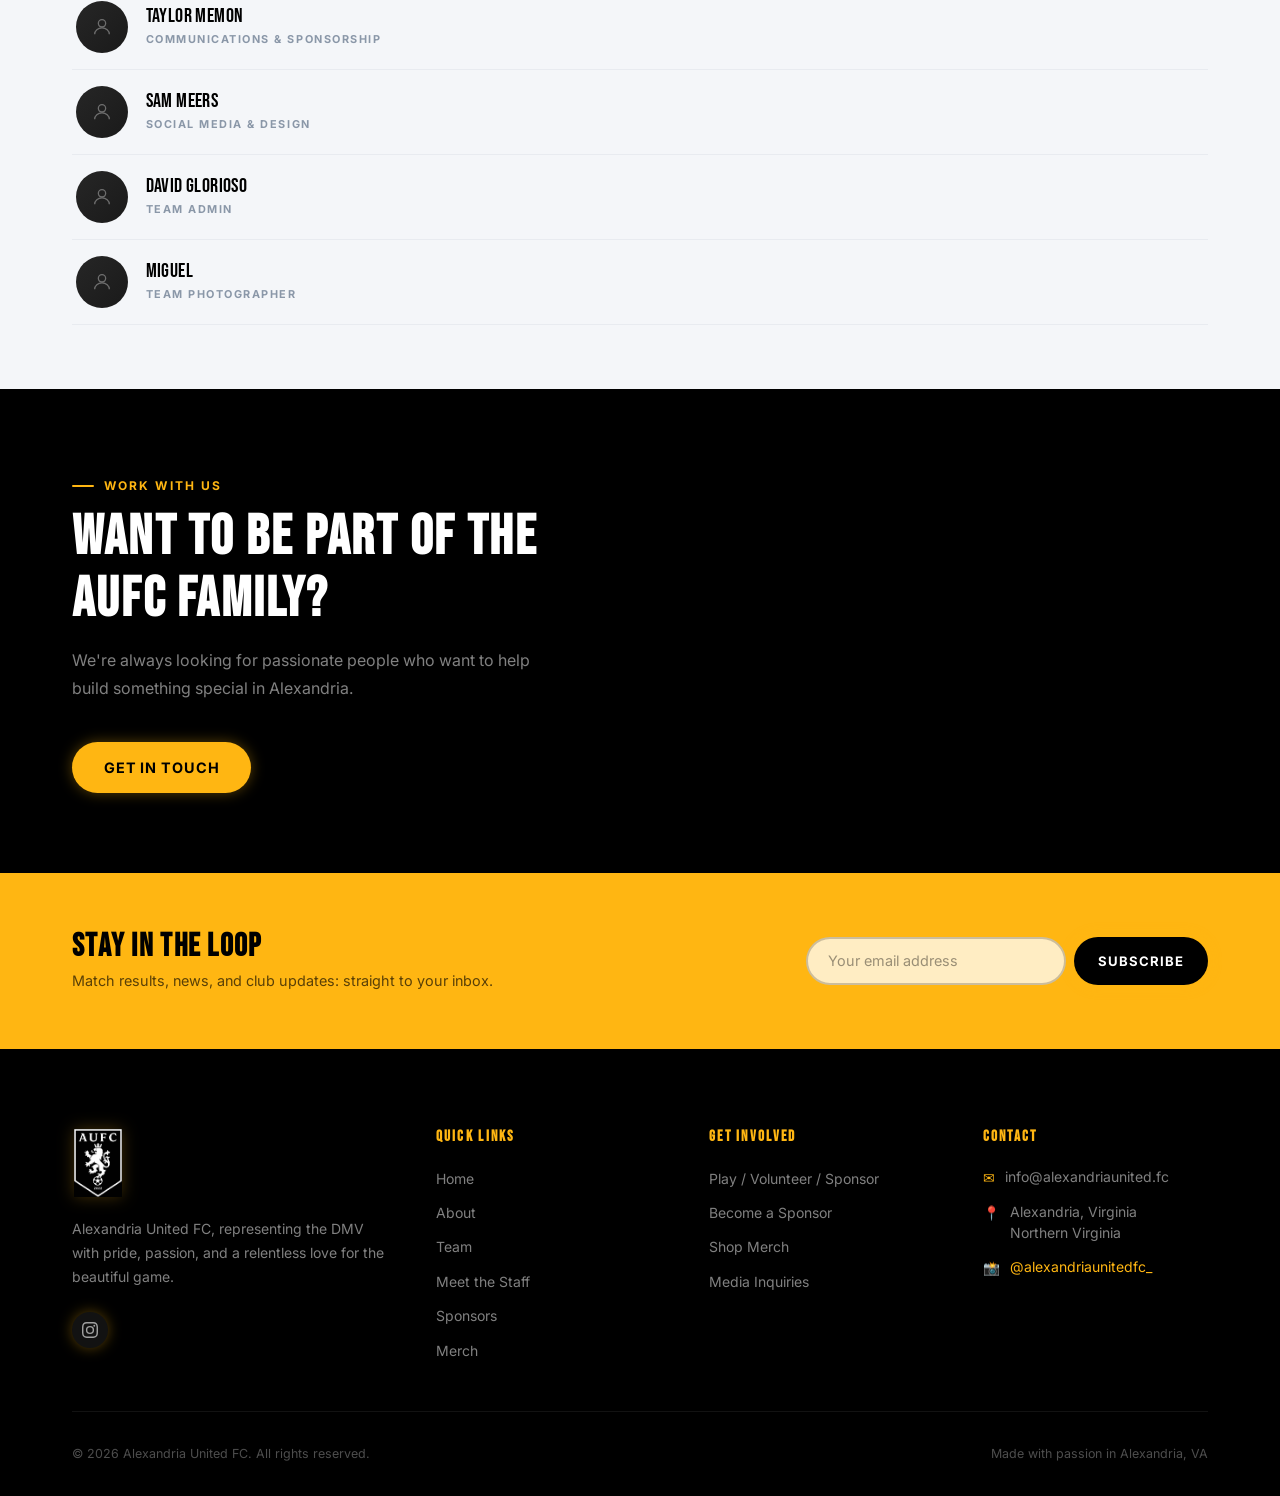
<file: staff.html>
<!DOCTYPE html>
<html lang="en">
<head>
  <meta charset="UTF-8">
  <meta name="viewport" content="width=device-width, initial-scale=1.0">
  <title>Meet the Staff | Alexandria United FC</title>
  <link rel="icon" type="image/png" href="assets/aufc-crest-color.png">
  <link rel="apple-touch-icon" href="assets/aufc-crest-color.png">
  <link rel="stylesheet" href="styles.css?v=5">
  <style>
    /* ── Department header ── */
    .dept-section { padding: 4rem 0; }
    .dept-section:nth-child(odd) { background: var(--white); }
    .dept-section:nth-child(even) { background: var(--off-white); }
    .dept-label {
      display: flex;
      align-items: center;
      gap: 1rem;
      margin-bottom: 2.5rem;
    }
    .dept-label .line { flex: 1; height: 1px; background: var(--gray-light); }
    .dept-label .line:first-child { display: none; }
    .dept-label h3 {
      font-size: 0.75rem;
      letter-spacing: 0.2em;
      text-transform: uppercase;
      color: var(--gray-mid);
      font-family: 'Inter', sans-serif;
      font-weight: 700;
      white-space: nowrap;
    }

    /* ── Staff grid ── */
    .staff-grid {
      display: grid;
      grid-template-columns: repeat(auto-fill, minmax(260px, 1fr));
      gap: 1.5rem;
    }
    .staff-grid.centered { justify-content: center; }
    .staff-grid.cols-2 { grid-template-columns: repeat(2, minmax(260px, 340px)); }
    .staff-grid.cols-1 { grid-template-columns: minmax(260px, 420px); }

    /* ── Staff card ── */
    .staff-card {
      background: var(--white);
      border-radius: var(--radius-lg);
      overflow: hidden;
      box-shadow: var(--shadow);
      transition: all var(--transition);
    }
    .dept-section:nth-child(even) .staff-card { background: var(--white); }
    .staff-card:hover { transform: translateY(-6px); box-shadow: var(--shadow-lg); }
    .staff-card.featured { border: 2px solid rgba(255,182,18,0.3); }

    .staff-photo {
      aspect-ratio: 1/1;
      overflow: hidden;
      background: linear-gradient(135deg, var(--navy-light) 0%, var(--navy-mid) 100%);
      position: relative;
    }
    .staff-photo img {
      width: 100%; height: 100%;
      object-fit: cover;
      object-position: top;
    }
    .staff-photo .photo-placeholder {
      width: 100%; height: 100%;
    }
    .staff-photo .photo-placeholder svg { opacity: 0.2; }

    .staff-info { padding: 1.5rem; }
    .staff-role {
      font-size: 0.7rem;
      font-weight: 700;
      letter-spacing: 0.18em;
      text-transform: uppercase;
      color: var(--gold);
      margin-bottom: 0.35rem;
    }
    .staff-name {
      font-family: 'Bebas Neue', sans-serif;
      font-size: 1.5rem;
      letter-spacing: 0.04em;
      color: var(--navy);
      margin-bottom: 0.75rem;
      line-height: 1.1;
    }
    .staff-bio {
      font-size: 0.875rem;
      color: var(--gray-mid);
      line-height: 1.65;
    }

    /* ── Featured (owner) card - horizontal ── */
    .owner-section { background: var(--navy); padding: 5rem 0; }
    .owner-section .dept-label h3 { color: rgba(255,255,255,0.4); }
    .owner-section .dept-label .line { background: rgba(255,255,255,0.1); }
    .owner-card {
      background: rgba(255,255,255,0.04);
      border: 1px solid rgba(255,182,18,0.25);
      border-radius: var(--radius-lg);
      overflow: hidden;
      display: grid;
      grid-template-columns: 360px 1fr;
      box-shadow: var(--shadow-lg);
    }
    .owner-photo {
      overflow: hidden;
      background: linear-gradient(135deg, var(--navy-light) 0%, var(--navy) 100%);
      min-height: 360px;
    }
    .owner-photo img {
      width: 100%; height: 100%;
      object-fit: cover;
      object-position: top;
    }
    .owner-photo .photo-placeholder { width: 100%; height: 100%; min-height: 360px; }
    .owner-body { padding: 3rem; display: flex; flex-direction: column; justify-content: center; }
    .owner-body .staff-role { font-size: 0.72rem; }
    .owner-body .staff-name { color: var(--white); font-size: 3rem; }
    .owner-body .staff-bio { color: rgba(255,255,255,0.55); font-size: 0.95rem; line-height: 1.75; }
    .gold-badge {
      display: inline-flex;
      align-items: center;
      gap: 0.4rem;
      background: rgba(255,182,18,0.1);
      border: 1px solid rgba(255,182,18,0.25);
      border-radius: 100px;
      padding: 0.3rem 0.85rem;
      font-size: 0.68rem;
      font-weight: 700;
      letter-spacing: 0.12em;
      text-transform: uppercase;
      color: var(--gold);
      margin-bottom: 1rem;
    }

    /* dark section card overrides */
    .dark-section { background: var(--navy-mid); padding: 4rem 0; }
    .dark-section .dept-label h3 { color: rgba(255,255,255,0.4); }
    .dark-section .dept-label .line { background: rgba(255,255,255,0.08); }
    .dark-section .staff-card {
      background: rgba(255,255,255,0.05);
      border: 1px solid rgba(255,255,255,0.07);
    }
    .dark-section .staff-card:hover { background: rgba(255,255,255,0.08); border-color: rgba(255,182,18,0.2); }
    .dark-section .staff-name { color: var(--white); }
    .dark-section .staff-bio { color: rgba(255,255,255,0.45); }

    /* ── Staff roster row (UPSL-style list) ── */
    .staff-list { border-top: 1px solid var(--gray-light); }
    .staff-row {
      display: flex;
      align-items: center;
      gap: 1.1rem;
      padding: 1rem 0.25rem;
      border-bottom: 1px solid var(--gray-light);
      transition: background var(--transition);
    }
    .staff-row:hover { background: rgba(255,182,18,0.06); }
    .staff-row-photo {
      width: 52px; height: 52px;
      border-radius: 50%;
      overflow: hidden;
      flex-shrink: 0;
      background: linear-gradient(135deg, var(--navy-light) 0%, var(--navy-mid) 100%);
      display: flex; align-items: center; justify-content: center;
    }
    .staff-row-photo img { width: 100%; height: 100%; object-fit: cover; object-position: top; }
    .staff-row-photo .photo-placeholder { width: 100%; height: 100%; display: flex; align-items: center; justify-content: center; }
    .staff-row-photo .photo-placeholder svg { opacity: 0.35; }
    .staff-row-info { flex: 1; min-width: 0; }
    .staff-row-name {
      font-family: 'Bebas Neue', sans-serif;
      font-size: 1.25rem;
      letter-spacing: 0.02em;
      color: var(--navy);
      line-height: 1.15;
    }
    .staff-row-role {
      font-size: 0.68rem;
      font-weight: 700;
      letter-spacing: 0.14em;
      text-transform: uppercase;
      color: var(--gray-mid);
      margin-top: 0.2rem;
    }
    .dark-section .staff-list { border-top-color: rgba(255,255,255,0.08); }
    .dark-section .staff-row { border-bottom-color: rgba(255,255,255,0.08); }
    .dark-section .staff-row:hover { background: rgba(255,182,18,0.07); }
    .dark-section .staff-row-name { color: var(--white); }
    .dark-section .staff-row-role { color: rgba(255,255,255,0.45); }

    @media (max-width: 768px) {
      .owner-card { grid-template-columns: 1fr; }
      .owner-photo { min-height: 280px; }
      .owner-body { padding: 2rem; }
      .staff-grid.cols-2 { grid-template-columns: 1fr; }
    }
  </style>
  <link rel="stylesheet" href="mobile.css?v=5">
</head>
<body>

<!-- ══ NAV ══════════════════════════════════════════════ -->
<nav>
  <div class="nav-progress"><span class="nav-progress-bar"></span></div>
  <div class="nav-inner">
    <a href="index.html" class="nav-logo">
      <div class="logo-mark"><img src="assets/aufc-crest.png" alt="Alexandria United FC crest"></div>
      <div class="logo-text">
        <strong>Alexandria United</strong>
        <small>Football Club</small>
      </div>
    </a>
    <div class="nav-links">
      <a href="index.html">Home</a>
      <a href="about.html">About</a>
      <a href="team.html">Team</a>
      <a href="staff.html" class="active">Staff</a>
      <a href="sponsors.html">Sponsors</a>
      <a href="merch.html">Merch</a>
      <a href="get-involved.html">Get Involved</a>
      <a href="sponsors.html" class="nav-cta">Become a Sponsor</a>
    </div>
    <button class="nav-hamburger" onclick="this.classList.toggle('open');document.querySelector('.mobile-menu').classList.toggle('open')" aria-label="Menu">
      <span></span><span></span><span></span>
    </button>
  </div>
</nav>
<div class="mobile-menu">
  <a href="index.html">Home</a>
  <a href="about.html">About</a>
  <a href="team.html">Team</a>
  <a href="staff.html">Staff</a>
  <a href="sponsors.html">Sponsors</a>
  <a href="merch.html">Merch</a>
  <a href="get-involved.html">Get Involved</a>
  <a href="sponsors.html">Become a Sponsor</a>
</div>

<!-- ══ PAGE HERO ══════════════════════════════════════════ -->
<div class="page-hero">
  <div class="container">
    <span class="section-label">The People Behind the Club</span>
    <h1>Meet the Staff</h1>
    <p>From the ownership suite to the sideline, every person at AUFC is here because they believe in what we're building.</p>
    <div class="gold-line"></div>
  </div>
</div>

<!-- ══ OWNERSHIP ══════════════════════════════════════════ -->
<section class="owner-section">
  <div class="container">
    <div class="dept-label">
      <div class="line"></div>
      <h3>Ownership</h3>
      <div class="line"></div>
    </div>
    <div class="owner-card">
      <div class="owner-photo">
        <!-- Replace with: <img src="images/staff/hatzael-diaz.jpg" alt="Hatzael Diaz"> -->
        <div class="photo-placeholder" style="min-height:360px">
          <svg width="56" height="56" fill="none" stroke="white" stroke-width="1.2" viewBox="0 0 24 24"><circle cx="12" cy="8" r="4"/><path d="M4 20c0-4 3.6-7 8-7s8 3 8 7"/></svg>
          <span>Headshot</span>
        </div>
      </div>
      <div class="owner-body">
        <div class="gold-badge">&#9733; Founder &amp; Owner</div>
        <div class="staff-role">Ownership</div>
        <div class="staff-name">Hatzael Diaz</div>
        <p class="staff-bio">Hatzael Diaz is the founder and owner of Alexandria United FC. Driven by a passion for soccer and a belief in the power of community, Hatzael built AUFC from the ground up, creating a club that reflects the spirit and diversity of Alexandria, Virginia. His vision continues to shape every aspect of the organization, from the pitch to the front office.</p>
      </div>
    </div>
  </div>
</section>


<!-- ══ COACHING STAFF ═════════════════════════════════════ -->
<section class="dark-section">
  <div class="container">
    <div class="dept-label">
      <div class="line"></div>
      <h3>Coaching Staff</h3>
      <div class="line"></div>
    </div>
    <div class="staff-list">

      <div class="staff-row">
        <div class="staff-row-photo">
          <!-- Replace with: <img src="images/staff/simond-kargbo.jpg" alt="Simond Kargbo"> -->
          <div class="photo-placeholder">
            <svg width="22" height="22" fill="none" stroke="white" stroke-width="1.4" viewBox="0 0 24 24"><circle cx="12" cy="8" r="4"/><path d="M4 20c0-4 3.6-7 8-7s8 3 8 7"/></svg>
          </div>
        </div>
        <div class="staff-row-info">
          <div class="staff-row-name">Simond Kargbo</div>
          <div class="staff-row-role">Head Coach</div>
        </div>
      </div>

      <div class="staff-row">
        <div class="staff-row-photo">
          <!-- Replace with: <img src="images/staff/edwin-beltran.jpg" alt="Edwin Beltran"> -->
          <div class="photo-placeholder">
            <svg width="22" height="22" fill="none" stroke="white" stroke-width="1.4" viewBox="0 0 24 24"><circle cx="12" cy="8" r="4"/><path d="M4 20c0-4 3.6-7 8-7s8 3 8 7"/></svg>
          </div>
        </div>
        <div class="staff-row-info">
          <div class="staff-row-name">Edwin Beltran</div>
          <div class="staff-row-role">Co Head Coach</div>
        </div>
      </div>


      <div class="staff-row">
        <div class="staff-row-photo">
          <!-- Replace with: <img src="images/staff/jordan-newbill.jpg" alt="Jordan Newbill"> -->
          <div class="photo-placeholder">
            <svg width="22" height="22" fill="none" stroke="white" stroke-width="1.4" viewBox="0 0 24 24"><circle cx="12" cy="8" r="4"/><path d="M4 20c0-4 3.6-7 8-7s8 3 8 7"/></svg>
          </div>
        </div>
        <div class="staff-row-info">
          <div class="staff-row-name">Jordan Newbill</div>
          <div class="staff-row-role">Assistant Coach</div>
        </div>
      </div>

    </div>
  </div>
</section>

<!-- ══ COMMUNICATIONS & ADMIN ═════════════════════════════ -->
<section class="dept-section">
  <div class="container">
    <div class="dept-label">
      <div class="line"></div>
      <h3>Communications &amp; Administration</h3>
      <div class="line"></div>
    </div>
    <div class="staff-list">

      <div class="staff-row">
        <div class="staff-row-photo">
          <!-- Replace with: <img src="images/staff/taylor-memon.jpg" alt="Taylor Memon"> -->
          <div class="photo-placeholder">
            <svg width="22" height="22" fill="none" stroke="white" stroke-width="1.4" viewBox="0 0 24 24"><circle cx="12" cy="8" r="4"/><path d="M4 20c0-4 3.6-7 8-7s8 3 8 7"/></svg>
          </div>
        </div>
        <div class="staff-row-info">
          <div class="staff-row-name">Taylor Memon</div>
          <div class="staff-row-role">Communications &amp; Sponsorship</div>
        </div>
      </div>

      <div class="staff-row">
        <div class="staff-row-photo">
          <!-- Replace with: <img src="images/staff/sam-meers.jpg" alt="Sam Meers"> -->
          <div class="photo-placeholder">
            <svg width="22" height="22" fill="none" stroke="white" stroke-width="1.4" viewBox="0 0 24 24"><circle cx="12" cy="8" r="4"/><path d="M4 20c0-4 3.6-7 8-7s8 3 8 7"/></svg>
          </div>
        </div>
        <div class="staff-row-info">
          <div class="staff-row-name">Sam Meers</div>
          <div class="staff-row-role">Social Media &amp; Design</div>
        </div>
      </div>

      <div class="staff-row">
        <div class="staff-row-photo">
          <!-- Replace with: <img src="images/staff/david-glorioso.jpg" alt="David Glorioso"> -->
          <div class="photo-placeholder">
            <svg width="22" height="22" fill="none" stroke="white" stroke-width="1.4" viewBox="0 0 24 24"><circle cx="12" cy="8" r="4"/><path d="M4 20c0-4 3.6-7 8-7s8 3 8 7"/></svg>
          </div>
        </div>
        <div class="staff-row-info">
          <div class="staff-row-name">David Glorioso</div>
          <div class="staff-row-role">Team Admin</div>
        </div>
      </div>

      <div class="staff-row">
        <div class="staff-row-photo">
          <!-- Replace with: <img src="images/staff/miguel.jpg" alt="Miguel"> -->
          <div class="photo-placeholder">
            <svg width="22" height="22" fill="none" stroke="white" stroke-width="1.4" viewBox="0 0 24 24"><circle cx="12" cy="8" r="4"/><path d="M4 20c0-4 3.6-7 8-7s8 3 8 7"/></svg>
          </div>
        </div>
        <div class="staff-row-info">
          <div class="staff-row-name">Miguel</div>
          <div class="staff-row-role">Team Photographer</div>
        </div>
      </div>

    </div>
  </div>
</section>

<!-- ══ JOIN CTA ════════════════════════════════════════════ -->
<section style="background: var(--navy); padding: 5rem 0; text-align:left;">
  <div class="container">
    <span class="section-label">Work With Us</span>
    <h2 style="color:white; max-width:560px; margin:0 0 1rem;">Want to be part of the AUFC family?</h2>
    <p style="color:rgba(255,255,255,0.5); max-width:480px; margin: 0 0 2.5rem;">We're always looking for passionate people who want to help build something special in Alexandria.</p>
    <a href="mailto:info@alexandriaunited.fc" class="btn btn-primary">Get in Touch</a>
  </div>
</section>

<!-- ══ NEWSLETTER ═════════════════════════════════════════ -->
<div class="newsletter-strip">
  <div class="container">
    <div class="newsletter-inner">
      <div>
        <h3>Stay in the Loop</h3>
        <p>Match results, news, and club updates: straight to your inbox.</p>
      </div>
      <form class="newsletter-form" onsubmit="return false;">
        <input type="email" placeholder="Your email address">
        <button type="submit">Subscribe</button>
      </form>
    </div>
  </div>
</div>

<!-- ══ FOOTER ═════════════════════════════════════════════ -->
<footer>
  <div class="container">
    <div class="footer-top">
      <div class="footer-brand">
        <div class="logo-mark"><img src="assets/aufc-crest.png" alt="Alexandria United FC crest"></div>
        <p>Alexandria United FC, representing the DMV with pride, passion, and a relentless love for the beautiful game.</p>
        <div class="footer-socials">
          <a href="https://www.instagram.com/alexandriaunitedfc_/" target="_blank" title="Instagram" rel="noopener" aria-label="Alexandria United FC on Instagram">
            <svg width="16" height="16" fill="currentColor" viewBox="0 0 24 24"><path d="M12 2.163c3.204 0 3.584.012 4.85.07 3.252.148 4.771 1.691 4.919 4.919.058 1.265.069 1.645.069 4.849 0 3.205-.012 3.584-.069 4.849-.149 3.225-1.664 4.771-4.919 4.919-1.266.058-1.644.07-4.85.07-3.204 0-3.584-.012-4.849-.07-3.26-.149-4.771-1.699-4.919-4.92-.058-1.265-.07-1.644-.07-4.849 0-3.204.013-3.583.07-4.849.149-3.227 1.664-4.771 4.919-4.919 1.266-.057 1.645-.069 4.849-.069zM12 0C8.741 0 8.333.014 7.053.072 2.695.272.273 2.69.073 7.052.014 8.333 0 8.741 0 12c0 3.259.014 3.668.072 4.948.2 4.358 2.618 6.78 6.98 6.98C8.333 23.986 8.741 24 12 24c3.259 0 3.668-.014 4.948-.072 4.354-.2 6.782-2.618 6.979-6.98.059-1.28.073-1.689.073-4.948 0-3.259-.014-3.667-.072-4.947-.196-4.354-2.617-6.78-6.979-6.98C15.668.014 15.259 0 12 0zm0 5.838a6.162 6.162 0 100 12.324 6.162 6.162 0 000-12.324zM12 16a4 4 0 110-8 4 4 0 010 8zm6.406-11.845a1.44 1.44 0 100 2.881 1.44 1.44 0 000-2.881z"/></svg>
          </a>
        </div>
      </div>
      <div class="footer-col">
        <h5>Quick Links</h5>
        <ul>
          <li><a href="index.html">Home</a></li>
          <li><a href="about.html">About</a></li>
          <li><a href="team.html">Team</a></li>
          <li><a href="staff.html">Meet the Staff</a></li>
          <li><a href="sponsors.html">Sponsors</a></li>
          <li><a href="merch.html">Merch</a></li>
        </ul>
      </div>
      <div class="footer-col">
        <h5>Get Involved</h5>
        <ul>
          <li><a href="get-involved.html">Play / Volunteer / Sponsor</a></li>
          <li><a href="sponsors.html">Become a Sponsor</a></li>
          <li><a href="merch.html">Shop Merch</a></li>
          <li><a href="mailto:taylor.memon@gmail.com">Media Inquiries</a></li>
        </ul>
      </div>
      <div class="footer-col">
        <h5>Contact</h5>
        <div class="contact-item">
          <span class="ci-icon">✉</span>
          <span>info@alexandriaunited.fc</span>
        </div>
        <div class="contact-item">
          <span class="ci-icon">📍</span>
          <span>Alexandria, Virginia<br>Northern Virginia</span>
        </div>
        <div class="contact-item">
          <span class="ci-icon">📸</span>
          <span><a href="https://www.instagram.com/alexandriaunitedfc_/" target="_blank" style="color:var(--gold)">@alexandriaunitedfc_</a></span>
        </div>
      </div>
    </div>
    <div class="footer-bottom">
      <span>&copy; 2026 Alexandria United FC. All rights reserved.</span>
      <span>Made with passion in Alexandria, VA</span>
    </div>
  </div>
</footer>

<script src="js/nav-scroll.js?v=5"></script>
</body>
</html>
</file>
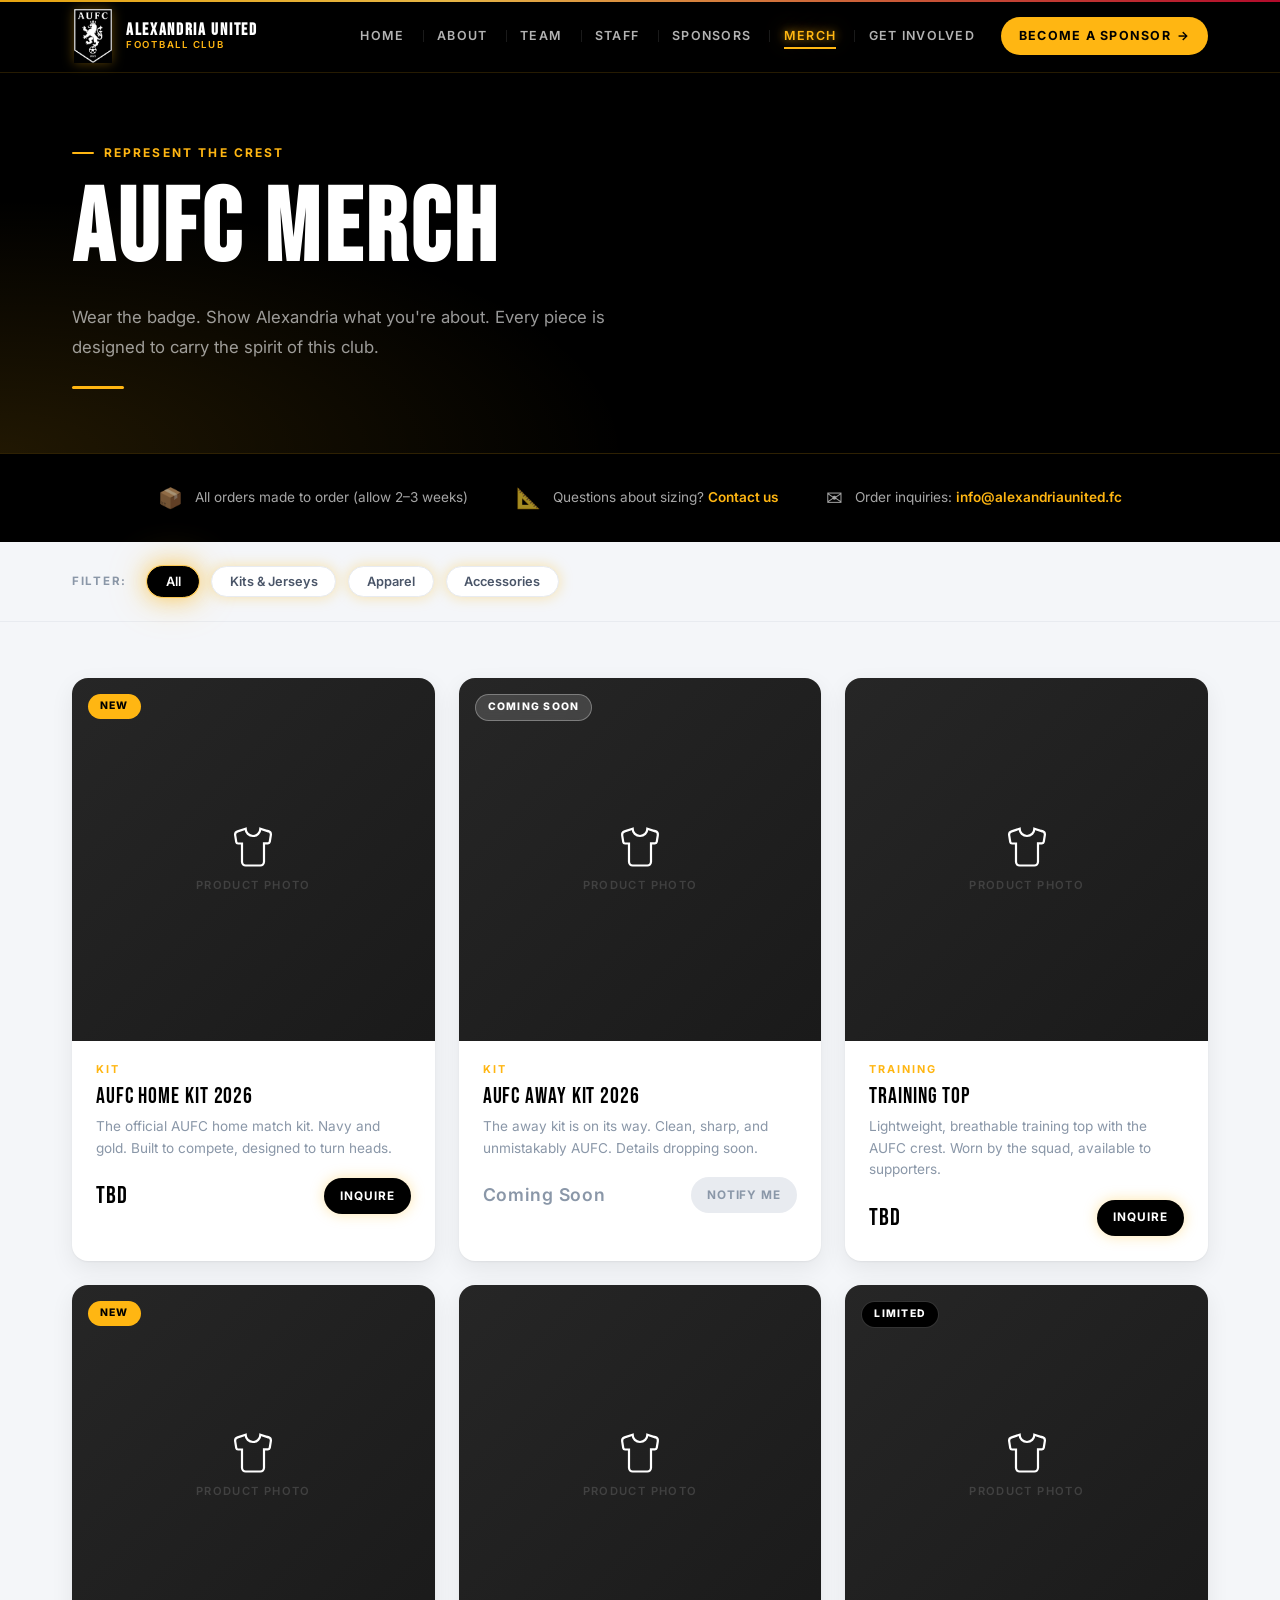
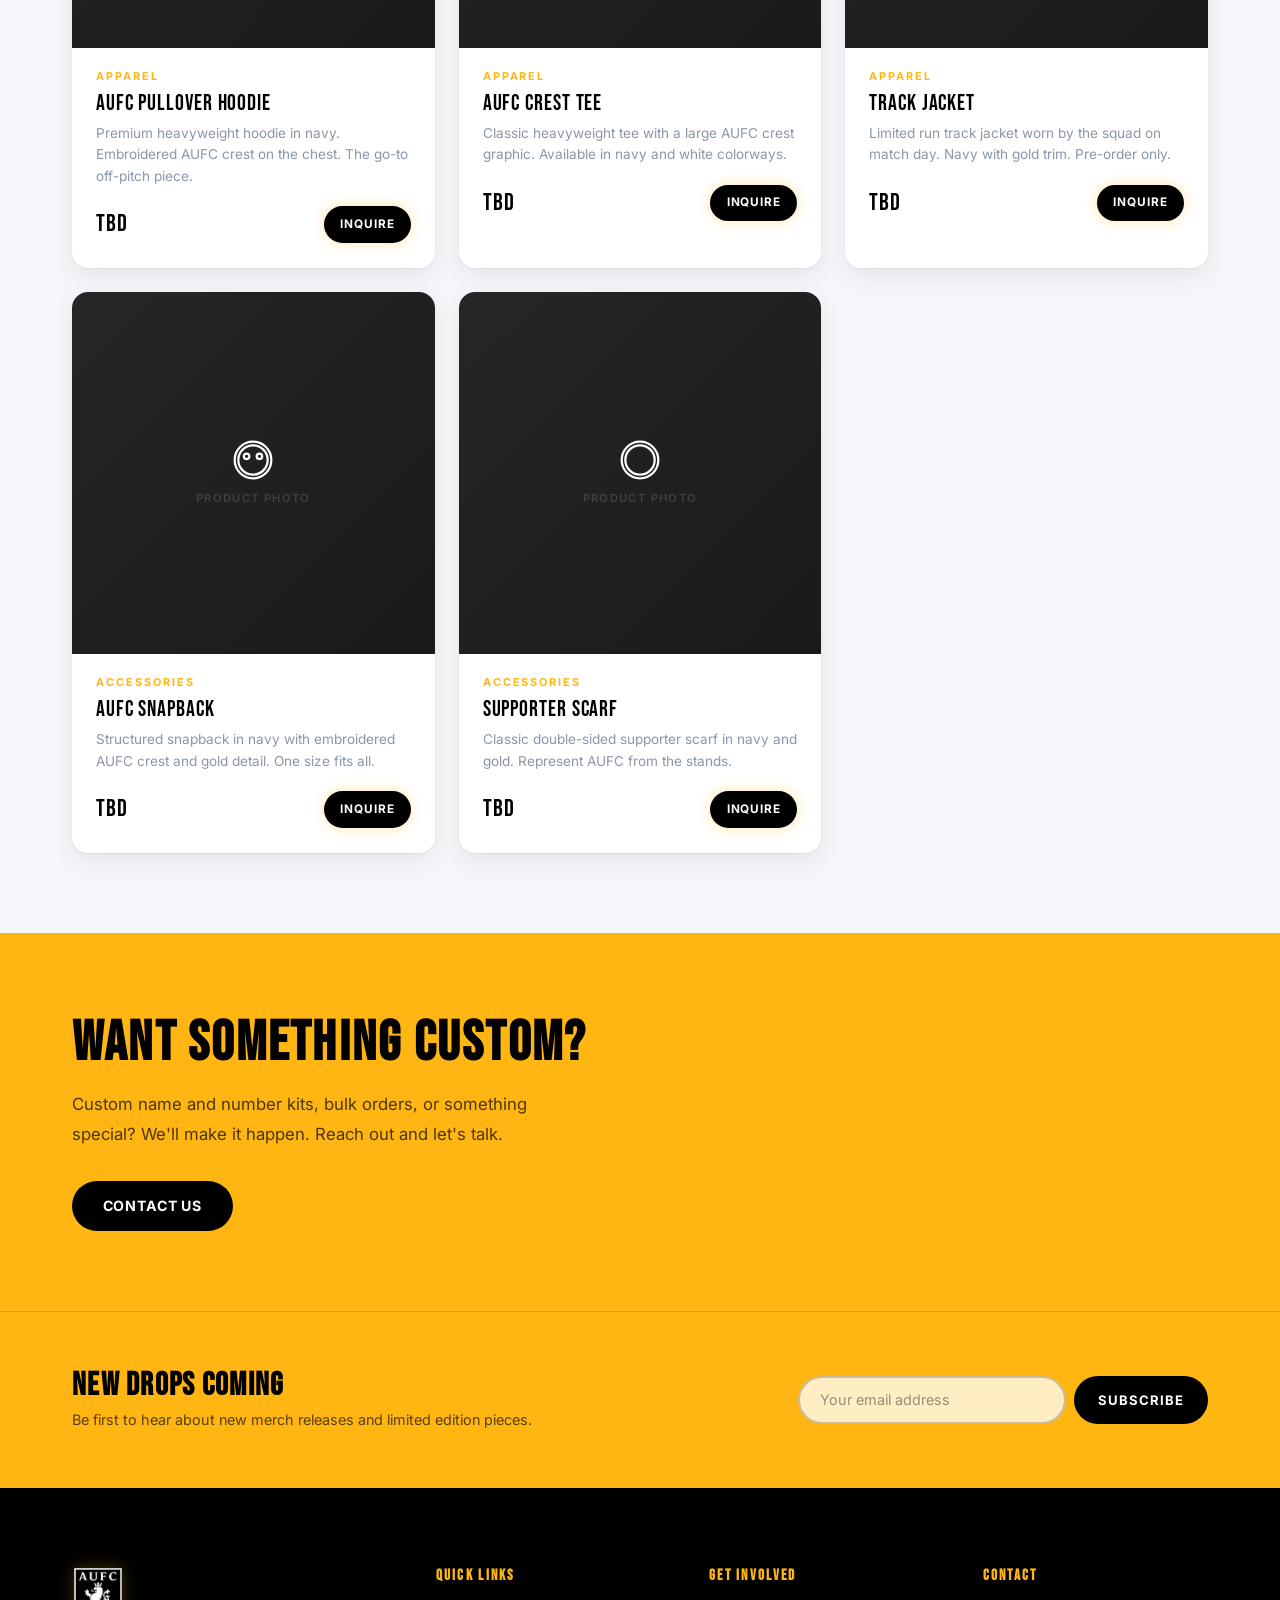
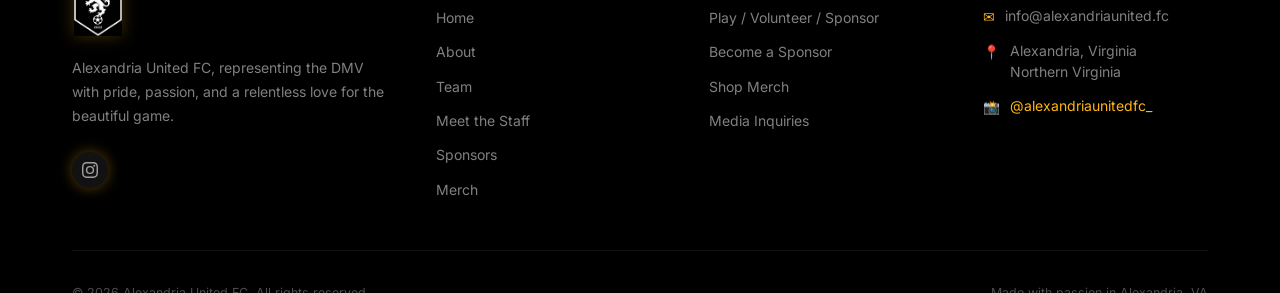
<file: store.html>
<!DOCTYPE html>
<html lang="en">
<head>
  <meta charset="UTF-8">
  <meta name="viewport" content="width=device-width, initial-scale=1.0">
  <meta http-equiv="refresh" content="0; url=merch.html">
  <link rel="canonical" href="merch.html">
  <title>Store | Alexandria United FC</title>
  <link rel="icon" type="image/png" href="assets/aufc-crest-color.png">
  <link rel="apple-touch-icon" href="assets/aufc-crest-color.png">
  <link rel="stylesheet" href="styles.css?v=5">
  <style>
    body { display: flex; align-items: center; justify-content: center; min-height: 100vh; background: var(--navy); text-align: center; }
    .redirect-box p { color: rgba(255,255,255,0.6); margin-top: 1rem; }
    .redirect-box a { color: var(--gold); font-weight: 700; }
  </style>
</head>
<body>
  <div class="redirect-box">
    <span class="section-label">Redirecting</span>
    <h1 style="color:#fff;">Moved to Merch</h1>
    <p>Our store has moved. If you're not redirected automatically, <a href="merch.html">shop the merch page here</a>.</p>
  </div>
</body>
</html>
</file>
<file: styles.css>
/* ============================================================
   ALEXANDRIA UNITED FC - Global Styles
   ============================================================ */

@import url('https://fonts.googleapis.com/css2?family=Bebas+Neue&family=Inter:ital,wght@0,300;0,400;0,500;0,600;0,700;0,800;1,400&display=swap');

/* ── Variables ──────────────────────────────────────────── */
:root {
  --navy:       #000000;
  --navy-mid:   #1A1A1A;
  --navy-light: #262626;
  --gold:       #FFB612;
  --gold-light: #FFC94D;
  --gold-dark:  #D99900;
  --red:        #C60C30;
  --red-light:  #E01438;
  --red-dark:   #9E0926;
  --white:      #FFFFFF;
  --off-white:  #F4F6F9;
  --gray-light: #E8EBF0;
  --gray-mid:   #8A97A8;
  --gray-dark:  #4A5568;
  --text:       #000000;
  --radius:     6px;
  --radius-lg:  16px;
  --shadow:     0 1px 2px rgba(0,0,0,0.05), 0 8px 24px rgba(0,0,0,0.07);
  --shadow-lg:  0 2px 4px rgba(0,0,0,0.06), 0 18px 44px rgba(0,0,0,0.14);
  --transition: 0.25s ease;
  --max-width:  1200px;
}

/* ── Reset ──────────────────────────────────────────────── */
*, *::before, *::after { box-sizing: border-box; margin: 0; padding: 0; }
html { scroll-behavior: smooth; }
body {
  font-family: 'Inter', sans-serif;
  color: var(--text);
  background: var(--white);
  line-height: 1.6;
  font-size: 16px;
}
img { display: block; max-width: 100%; }
a { color: inherit; text-decoration: none; }
ul { list-style: none; }
button { cursor: pointer; border: none; background: none; font-family: inherit; }

/* ── Typography ─────────────────────────────────────────── */
h1, h2, h3, h4, h5 {
  font-family: 'Bebas Neue', sans-serif;
  letter-spacing: 0.04em;
  line-height: 1.1;
}
h1 { font-size: clamp(3rem, 8vw, 7rem); }
h2 { font-size: clamp(2rem, 5vw, 3.5rem); }
h3 { font-size: clamp(1.5rem, 3vw, 2rem); }
h4 { font-size: 1.25rem; letter-spacing: 0.08em; }
p  { font-size: 1rem; color: var(--gray-dark); line-height: 1.75; }

.section-label {
  font-size: 0.75rem;
  font-weight: 700;
  letter-spacing: 0.18em;
  text-transform: uppercase;
  color: var(--gold);
  margin-bottom: 0.75rem;
  display: inline-flex;
  align-items: center;
  gap: 0.6rem;
}
.section-label::before {
  content: '';
  width: 22px; height: 2px;
  background: currentColor;
  border-radius: 2px;
}

/* ── Layout helpers ─────────────────────────────────────── */
.container {
  max-width: var(--max-width);
  margin: 0 auto;
  padding: 0 2rem;
}
section { padding: 5rem 0; }
.section-dark { background: var(--navy); }
.section-dark h2, .section-dark h3 { color: var(--white); }
.section-header {
  text-align: left;
  margin-bottom: 3rem;
}
.section-header h2 { color: var(--navy); }
.section-header p  { max-width: 600px; margin: 1rem 0 0; }

/* ── Buttons ────────────────────────────────────────────── */
.btn {
  display: inline-flex;
  align-items: center;
  gap: 0.5rem;
  padding: 0.85rem 2rem;
  border-radius: 999px;
  font-weight: 700;
  font-size: 0.9rem;
  letter-spacing: 0.06em;
  text-transform: uppercase;
  transition: all var(--transition);
}
.btn-primary {
  background: var(--gold);
  color: var(--navy);
}
.btn-primary:hover { background: var(--gold-light); transform: translateY(-2px); box-shadow: 0 6px 20px rgba(255,182,18,0.4); }
.btn-outline {
  border: 2px solid var(--white);
  color: var(--white);
}
.btn-outline:hover { background: var(--white); color: var(--navy); transform: translateY(-2px); }
.btn-navy {
  background: var(--navy);
  color: var(--white);
}
.btn-navy:hover { background: var(--navy-mid); transform: translateY(-2px); box-shadow: var(--shadow); }
.btn-gold-outline {
  border: 2px solid var(--gold);
  color: var(--gold);
}
.btn-gold-outline:hover { background: var(--gold); color: var(--navy); transform: translateY(-2px); }
.btn-red {
  background: var(--red);
  color: var(--white);
}
.btn-red:hover { background: var(--red-light); transform: translateY(-2px); box-shadow: 0 6px 20px rgba(198,12,48,0.35); }

/* ── NAV ────────────────────────────────────────────────── */
nav {
  position: fixed;
  top: 0; left: 0; right: 0;
  z-index: 1000;
  background: rgba(0,0,0,0.97);
  backdrop-filter: blur(12px);
  -webkit-backdrop-filter: blur(12px);
  border-bottom: 1px solid rgba(255,182,18,0.15);
  transition: all var(--transition);
}
nav::before {
  content: '';
  position: absolute;
  top: 0; left: 0; right: 0;
  height: 2px;
  background: linear-gradient(90deg, var(--gold) 0%, var(--gold-light) 35%, var(--red) 100%);
  opacity: 0.9;
}
nav.is-scrolled {
  background: rgba(0,0,0,0.99);
  box-shadow: 0 12px 32px rgba(0,0,0,0.45);
}
.nav-progress {
  position: absolute;
  top: 2px; left: 0; right: 0;
  height: 2px;
  overflow: hidden;
  z-index: 1001;
}
.nav-progress-bar {
  display: block;
  height: 100%;
  width: 0%;
  background: linear-gradient(90deg, var(--red) 0%, var(--gold) 55%, var(--gold-light) 100%);
  box-shadow: 0 0 10px rgba(255,182,18,0.7);
  transition: width 0.1s linear;
}
.nav-inner {
  max-width: var(--max-width);
  margin: 0 auto;
  padding: 0 2rem;
  height: 72px;
  display: flex;
  align-items: center;
  justify-content: space-between;
  transition: height var(--transition);
}
nav.is-scrolled .nav-inner { height: 60px; }
.nav-logo {
  display: flex;
  align-items: center;
  gap: 0.75rem;
}
.nav-logo .logo-mark {
  width: 42px; height: 54px;
  display: flex;
  align-items: center;
  justify-content: center;
  flex-shrink: 0;
  filter: drop-shadow(0 0 6px rgba(255,182,18,0.35));
  transition: all var(--transition);
}
nav.is-scrolled .nav-logo .logo-mark { width: 36px; height: 46px; }
.nav-logo .logo-mark img {
  width: 100%; height: 100%;
  object-fit: contain;
  font-size: 0; color: transparent; /* hide alt text if the crest file is missing */
  transition: transform var(--transition), filter var(--transition);
}
.nav-logo:hover .logo-mark img {
  transform: scale(1.08);
  filter: drop-shadow(0 0 10px rgba(255,182,18,0.65));
}
.nav-logo .logo-text { display: flex; flex-direction: column; line-height: 1.1; }
.nav-logo .logo-text strong {
  font-family: 'Bebas Neue', sans-serif;
  font-size: 1.05rem;
  letter-spacing: 0.1em;
  color: var(--white);
}
.nav-logo .logo-text small {
  font-size: 0.6rem;
  letter-spacing: 0.18em;
  text-transform: uppercase;
  color: var(--gold);
  font-weight: 600;
}
.nav-links {
  display: flex;
  align-items: center;
  gap: 0.25rem;
}
.nav-links a:not(.nav-cta) {
  position: relative;
  white-space: nowrap;
  padding: 0.5rem 0.9rem;
  font-size: 0.78rem;
  font-weight: 600;
  letter-spacing: 0.1em;
  text-transform: uppercase;
  color: rgba(255,255,255,0.7);
  transition: color var(--transition);
}
.nav-links a:not(.nav-cta):not(:first-child)::before {
  content: '';
  position: absolute;
  left: 0; top: 50%;
  transform: translateY(-50%);
  width: 1px; height: 12px;
  background: rgba(255,255,255,0.1);
}
.nav-links a:not(.nav-cta)::after {
  content: '';
  position: absolute;
  left: 0.9rem; right: 0.9rem;
  bottom: 0.3rem;
  height: 2px;
  background: var(--gold);
  transform: scaleX(0);
  transform-origin: center;
  transition: transform var(--transition);
}
.nav-links a:not(.nav-cta):hover { color: var(--white); }
.nav-links a:not(.nav-cta):hover::after,
.nav-links a:not(.nav-cta).active::after { transform: scaleX(1); }
.nav-links a.active { color: var(--gold); }
.nav-cta {
  display: inline-flex;
  align-items: center;
  gap: 0.4rem;
  padding: 0.55rem 1.1rem;
  border-radius: 999px;
  font-size: 0.78rem;
  font-weight: 700;
  letter-spacing: 0.1em;
  text-transform: uppercase;
  white-space: nowrap;
  background: var(--gold) !important;
  color: var(--navy) !important;
  margin-left: 0.5rem;
  transition: all var(--transition);
}
.nav-cta:hover { background: var(--gold-light) !important; transform: translateY(-1px); box-shadow: 0 6px 18px rgba(255,182,18,0.3); animation: none; }
.nav-cta::after { content: '\2192'; transition: transform var(--transition); }
.nav-cta:hover::after { transform: translateX(3px); }
.nav-cta { animation: navCtaPulse 2.6s ease-in-out infinite; }
@keyframes navCtaPulse {
  0%, 100% { box-shadow: 0 0 0 0 rgba(255,182,18,0.45); }
  50% { box-shadow: 0 0 0 7px rgba(255,182,18,0); }
}

.nav-hamburger {
  display: none;
  flex-direction: column;
  gap: 5px;
  padding: 8px;
}
.nav-hamburger span {
  display: block;
  width: 24px; height: 2px;
  background: var(--white);
  border-radius: 2px;
  transition: all var(--transition);
}
.nav-hamburger.open span:nth-child(1) { transform: translateY(7px) rotate(45deg); }
.nav-hamburger.open span:nth-child(2) { opacity: 0; }
.nav-hamburger.open span:nth-child(3) { transform: translateY(-7px) rotate(-45deg); }

/* Mobile nav */
.mobile-menu {
  display: none;
  position: fixed;
  top: 72px; left: 0; right: 0;
  background: var(--navy);
  border-top: 1px solid rgba(255,182,18,0.15);
  padding: 1.5rem;
  flex-direction: column;
  gap: 0.5rem;
  z-index: 999;
}
.mobile-menu.open { display: flex; }
.mobile-menu a {
  padding: 0.75rem 1rem;
  font-size: 0.9rem;
  font-weight: 600;
  letter-spacing: 0.1em;
  text-transform: uppercase;
  color: rgba(255,255,255,0.75);
  border-radius: var(--radius);
  transition: all var(--transition);
}
.mobile-menu a:hover { color: var(--gold); background: rgba(255,182,18,0.08); }

/* ── PAGE HERO (inner pages) ────────────────────────────── */
.page-hero {
  padding: 8.5rem 0 4rem;
  background: var(--navy);
  border-bottom: 1px solid rgba(255,182,18,0.18);
  position: relative;
  overflow: hidden;
}
.page-hero::before {
  content: '';
  position: absolute;
  inset: 0;
  background: radial-gradient(ellipse 70% 80% at 0% 100%, rgba(255,182,18,0.13) 0%, transparent 70%);
}
.page-hero .container { position: relative; z-index: 1; text-align: left; }
.page-hero h1 { color: var(--white); }
.page-hero p {
  color: rgba(255,255,255,0.6);
  max-width: 580px;
  margin: 1rem 0 0;
  font-size: 1.05rem;
}
.gold-line {
  width: 52px; height: 3px;
  background: var(--gold);
  margin: 1.5rem 0 0;
  border-radius: 2px;
}

/* ── FOOTER ─────────────────────────────────────────────── */
footer {
  background: var(--navy);
  color: var(--white);
  padding: 5rem 0 2rem;
}
.footer-top {
  display: grid;
  grid-template-columns: 1.4fr 1fr 1fr 1fr;
  gap: 3rem;
  padding-bottom: 3rem;
  border-bottom: 1px solid rgba(255,255,255,0.07);
}
.footer-brand .logo-mark {
  width: 52px; height: 68px;
  display: flex;
  align-items: center;
  justify-content: center;
  margin-bottom: 1.25rem;
}
.footer-brand .logo-mark img {
  width: 100%; height: 100%;
  object-fit: contain;
  font-size: 0; color: transparent;
  filter: drop-shadow(0 0 8px rgba(255,182,18,0.25));
}
.footer-brand p { color: rgba(255,255,255,0.5); font-size: 0.875rem; line-height: 1.7; margin-bottom: 1.5rem; }
.footer-socials { display: flex; gap: 0.6rem; }
.footer-socials a {
  width: 36px; height: 36px;
  background: rgba(255,255,255,0.07);
  border-radius: 50%;
  display: flex; align-items: center; justify-content: center;
  font-size: 0.8rem;
  color: rgba(255,255,255,0.6);
  transition: all var(--transition);
}
.footer-socials a:hover { background: var(--gold); color: var(--navy); }
.footer-col h5 {
  font-family: 'Bebas Neue', sans-serif;
  font-size: 0.95rem;
  letter-spacing: 0.15em;
  color: var(--gold);
  margin-bottom: 1.25rem;
}
.footer-col ul { display: flex; flex-direction: column; gap: 0.55rem; }
.footer-col ul li a {
  font-size: 0.875rem;
  color: rgba(255,255,255,0.5);
  transition: color var(--transition);
}
.footer-col ul li a:hover { color: var(--gold); }
.contact-item {
  display: flex; gap: 0.65rem; align-items: flex-start;
  margin-bottom: 0.8rem;
}
.contact-item .ci-icon { color: var(--gold); font-size: 0.85rem; margin-top: 2px; flex-shrink: 0; }
.contact-item span { font-size: 0.875rem; color: rgba(255,255,255,0.5); line-height: 1.5; }
.footer-bottom {
  display: flex; align-items: center; justify-content: space-between;
  padding-top: 2rem;
  font-size: 0.78rem;
  color: rgba(255,255,255,0.3);
  flex-wrap: wrap;
  gap: 0.75rem;
}
.footer-bottom a { color: var(--gold); }

/* ── NEWSLETTER STRIP ───────────────────────────────────── */
.newsletter-strip {
  background: var(--gold);
  padding: 3.5rem 0;
}
.newsletter-inner {
  display: flex;
  align-items: center;
  justify-content: space-between;
  gap: 2rem;
  flex-wrap: wrap;
}
.newsletter-strip h3 { color: var(--navy); font-size: 2rem; }
.newsletter-strip p { color: rgba(0,0,0,0.65); font-size: 0.9rem; margin-top: 0.25rem; }
.newsletter-form { display: flex; gap: 0.5rem; }
.newsletter-form input {
  padding: 0.85rem 1.25rem;
  border: 2px solid rgba(0,0,0,0.2);
  border-radius: 999px;
  font-size: 0.9rem;
  font-family: inherit;
  background: rgba(255,255,255,0.75);
  color: var(--navy);
  width: 260px;
  outline: none;
  transition: all var(--transition);
}
.newsletter-form input::placeholder { color: rgba(0,0,0,0.4); }
.newsletter-form input:focus { background: white; border-color: var(--navy); }
.newsletter-form button {
  padding: 0.85rem 1.5rem;
  background: var(--navy);
  color: white;
  border-radius: 999px;
  font-weight: 700;
  font-size: 0.82rem;
  letter-spacing: 0.08em;
  text-transform: uppercase;
  transition: all var(--transition);
}
.newsletter-form button:hover { background: var(--navy-mid); transform: translateY(-2px); }

/* ── CARDS ──────────────────────────────────────────────── */
.card {
  background: var(--white);
  border-radius: var(--radius-lg);
  box-shadow: var(--shadow);
  overflow: hidden;
  transition: transform var(--transition), box-shadow var(--transition);
}
.card:hover { transform: translateY(-6px); box-shadow: var(--shadow-lg); }

/* ── PHOTO PLACEHOLDER ──────────────────────────────────── */
.photo-placeholder {
  width: 100%;
  height: 100%;
  background: linear-gradient(135deg, var(--navy-light) 0%, var(--navy-mid) 100%);
  display: flex;
  align-items: center;
  justify-content: center;
  flex-direction: column;
  gap: 0.5rem;
  color: rgba(255,255,255,0.15);
  font-size: 0.7rem;
  letter-spacing: 0.12em;
  text-transform: uppercase;
  font-weight: 600;
}

/* ── TICKER (crossing scrolling bands) ─────────────────── */
.ticker-stage {
  position: relative;
  overflow: hidden;
  padding: 2.75rem 0;
  background: var(--white);
}
.ticker {
  position: relative;
  width: 110%;
  margin-left: -5%;
  overflow: hidden;
  padding: 0.95rem 0;
  box-shadow: 0 10px 30px rgba(0,0,0,0.18);
}
.ticker.gold { background: var(--gold); color: var(--navy); z-index: 2; }
.ticker.dark { background: var(--navy); color: var(--white); z-index: 1; }
.ticker.tilt-up   { transform: rotate(-2.5deg); }
.ticker.tilt-down { transform: rotate(2deg); margin-top: -0.6rem; }
.ticker-track {
  display: flex;
  width: max-content;
  animation: tickerScroll 34s linear infinite;
}
.ticker.reverse .ticker-track { animation-direction: reverse; animation-duration: 40s; }
.ticker-group { display: flex; align-items: center; flex-shrink: 0; }
.ticker-item {
  font-family: 'Bebas Neue', sans-serif;
  font-size: clamp(1.9rem, 4.5vw, 3.2rem);
  letter-spacing: 0.04em;
  line-height: 1;
  white-space: nowrap;
  padding: 0 1.25rem;
  text-transform: uppercase;
}
.ticker.gold .ticker-item.outline { color: transparent; -webkit-text-stroke: 1.3px var(--navy); }
.ticker.dark .ticker-item.outline { color: transparent; -webkit-text-stroke: 1.3px var(--gold); }
.ticker-star { font-size: 1.1rem; }
.ticker.dark .ticker-star { color: var(--gold); }
@keyframes tickerScroll { from { transform: translateX(0); } to { transform: translateX(-25%); } }

/* ── LINE LIST (numbered rows, no cards) ───────────────── */
.line-list { border-top: 1px solid var(--gray-light); }
.line-row {
  display: grid;
  grid-template-columns: 72px 1fr;
  gap: 0 1.5rem;
  padding: 1.75rem 0;
  border-bottom: 1px solid var(--gray-light);
}
.line-num {
  font-family: 'Bebas Neue', sans-serif;
  font-size: 2.4rem;
  line-height: 1;
  color: transparent;
  -webkit-text-stroke: 1.5px var(--gold-dark);
}
.line-row h3 { color: var(--navy); font-size: 1.9rem; line-height: 1; margin-bottom: 0.5rem; }
.line-row p { max-width: 620px; font-size: 0.98rem; }
.line-link {
  display: inline-flex;
  align-items: center;
  gap: 0.4rem;
  margin-top: 0.9rem;
  font-size: 0.78rem;
  font-weight: 700;
  letter-spacing: 0.12em;
  text-transform: uppercase;
  color: var(--navy);
  border-bottom: 2px solid var(--gold);
  padding-bottom: 0.2rem;
  transition: gap var(--transition), color var(--transition);
}
.line-link::after { content: '\2192'; }
.line-link:hover { gap: 0.7rem; color: var(--gold-dark); }

/* Separate back-to-back gold sections */
.sponsor-cta + .newsletter-strip,
.custom-section + .newsletter-strip { border-top: 1px solid rgba(0,0,0,0.14); }

/* ── PHOTO BANNER ───────────────────────────────────────── */
.photo-banner {
  position: relative;
  min-height: 460px;
  display: flex;
  align-items: flex-end;
  background: var(--navy);
  overflow: hidden;
}
.photo-banner img {
  position: absolute; inset: 0;
  width: 100%; height: 100%;
  object-fit: cover;
}
.photo-banner::after {
  content: '';
  position: absolute; inset: 0;
  background: linear-gradient(180deg, rgba(0,0,0,0) 35%, rgba(0,0,0,0.85) 100%);
}
.photo-banner .container { position: relative; z-index: 1; width: 100%; padding-bottom: 3rem; }
.photo-banner h2 { color: var(--white); max-width: 560px; }
.photo-banner p { color: rgba(255,255,255,0.7); max-width: 480px; margin-top: 0.5rem; }

/* ── SEASON BOARD (animated rows + count-up record) ─────── */
.season-board { background: var(--navy); overflow: hidden; }
.season-board + .section-dark { border-top: 1px solid rgba(255,182,18,0.18); }
.season-board .section-header h2 { color: var(--white); }
.season-board .section-header p { color: rgba(255,255,255,0.55); }

.board-record {
  display: grid;
  grid-template-columns: repeat(4, 1fr);
  gap: 1rem;
  margin-bottom: 3rem;
  padding: 1.5rem 0;
  border-top: 1px solid rgba(255,182,18,0.25);
  border-bottom: 1px solid rgba(255,182,18,0.25);
}
.record-item { display: flex; flex-direction: column; gap: 0.35rem; }
.record-num {
  font-family: 'Bebas Neue', sans-serif;
  font-size: clamp(2.6rem, 6vw, 4.5rem);
  line-height: 1;
  color: var(--gold);
  text-shadow: 0 0 24px rgba(255,182,18,0.35);
  font-variant-numeric: tabular-nums;
}
.record-num.loss { color: var(--red-light); text-shadow: 0 0 24px rgba(224,20,56,0.35); }
.record-label { font-size: 0.7rem; font-weight: 700; letter-spacing: 0.16em; text-transform: uppercase; color: rgba(255,255,255,0.5); }

.board { border-bottom: 1px solid rgba(255,255,255,0.12); }
.board-row {
  position: relative;
  display: grid;
  grid-template-columns: 56px 180px 1fr;
  align-items: center;
  gap: 1rem;
  padding: 1.6rem 0;
  border-top: 1px solid rgba(255,255,255,0.12);
  cursor: default;
}
.board-row::before {
  content: '';
  position: absolute;
  top: -1px; left: 0;
  height: 2px; width: 100%;
  background: linear-gradient(90deg, var(--gold), var(--gold-light) 60%, transparent);
  box-shadow: 0 0 12px rgba(255,182,18,0.6);
  transform: scaleX(0);
  transform-origin: left;
  transition: transform 1.1s cubic-bezier(.2,.7,.2,1);
}
.board-row.in::before, .board-row:hover::before { transform: scaleX(1); }
.board-idx { font-family: 'Bebas Neue', sans-serif; font-size: 1.1rem; color: var(--gold); letter-spacing: 0.08em; }
.board-label { font-size: 0.72rem; font-weight: 700; letter-spacing: 0.18em; text-transform: uppercase; color: rgba(255,255,255,0.5); }
.board-value {
  justify-self: end;
  font-family: 'Bebas Neue', sans-serif;
  font-size: clamp(2.4rem, 7vw, 5.75rem);
  line-height: 0.95;
  letter-spacing: 0.02em;
  text-transform: uppercase;
  text-align: right;
  color: transparent;
  -webkit-text-stroke: 1.5px rgba(255,255,255,0.85);
  transition: color 0.9s ease 0.35s, text-shadow 0.4s ease, -webkit-text-stroke-color 0.4s ease;
}
.board-row.in .board-value { color: var(--white); }
.board-row:hover .board-value {
  color: var(--gold);
  -webkit-text-stroke-color: var(--gold);
  text-shadow: 0 0 18px rgba(255,182,18,0.55), 0 0 40px rgba(255,182,18,0.25);
  transition-delay: 0s;
}

/* Scroll-in reveal (only when JS is running and motion is allowed) */
.js .reveal { opacity: 0; transform: translateX(-40px); transition: opacity 0.7s ease, transform 0.8s cubic-bezier(.2,.7,.2,1); }
.js .reveal.in { opacity: 1; transform: none; }
.js .board-row.reveal:nth-child(2) { transition-delay: 0.12s; }
.js .board-row.reveal:nth-child(3) { transition-delay: 0.24s; }

@media (max-width: 640px) {
  .board-record { grid-template-columns: repeat(4, 1fr); gap: 0.25rem; margin-bottom: 2rem; padding: 1.1rem 0; }
  .record-label { font-size: 0.56rem; letter-spacing: 0.1em; }
  .board-row { grid-template-columns: 30px 1fr; row-gap: 0.35rem; padding: 1.25rem 0; }
  .board-value { grid-column: 1 / -1; justify-self: start; text-align: left; font-size: 3rem; }
}

/* ── GLOW ON EVERYTHING CLICKABLE ───────────────────────── */
:root {
  --glow-soft:   0 0 14px rgba(255,182,18,0.35);
  --glow-strong: 0 0 0 1px rgba(255,182,18,0.55), 0 0 22px rgba(255,182,18,0.65), 0 0 44px rgba(255,182,18,0.3);
  --glow-text:   0 0 10px rgba(255,182,18,0.75), 0 0 22px rgba(255,182,18,0.4);
}

/* Buttons and pills: soft glow at rest, bright glow on hover/focus/tap */
.btn, .product-cta:not(.coming), .filter-btn, .form-submit, .newsletter-form button {
  box-shadow: var(--glow-soft);
  transition: all var(--transition), box-shadow 0.3s ease;
}
.btn:hover, .btn:focus-visible, .btn:active,
.product-cta:not(.coming):hover, .product-cta:not(.coming):focus-visible, .product-cta:not(.coming):active,
.filter-btn:hover, .filter-btn:focus-visible, .filter-btn:active, .filter-btn.active,
.form-submit:hover, .form-submit:focus-visible, .form-submit:active,
.newsletter-form button:hover, .newsletter-form button:focus-visible, .newsletter-form button:active {
  box-shadow: var(--glow-strong);
}
.nav-cta:hover, .nav-cta:focus-visible, .nav-cta:active { box-shadow: var(--glow-strong); }

/* Tiles and round icons */
.quick-card { transition: background var(--transition), box-shadow 0.3s ease; }
.quick-card:hover, .quick-card:focus-visible, .quick-card:active {
  box-shadow: inset 0 0 0 1px rgba(255,182,18,0.45), 0 0 28px rgba(255,182,18,0.22);
}
.quick-card:hover .quick-num { filter: drop-shadow(0 0 8px rgba(255,182,18,0.8)); }
.footer-socials a { box-shadow: var(--glow-soft); }
.footer-socials a:hover, .footer-socials a:focus-visible, .footer-socials a:active { box-shadow: var(--glow-strong); }
.nav-hamburger:hover span, .nav-hamburger:active span { box-shadow: 0 0 8px rgba(255,182,18,0.8); }

/* Text links: the text itself glows */
.nav-links a:not(.nav-cta):hover, .nav-links a:not(.nav-cta):focus-visible, .nav-links a.active,
.mobile-menu a:hover, .mobile-menu a:active,
.footer-col ul li a:hover, .footer-col ul li a:focus-visible, .footer-col ul li a:active,
.line-link:hover, .line-link:focus-visible, .line-link:active,
.tier-link:hover, .tier-link:focus-visible, .tier-link:active,
.contact-item a:hover, .contact-item a:active,
.quick-card:hover .quick-arrow {
  text-shadow: var(--glow-text);
}
.line-link:hover, .line-link:active { box-shadow: 0 6px 14px -6px rgba(255,182,18,0.9); }
.nav-logo:hover .logo-text strong { text-shadow: var(--glow-text); }

/* Keyboard focus ring matches the glow */
a:focus-visible, button:focus-visible, input:focus-visible, select:focus-visible, textarea:focus-visible {
  outline: 2px solid var(--gold);
  outline-offset: 3px;
}

/* ── RESPONSIVE ─────────────────────────────────────────── */
@media (max-width: 1180px) {
  .nav-links { display: none; }
  .nav-hamburger { display: flex; }
}
@media (max-width: 960px) {
  .footer-top { grid-template-columns: 1fr 1fr; }
}
@media (max-width: 768px) {
  section { padding: 3.5rem 0; }
  .photo-banner { min-height: 380px; }
  .nav-links { display: none; }
  .nav-hamburger { display: flex; }
  .footer-top { grid-template-columns: 1fr; gap: 2rem; }
  .newsletter-inner { flex-direction: column; text-align: center; }
  .newsletter-form { flex-direction: column; width: 100%; }
  .newsletter-form input { width: 100%; }
  .footer-bottom { flex-direction: column; text-align: center; }
}
@media (max-width: 480px) {
  .container { padding: 0 1.25rem; }
}

@media (prefers-reduced-motion: reduce) {
  html { scroll-behavior: auto; }
  .ticker-track { animation: none; }
  .js .reveal { opacity: 1; transform: none; transition: none; }
  .board-row::before { transform: scaleX(1); transition: none; }
  .board-value { color: var(--white); transition: none; }
  .nav-cta { animation: none; }
}
</file>
<file: mobile.css>
/* ============================================================
   ALEXANDRIA UNITED FC - Mobile polish (phones only)
   Loaded after each page's own styles so these win on small screens.
   ============================================================ */

@media (max-width: 640px) {

  /* ── Shared rhythm ─────────────────────────────────────── */
  section { padding: 3rem 0; }
  .container { padding: 0 1.25rem; }
  h2 { font-size: 2.1rem; }

  .section-header { text-align: left; margin-bottom: 1.75rem; }
  .section-header p { margin: 0.6rem 0 0; font-size: 0.95rem; }

  .section-label {
    display: inline-flex;
    align-items: center;
    gap: 0.5rem;
    font-size: 0.68rem;
    margin-bottom: 0.6rem;
  }
  .section-label::before {
    content: '';
    width: 18px; height: 2px;
    background: currentColor;
    border-radius: 2px;
  }

  /* ── Page titles ───────────────────────────────────────── */
  .page-hero { padding: 6.75rem 0 2.5rem; border-bottom: 1px solid rgba(255,182,18,0.18); }
  .page-hero::before {
    background: radial-gradient(ellipse 90% 70% at 0% 100%, rgba(255,182,18,0.14) 0%, transparent 70%);
  }
  .page-hero .container { text-align: left; }
  .page-hero h1 { font-size: 3rem; line-height: 1; }
  .page-hero p { margin: 0.85rem 0 0; font-size: 0.95rem; line-height: 1.65; }
  .page-hero .gold-line { margin: 1.25rem 0 0; width: 44px; height: 3px; }
  .page-hero .btn { margin-top: 1.25rem !important; }

  /* Home hero */
  .home-hero { min-height: 88vh; align-items: flex-end; padding-bottom: 3rem; }
  .home-hero .container { text-align: left; }
  .home-hero h1 { font-size: 3.4rem; line-height: 0.95; margin-bottom: 1rem; }
  .home-hero p { margin: 0 0 1.75rem; font-size: 0.98rem; }
  .hero-actions { flex-direction: column; align-items: stretch; gap: 0.65rem; }
  .hero-actions .btn { justify-content: center; }

  /* ── Buttons ───────────────────────────────────────────── */
  .btn { padding: 0.8rem 1.4rem; font-size: 0.8rem; border-radius: 999px; }

  /* ── Cards: shared look ────────────────────────────────── */
  .contact-card, .product-card,
  .player-card, .staff-card, .scorer-card {
    border-radius: 16px;
    box-shadow: 0 1px 2px rgba(0,0,0,0.05), 0 6px 18px rgba(0,0,0,0.06);
    border: 1px solid rgba(0,0,0,0.05);
  }
  .product-card:hover, .player-card:hover { transform: none; }

  /* ── Home: season strip in one row ─────────────────────── */
  .season-strip { padding: 1.75rem 0; }
  .season-inner { grid-template-columns: repeat(4, 1fr); gap: 0.25rem; }
  .season-stat .stat-num { font-size: 2.1rem; }
  .season-stat .stat-label { font-size: 0.58rem; letter-spacing: 0.1em; }
  .season-note { margin-top: 1rem; font-size: 0.72rem; }

  /* Home: about teaser */
  .teaser-grid { gap: 1.5rem; }
  .teaser-img { border-radius: 16px; }
  .teaser-img img { height: 300px; }

  /* Home: explore tiles as a 2x2 grid */
  .quick-grid { grid-template-columns: 1fr 1fr; gap: 0.65rem; border-top: none; }
  .quick-card,
  .quick-card:first-child,
  .quick-card:nth-child(n) {
    border: 1px solid rgba(255,255,255,0.09) !important;
    border-radius: 16px;
    background: rgba(255,255,255,0.035);
    padding: 1.1rem 1rem 1rem;
    gap: 0.4rem;
  }
  .quick-num { font-size: 1.5rem; }
  .quick-card h4 { font-size: 1.15rem; }
  .quick-card p { font-size: 0.78rem; line-height: 1.45; }
  .quick-arrow { font-size: 0.66rem; padding-top: 0.35rem; }

  .sponsor-cta { padding: 3.5rem 0; text-align: left; }
  .sponsor-cta p { margin: 0 0 1.5rem; font-size: 0.95rem; }

  /* ── About ─────────────────────────────────────────────── */
  .about-hero-block { padding: 3rem 0; }
  .about-hero-grid img { height: 280px; border-radius: 16px; }
  .photo-strip { gap: 0.5rem; padding: 0.5rem; }
  .mission-section { text-align: left; padding: 3.5rem 0; }
  .mission-section h2 { font-size: 2rem; }
  .mission-section p { margin: 1rem 0 0; }

  .section-dark { text-align: left; }
  .section-dark p { margin-left: 0 !important; }

  /* ── Get Involved ──────────────────────────────────────── */
  .contact-section { padding: 3rem 0; }
  .contact-grid { gap: 0.75rem; }
  .contact-card { padding: 1.4rem; }
  .contact-card h3 { font-size: 1.5rem; margin-bottom: 1rem; }
  .contact-form-card { margin-top: 0.75rem; }

  /* ── Ticker + numbered lists ───────────────────────────── */
  .ticker-stage { padding: 2rem 0; }
  .ticker { padding: 0.75rem 0; }
  .ticker-item { font-size: 1.85rem; padding: 0 0.85rem; }
  .ticker-track { animation-duration: 26s; }
  .ticker.reverse .ticker-track { animation-duration: 30s; }
  .line-row { grid-template-columns: 44px 1fr; gap: 0 0.9rem; padding: 1.35rem 0; }
  .line-num { font-size: 1.8rem; }
  .line-row h3 { font-size: 1.6rem; margin-bottom: 0.35rem; }
  .line-row p { font-size: 0.9rem; line-height: 1.6; }

  /* ── Merch: 2-up shop grid ─────────────────────────────── */
  .sizing-strip { padding: 1.1rem 0; }
  .sizing-inner { flex-direction: column; align-items: flex-start; gap: 0.6rem; text-align: left; }
  .sizing-item span { font-size: 0.8rem; }
  .products-section { padding: 1.5rem 0 3rem; }
  .products-grid { grid-template-columns: 1fr 1fr; gap: 0.75rem; }
  .product-img { aspect-ratio: 4 / 5; }
  .product-img .photo-placeholder span { display: none; }
  .product-img .photo-placeholder svg { width: 32px; height: 32px; }
  .product-badge { top: 0.6rem; left: 0.6rem; font-size: 0.56rem; padding: 0.2rem 0.55rem; }
  .product-body { padding: 0.85rem 0.9rem 0.95rem; }
  .product-cat { font-size: 0.58rem; margin-bottom: 0.2rem; }
  .product-name { font-size: 1.05rem; margin-bottom: 0.6rem; }
  .product-desc { display: none; }
  .product-footer { flex-direction: column; align-items: stretch; gap: 0.55rem; }
  .product-price { font-size: 1.1rem; }
  .product-price.tbd { font-size: 0.85rem; }
  .product-cta { text-align: center; padding: 0.55rem 0.5rem; font-size: 0.66rem; border-radius: 999px; }
  .custom-section { padding: 3.5rem 0; text-align: left; }
  .custom-section p { margin: 0 0 1.5rem; }

  /* Filter chips scroll sideways instead of wrapping */
  .filter-bar { padding: 0.9rem 0; }
  .filter-inner { flex-wrap: nowrap; overflow-x: auto; scrollbar-width: none; gap: 0.5rem; }
  .filter-inner::-webkit-scrollbar { display: none; }
  .filter-label { display: none; }
  .filter-btn { flex-shrink: 0; white-space: nowrap; }

  /* ── Team ──────────────────────────────────────────────── */
  .roster-section { padding: 1.5rem 0 3rem; }
  .roster-grid { gap: 0.75rem; }
  .player-photo { aspect-ratio: 4 / 5; }
  .player-info { padding: 0.75rem 0.85rem 0.9rem; }

  /* ── Staff ─────────────────────────────────────────────── */
  .owner-section { padding: 3rem 0; }
  .owner-card { border-radius: 16px; }
  .owner-photo, .owner-photo .photo-placeholder { min-height: 220px !important; }
  .owner-body { padding: 1.5rem; }
  .owner-body .staff-name { font-size: 2.3rem; }
  .dept-section, .dark-section { padding: 2.5rem 0; }
  .dept-label { margin-bottom: 1.25rem; }
  .dept-label .line:first-child { display: none; }
  .staff-row { padding: 0.85rem 0.25rem; gap: 0.9rem; }
  .staff-row-photo { width: 46px; height: 46px; }

  /* ── Sponsors ──────────────────────────────────────────── */
  .reason-row { gap: 1rem; padding: 1.35rem 0; }
  .reason-num { width: 36px; font-size: 1.5rem; }
  .sponsor-strip {
    display: grid;
    grid-template-columns: 1fr 1fr;
    gap: 0.6rem;
    border: none;
    margin-top: 1.5rem;
  }
  .sponsor-name,
  .sponsor-name:first-child {
    display: flex; align-items: center; justify-content: center;
    min-height: 72px;
    padding: 1rem;
    font-size: 0.72rem;
    text-align: center;
    border: 1px solid var(--gray-light);
    border-radius: 14px;
    background: var(--off-white);
  }
  .sponsor-name:last-child:nth-child(odd) { grid-column: 1 / -1; }

  /* ── Newsletter + footer ───────────────────────────────── */
  .newsletter-strip { padding: 2.5rem 0; }
  .newsletter-inner { text-align: left; align-items: stretch; gap: 1.25rem; }
  .newsletter-strip h3 { font-size: 1.8rem; }
  .newsletter-form button { border-radius: 999px; }
  .newsletter-form input { border-radius: 999px; }

  footer { padding: 3rem 0 1.75rem; }
  .footer-top { grid-template-columns: 1fr 1fr; gap: 2rem 1.25rem; }
  .footer-brand, .footer-top .footer-col:last-child { grid-column: 1 / -1; }
  .footer-brand .logo-mark { width: 44px; height: 58px; margin-bottom: 1rem; }
  .footer-bottom { text-align: left; align-items: flex-start; gap: 0.35rem; }
}
</file>
